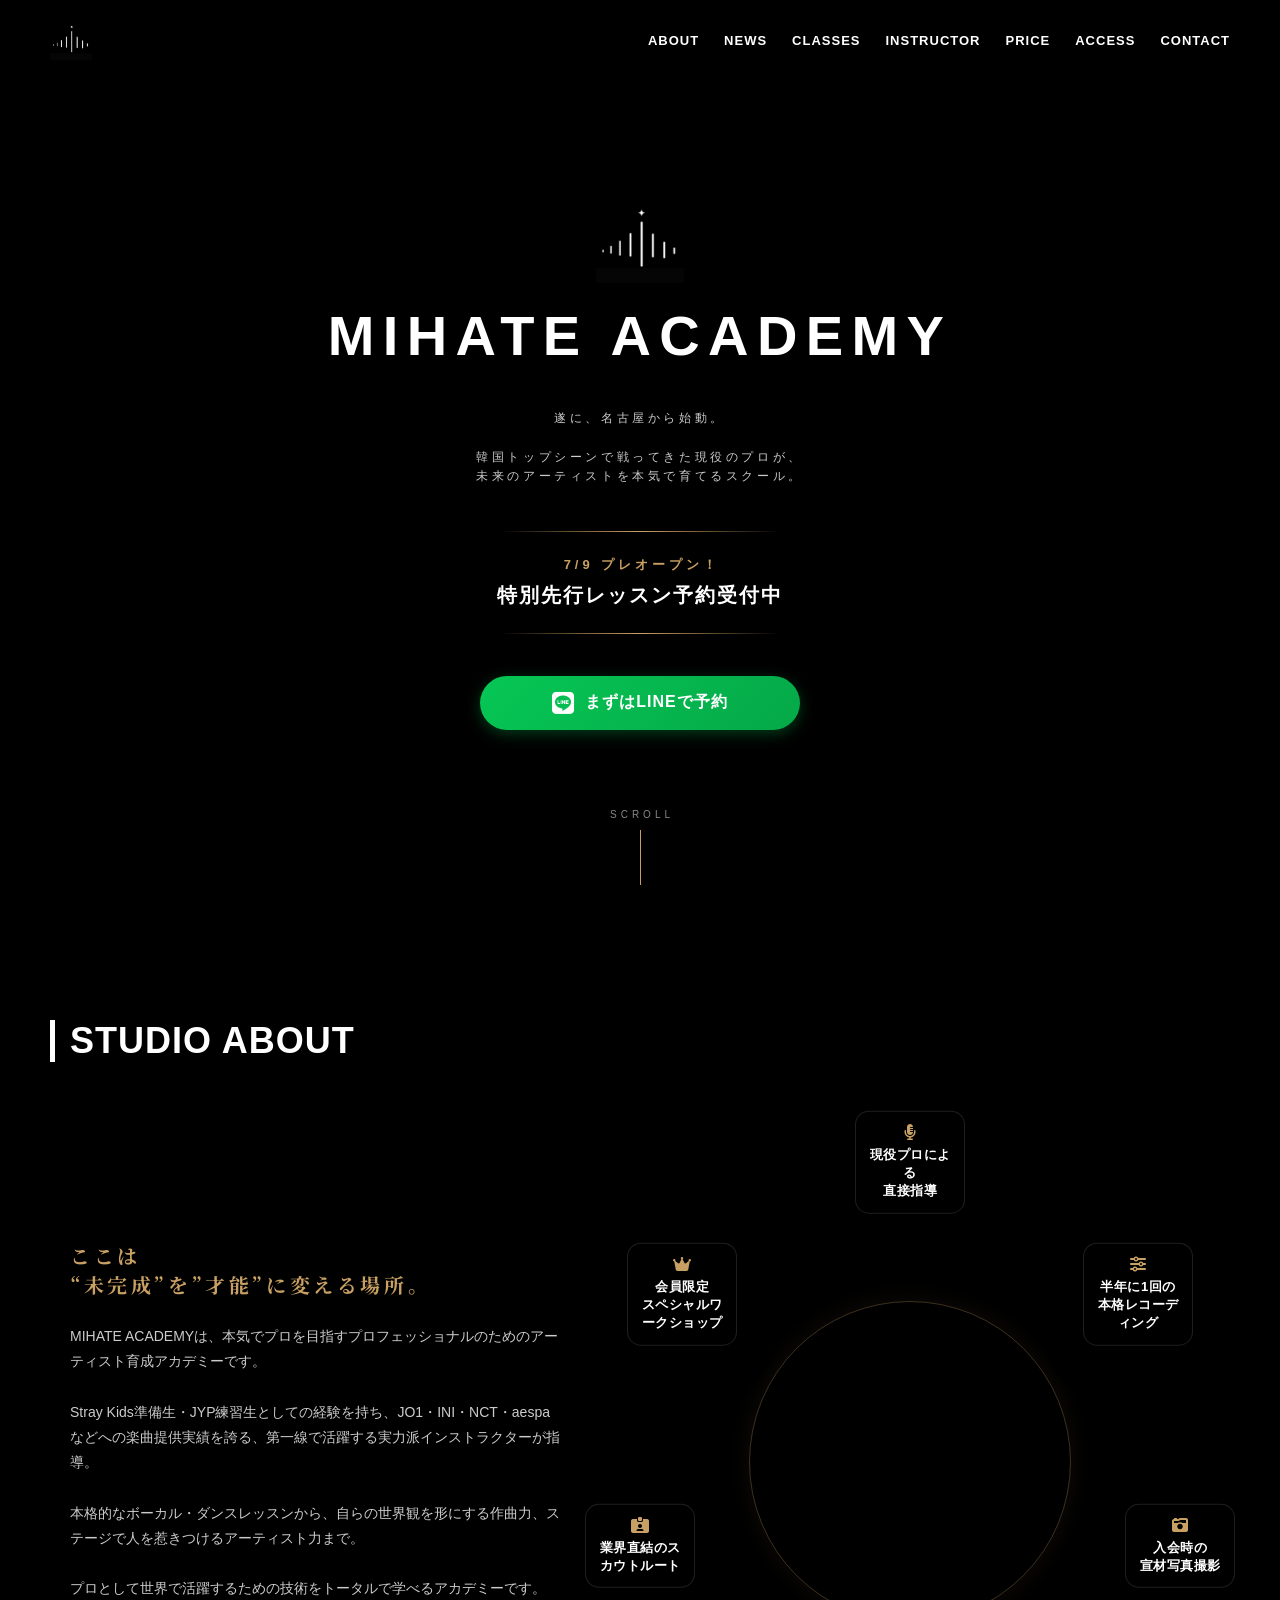
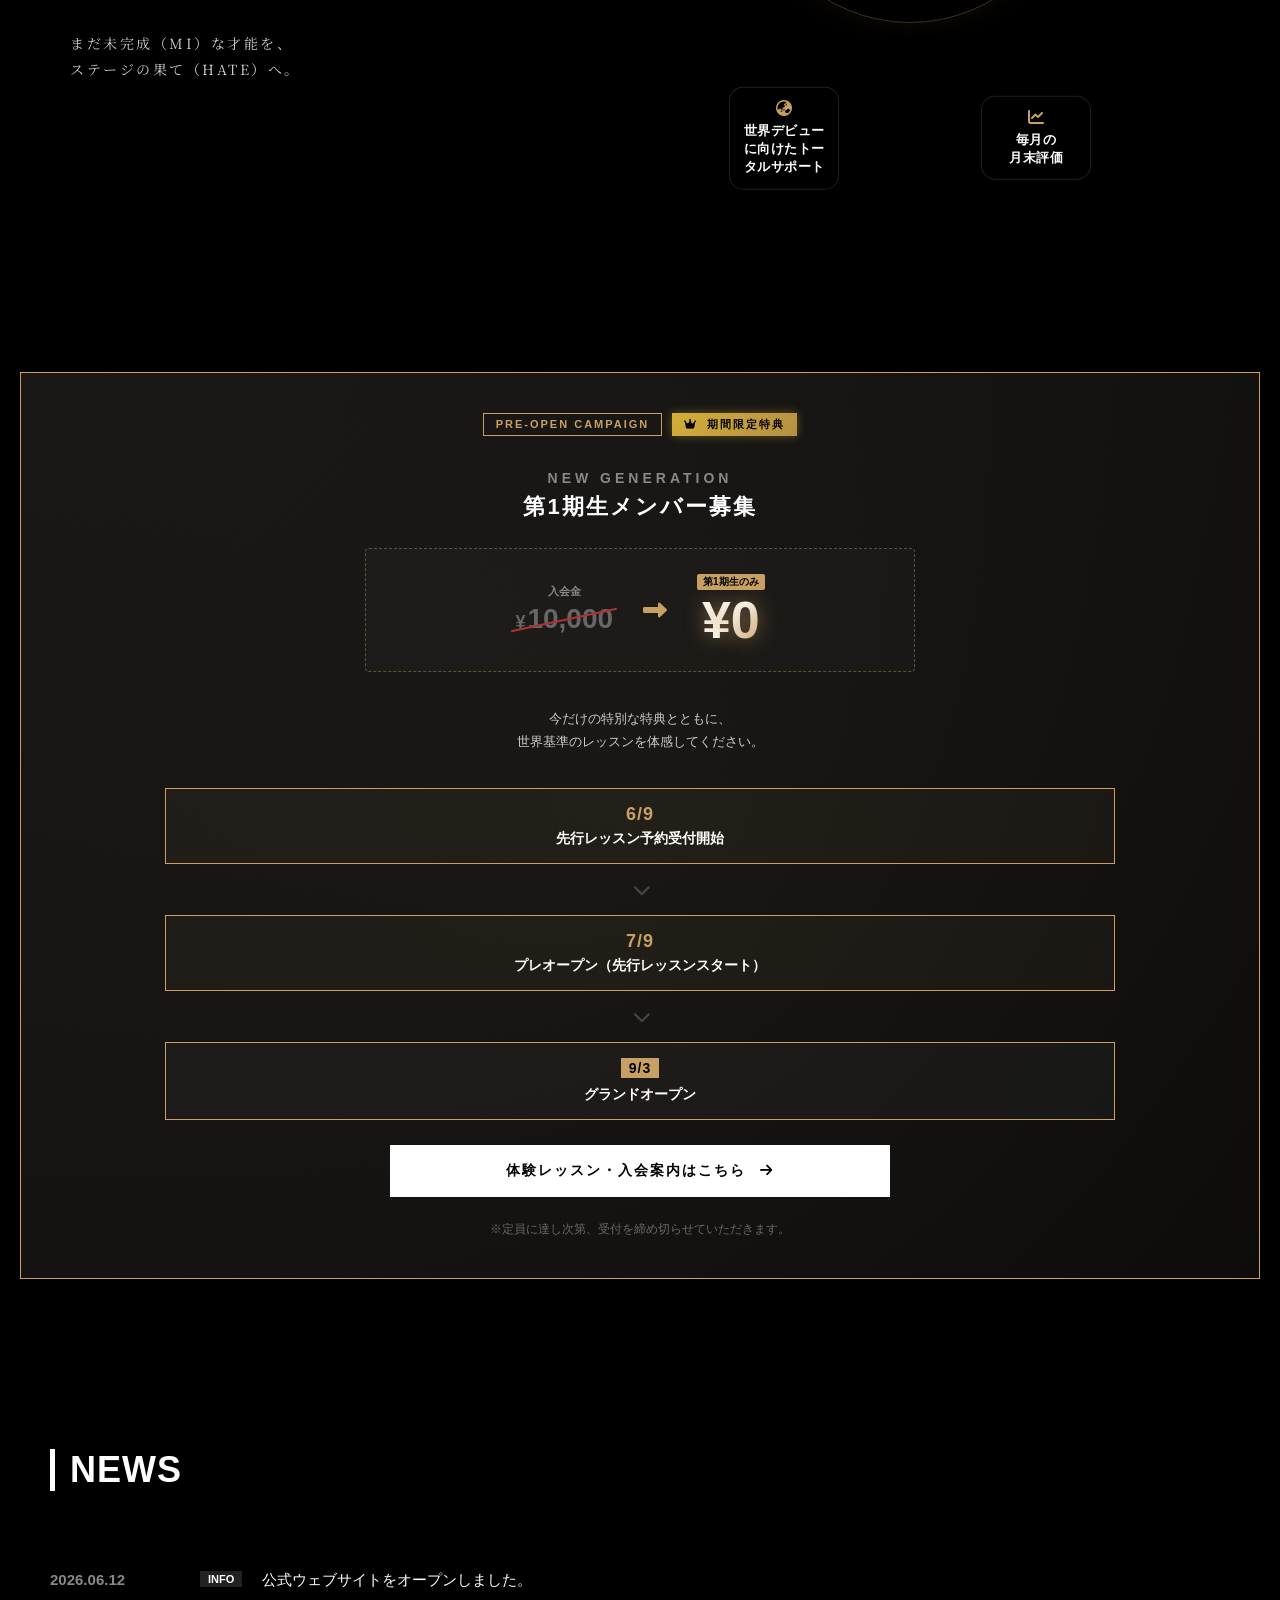
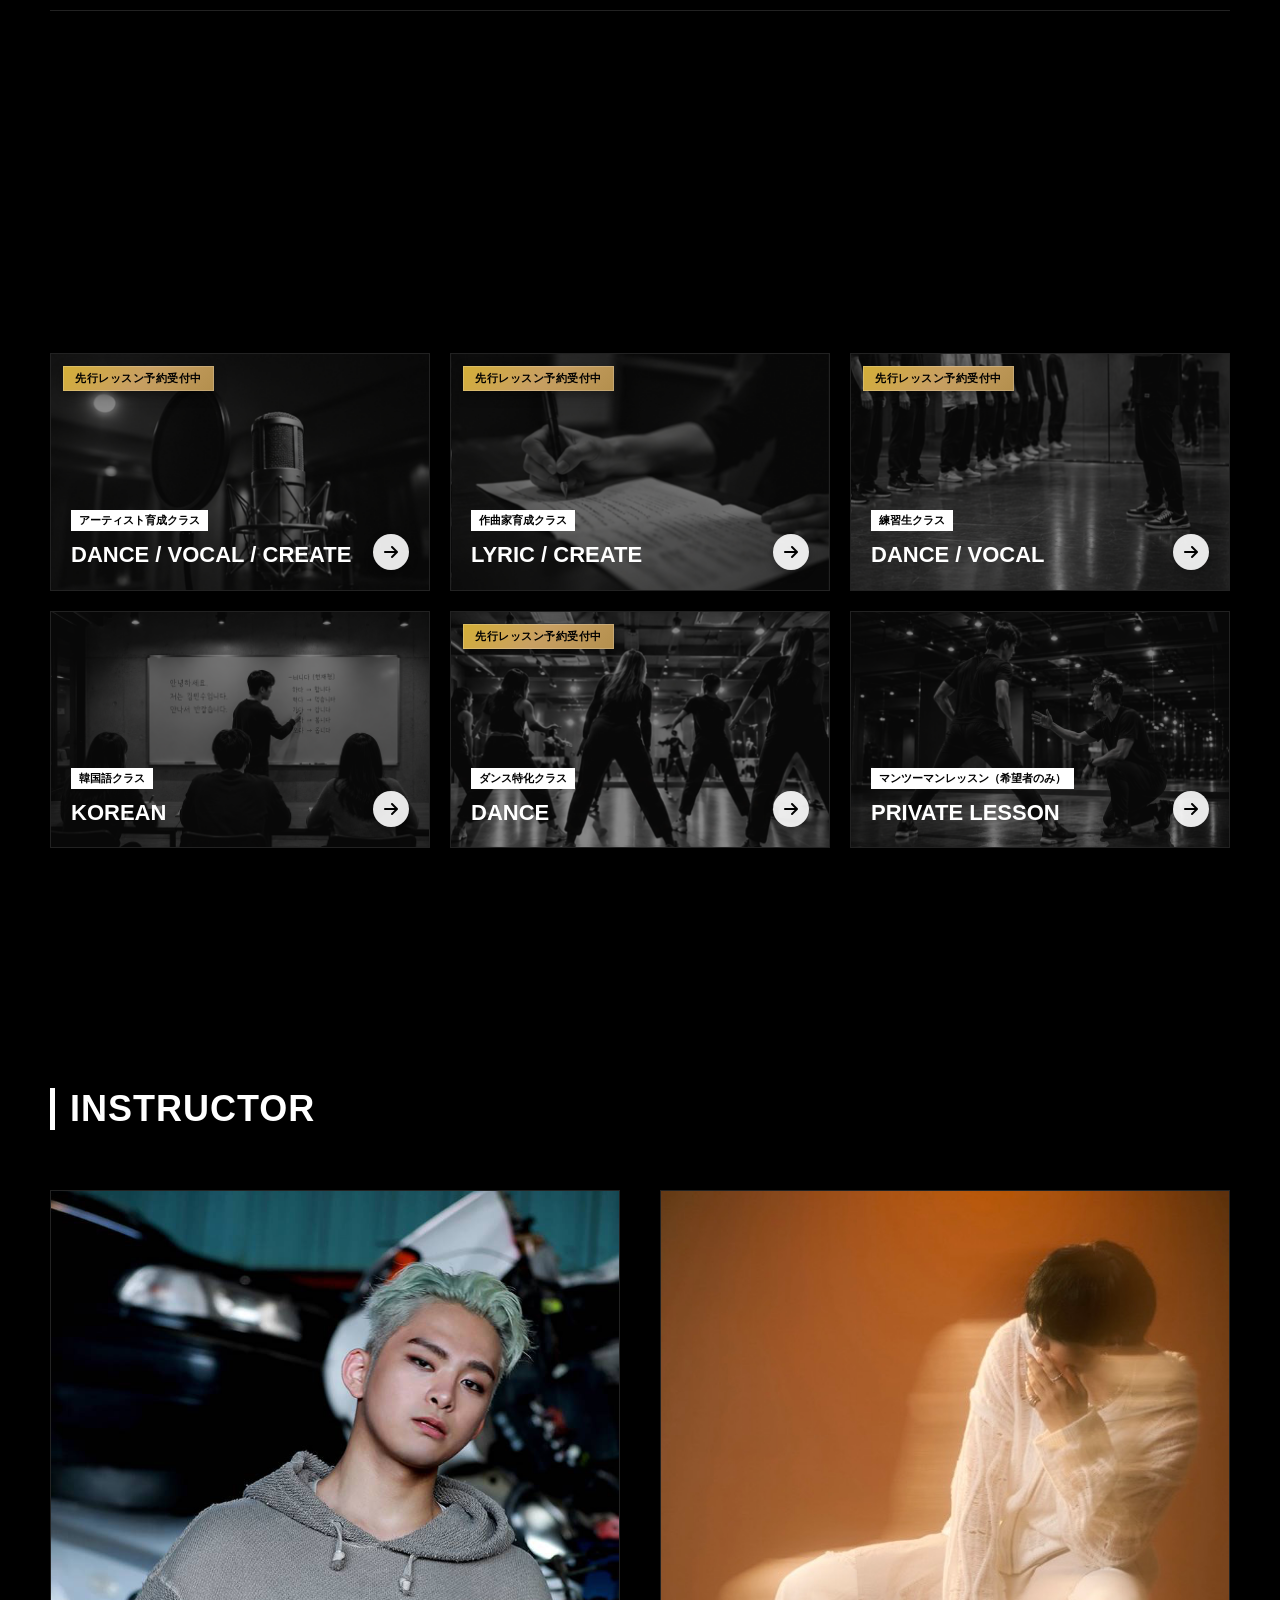
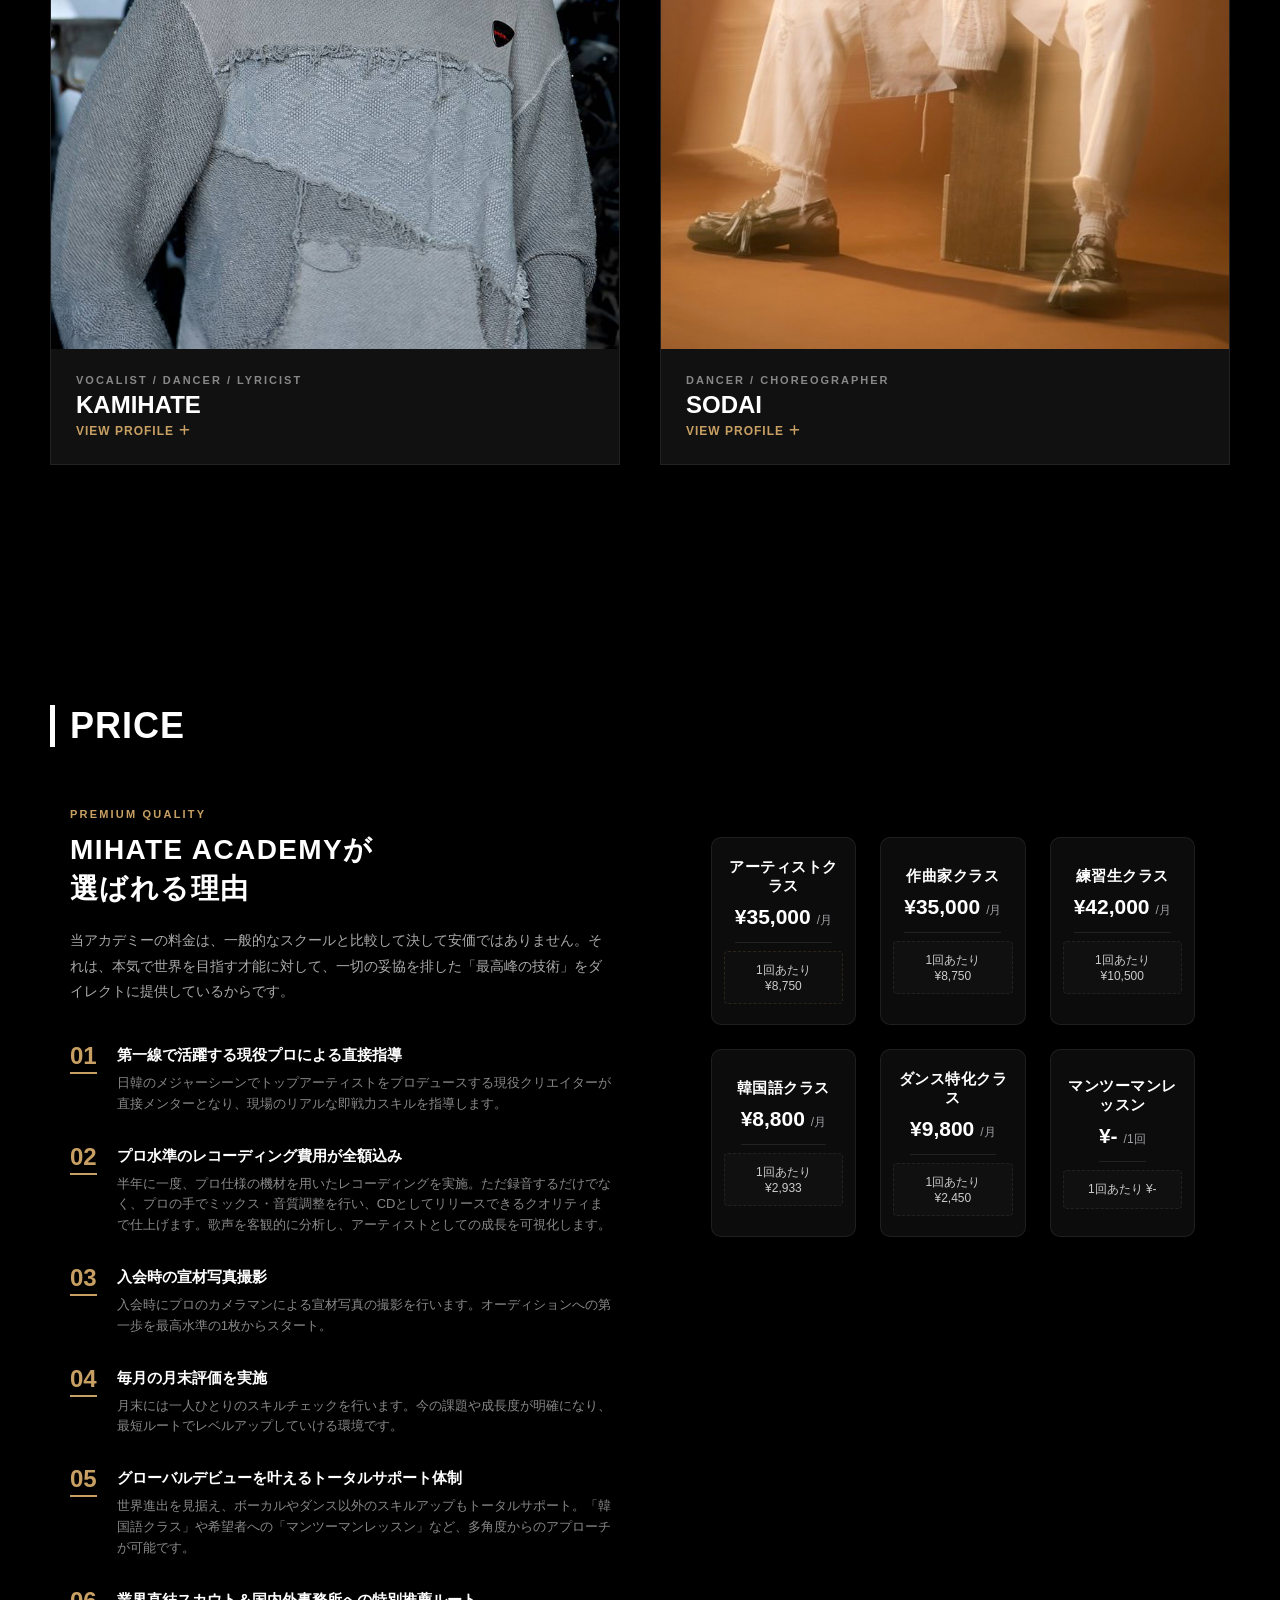
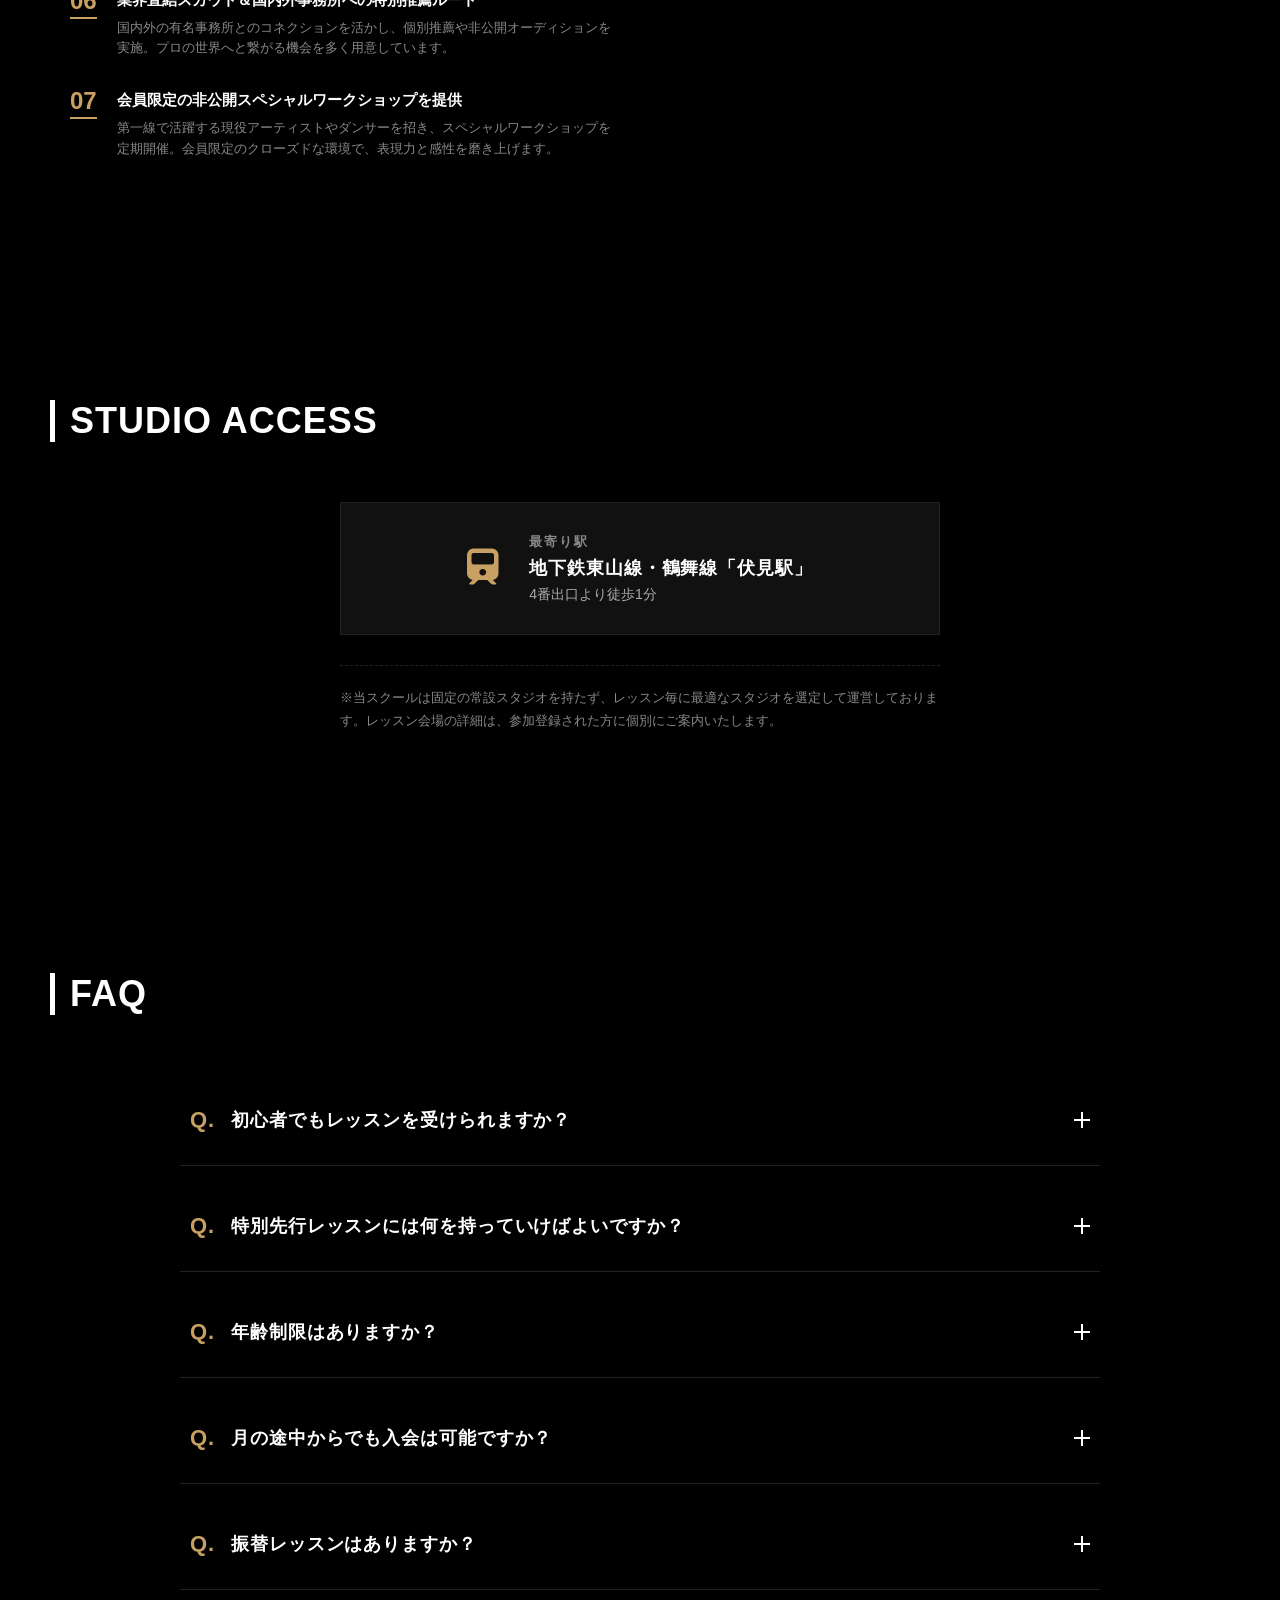
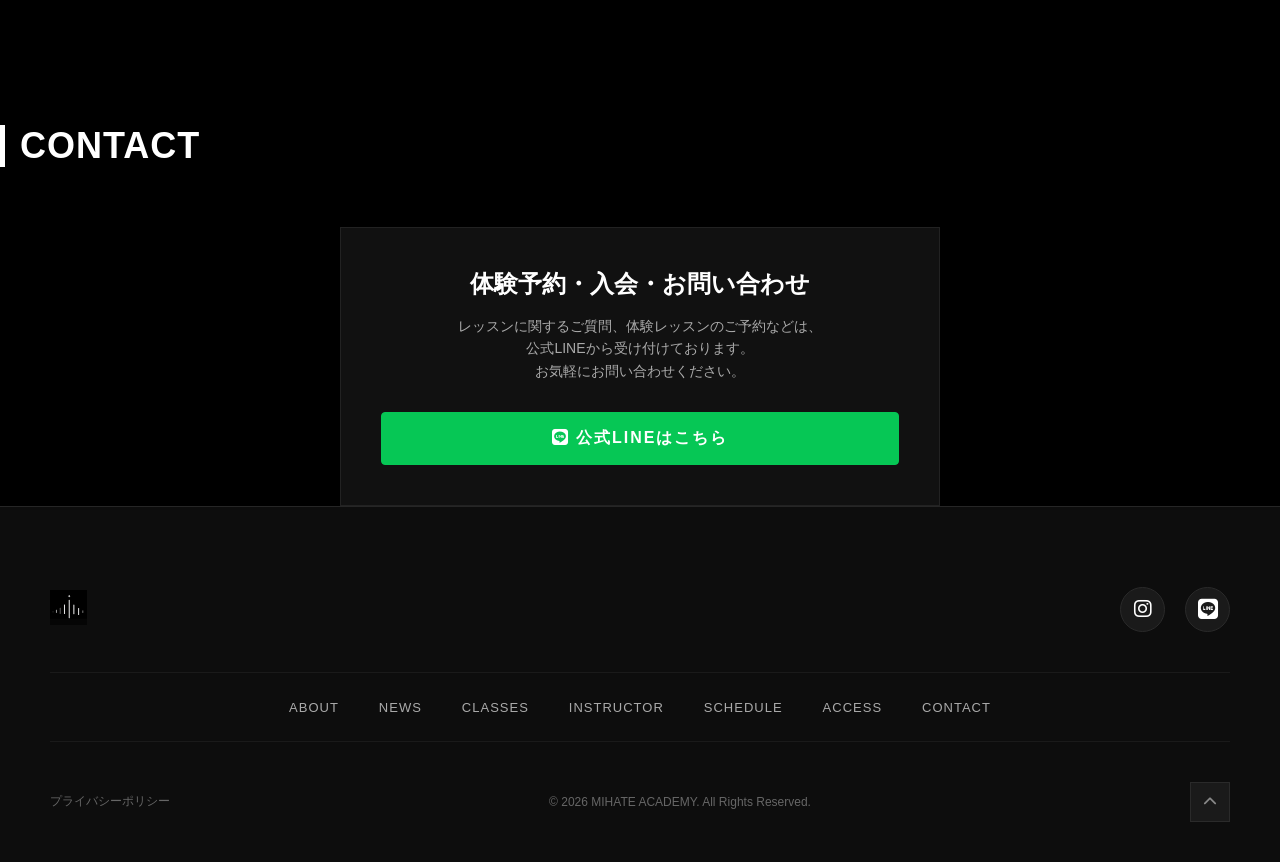
<file: index.html>
<!DOCTYPE html>
<html lang="ja">
<head>
    <meta charset="UTF-8">
    <meta name="viewport" content="width=device-width, initial-scale=1.0">
    
    <meta name="robots" content="noindex, nofollow">
    
    <title>MIHATE ACADEMY｜プロを目指す名古屋のボーカル・作詞作曲スクール</title>
    <meta name="description" content="名古屋でプロのアーティスト、作曲家を目指すならMIHATE ACADEMY。第一線で活躍するプロの講師陣が、ボーカル・ダンス・作詞・作曲まで総合的に指導。未経験からでも本格的なステップアップをバックアップします。">
    <meta name="keywords" content="MIHATE ACADEMY,ミハテアカデミー,ボーカルスクール,作詞作曲スクール,ダンスレッスン,名古屋,プロ育成,練習生">
    
    <meta property="og:site_name" content="MIHATE ACADEMY">
    <meta property="og:title" content="MIHATE ACADEMY｜プロを目指す名古屋のボーカル・作詞作曲スクール">
    <meta property="og:description" content="第一線で活躍するプロが指導する、名古屋の本格派アーティスト・クリエイター育成スクール。">
    <meta property="og:type" content="website">
    <meta property="og:url" content="https://あなたのドメイン.com/"> <meta property="og:image" content="https://あなたのドメイン.com/img/ogp.jpg"> <meta name="twitter:card" content="summary_large_image">
    <meta name="twitter:title" content="MIHATE ACADEMY｜プロを目指す名古屋のボーカル・作詞作曲スクール">
    <meta name="twitter:description" content="第一線で活躍するプロが指導する、名古屋の本格派アーティスト・クリエイター育成スクール。">
    <meta name="twitter:image" content="https://あなたのドメイン.com/img/ogp.jpg">

    <link rel="stylesheet" href="https://cdnjs.cloudflare.com/ajax/libs/font-awesome/6.5.1/css/all.min.css">
    <link rel="stylesheet" href="style.css">
    <link rel="icon" href="img/logo_v2.png" type="image/png">
    
    <script type="application/ld+json">
    {
      "@context": "https://schema.org",
      "@type": "EducationalOrganization",
      "name": "MIHATE ACADEMY",
      "description": "プロのアーティストや作曲家を育成する名古屋の総合スクール",
      "url": "https://あなたのドメイン.com/",
      "logo": "https://あなたのドメイン.com/img/logo_v2.png",
      "address": {
        "@type": "PostalAddress",
        "addressLocality": "名古屋市",
        "addressRegion": "愛知県",
        "addressCountry": "JP"
      }
    }
    </script>
<link rel="preconnect" href="https://fonts.googleapis.com">
    <link rel="preconnect" href="https://fonts.gstatic.com" crossorigin>
    <link href="https://fonts.googleapis.com/css2?family=Noto+Serif+JP:wght@400;700&display=swap" rel="stylesheet">
</head>
<body>

    <header id="top">
        <a href="#" class="logo">
            <img src="img/logo_v2.png" alt="MIHATE ACADEMY" class="logo-img">
        </a>
        
        <button class="menu-btn" aria-label="メニューを開閉する" id="js-menu-btn">
            <span></span>
            <span></span>
            <span></span>
        </button>

        <nav id="js-nav">
            <ul>
                <li><a href="#about">About</a></li>
                <li><a href="#news">News</a></li>
                <li><a href="#classes">Classes</a></li>
                <li><a href="#instructors">Instructor</a></li>
                <li><a href="#price">Price</a></li>
                <!-- <li><a href="#schedule">Schedule</a></li> -->
                <li><a href="#access">Access</a></li>
                <li><a href="#contact">Contact</a></li>
            </ul>
        </nav>
    </header>

<section class="hero" id="home">
        <div class="hero-content">
            <div class="kv-logo-wrap animate-fade-in-up">
                <img src="img/logo_v2.png" alt="MIHATE ACADEMY ロゴ" class="kv-logo">
            </div>
            <h1 class="kv-title animate-fade-in-up delay-text">
                MIHATE ACADEMY
            </h1>
            <p class="hero-lead reveal-fade-up delay-3">遂に、名古屋から始動。<br><br>韓国トップシーンで戦ってきた現役のプロが、<br>未来のアーティストを本気で育てるスクール。</p>
<div class="hero-btn-wrap reveal-fade-up delay-4">
                <div class="announcement-display">
                    <span class="announce-sub">7/9 プレオープン！</span>
                    <span class="announce-main">特別先行レッスン予約受付中</span>
                </div>
                
                <a href="https://lin.ee/r76kFHC" target="_blank" rel="noopener noreferrer" class="btn-line-reserve">
                    <i class="fa-brands fa-line"></i> まずはLINEで予約
                </a>
            </div>
        </div>
        <div class="scroll-down">
            <span>SCROLL</span>
            <div class="arrow"></div>
        </div>
    </section>

<section class="section" id="about">
        <h2 class="section-title reveal-fade-up">Studio About</h2>
        <div class="about-container">
            <div class="about-text reveal-fade-up delay-1">
<h3 style="font-family: 'Noto Serif JP', serif !important; letter-spacing: 0.18em !important;">ここは<br>“未完成”を”才能”に変える場所。</h3>
<p>
    MIHATE ACADEMYは、本気でプロを目指すプロフェッショナルのためのアーティスト育成アカデミーです。<br><br>
    Stray Kids準備生・JYP練習生としての経験を持ち、JO1・INI・NCT・aespaなどへの楽曲提供実績を誇る、第一線で活躍する実力派インストラクターが指導。<br><br>本格的なボーカル・ダンスレッスンから、自らの世界観を形にする作曲力、ステージで人を惹きつけるアーティスト力まで。<br><br>プロとして世界で活躍するための技術をトータルで学べるアカデミーです。<br><br><span style="font-family: 'Noto Serif JP', serif !important; letter-spacing: 0.18em !important; display: inline-block; margin-top: 5px;">まだ未完成（MI）な才能を、<br>ステージの果て（HATE）へ。</span>
</p>
            </div>
            
<div class="about-features-grid is-animated">
                
                <div class="feature-card">
                    <div class="feature-icon-wrap">
                        <i class="fa-solid fa-microphone-lines"></i>
                    </div>
                    <h4>現役プロによる<br>直接指導</h4>
                </div>

                <div class="feature-card">
                    <div class="feature-icon-wrap">
                        <i class="fa-solid fa-sliders"></i>
                    </div>
                    <h4>半年に1回の<br>本格レコーディング</h4>
                </div>

                <div class="feature-card">
                    <div class="feature-icon-wrap">
                        <i class="fa-solid fa-camera-retro"></i>
                    </div>
                    <h4>入会時の<br>宣材写真撮影</h4>
                </div>

                <div class="feature-card">
                    <div class="feature-icon-wrap">
                        <i class="fa-solid fa-chart-line"></i>
                    </div>
                    <h4>毎月の<br>月末評価</h4>
                </div>

                <div class="feature-card">
                    <div class="feature-icon-wrap">
                        <i class="fa-solid fa-earth-asia"></i>
                    </div>
                    <h4>世界デビューに向けたトータルサポート</h4>
                </div>

                <div class="feature-card">
                    <div class="feature-icon-wrap">
                        <i class="fa-solid fa-id-card-clip"></i>
                    </div>
                    <h4>業界直結のスカウトルート</h4>
                </div>

                <div class="feature-card">
                    <div class="feature-icon-wrap">
                        <i class="fa-solid fa-crown"></i>
                    </div>
                    <h4>会員限定<br>スペシャルワークショップ</h4>
                </div>

            </div>
    </section>

   <section class="section-campaign">
        <div class="campaign-container">
            <div class="campaign-badges-wrap">
                <span class="campaign-badge">PRE-OPEN CAMPAIGN</span>
                <!-- お得感を強調する輝くゴールドバッジに変更 -->
                <span class="campaign-badge premium-highlight">
                    <i class="fa-solid fa-crown"></i> 期間限定特典
                </span>
            </div>
            
            <h2 class="campaign-title reveal-fade-up delay-1">
                <span>NEW GENERATION</span><br>
                第1期生メンバー募集
            </h2>

            <div class="price-benefit-display reveal-fade-up delay-2">
                <div class="price-flex-box">
                    <div class="price-item original">
                        <span class="p-label">入会金</span>
                        <span class="p-amount"><span>¥</span>10,000</span>
                    </div>
                    <div class="price-arrow">
                        <i class="fa-solid fa-right-long"></i>
                    </div>
                    <div class="price-item privilege">
                        <span class="p-label">第1期生のみ</span>
                        <span class="p-amount">¥0</span>
                    </div>
                </div>
            </div>

            <p class="campaign-text reveal-fade-up delay-3">
                今だけの特別な特典とともに、<br>世界基準のレッスンを体感してください。
            </p>

<div class="campaign-timeline reveal-fade-up delay-3">
    <div class="timeline-step active">
        <span class="step-date">6/9</span>
        <span class="step-label">先行レッスン予約受付開始</span>
    </div>
    <div class="timeline-arrow"><i class="fa-solid fa-chevron-right"></i></div>
    
    <div class="timeline-step active">
        <span class="step-date">7/9</span>
        <span class="step-label">プレオープン（先行レッスンスタート）</span>
    </div>
    <div class="timeline-arrow"><i class="fa-solid fa-chevron-right"></i></div>
    
    <div class="timeline-step shining-step">
        <span class="step-date">9/3</span>
        <span class="step-label">グランドオープン</span>
    </div>
</div>

            <div class="campaign-cta-wrap reveal-fade-up">
                <a href="entry.html" class="btn-campaign">体験レッスン・入会案内はこちら <i class="fa-solid fa-arrow-right"></i></a>
            </div>
            <p class="campaign-note">※定員に達し次第、受付を締め切らせていただきます。</p>
        </div>
    </section>

    <section class="section" id="news">
        <h2 class="section-title reveal-fade-up">News</h2>
        <ul class="news-list reveal-fade-up delay-1">
            <li class="news-item">
                <span class="news-date">2026.06.12</span>
                <span class="news-badge">Info</span>
                <div class="news-text"><a href="#">公式ウェブサイトをオープンしました。</a></div>
            </li>
        </ul>
    </section>

<section class="section" id="classes">
    <h2 class="section-title reveal-fade-up">Classes</h2>
    <div class="grid-container">
        
        <div class="grid-item js-modal-open" data-modal="artist" style="cursor: pointer;">
        <div class="class-ribbon">先行レッスン予約受付中</div>
            <img src="img/class_01.jpg" alt="Dance" class="grid-item-img">
            <div class="grid-item-content">
                <span class="grid-item-tag">アーティスト育成クラス</span>
                <h3 class="grid-item-title">DANCE / VOCAL / CREATE</h3>
                <div class="grid-item-arrow">
                    <i class="fa-solid fa-arrow-right"></i>
                </div>
            </div>
        </div>

        <div class="grid-item js-modal-open" data-modal="creator" style="cursor: pointer;">
        <div class="class-ribbon">先行レッスン予約受付中</div>
            <img src="img/class_02.jpg" alt="Dance" class="grid-item-img">
            <div class="grid-item-content">
                <span class="grid-item-tag">作曲家育成クラス</span>
                <h3 class="grid-item-title">LYRIC / CREATE</h3>
                <div class="grid-item-arrow">
                    <i class="fa-solid fa-arrow-right"></i>
                </div>
            </div>
        </div>

        <div class="grid-item js-modal-open" data-modal="trainee" style="cursor: pointer;">
        <div class="class-ribbon">先行レッスン予約受付中</div>
            <img src="img/class_03.jpg" alt="Vocal" class="grid-item-img">
            <div class="grid-item-content">
                <span class="grid-item-tag">練習生クラス</span>
                <h3 class="grid-item-title">DANCE / VOCAL</h3>
                <div class="grid-item-arrow">
                    <i class="fa-solid fa-arrow-right"></i>
                </div>
            </div>
        </div>

        <div class="grid-item js-modal-open" data-modal="korean" style="cursor: pointer;">
            <img src="img/class_04.jpg" alt="Korean" class="grid-item-img">
            <div class="grid-item-content">
                <span class="grid-item-tag">韓国語クラス</span>
                <h3 class="grid-item-title">KOREAN</h3>
                <div class="grid-item-arrow">
                    <i class="fa-solid fa-arrow-right"></i>
                </div>
            </div>
        </div>

        <div class="grid-item js-modal-open" data-modal="dance-special" style="cursor: pointer;">
        <div class="class-ribbon">先行レッスン予約受付中</div>
            <img src="img/class_05.jpg" alt="Dance Special" class="grid-item-img">
            <div class="grid-item-content">
                <span class="grid-item-tag">ダンス特化クラス</span>
                <h3 class="grid-item-title">DANCE</h3>
                <div class="grid-item-arrow">
                    <i class="fa-solid fa-arrow-right"></i>
                </div>
            </div>
        </div>

        <div class="grid-item grid-item-option" data-modal="onetoone" style="cursor: pointer;"> 
            <img src="img/class_06.jpg" alt="マンツーマンレッスン" class="grid-item-img">
            <div class="grid-item-content">
                <span class="grid-item-tag badge-option">マンツーマンレッスン（希望者のみ）</span>
                <h3 class="grid-item-title">PRIVATE LESSON</h3>
                <div class="grid-item-arrow">
                    <i class="fa-solid fa-arrow-right"></i>
                </div>
            </div>
        </div>

    </div>
</section>

   <section class="section" id="instructors">
        <h2 class="section-title reveal-fade-up">Instructor</h2>
        
        <div class="instructor-grid">
            <div class="instructor-card reveal-fade-up delay-1" data-ins-modal="ins-kamihate" style="cursor: pointer;">
                <div class="instructor-card-photo">
                    <img src="img/intra_01.jpg" alt="KAMIHATE">
                </div>
                <div class="instructor-card-info">
                    <span class="card-role">VOCALIST / DANCER / LYRICIST</span>
                    <h3 class="card-name-ja">KAMIHATE</h3>
                    <!-- <p class="card-name-en">Kamihate</p> -->
                    <span class="view-more-btn">VIEW PROFILE <i class="fa-solid fa-plus"></i></span>
                </div>
            </div>

            <div class="instructor-card reveal-fade-up delay-2" data-ins-modal="ins-instructor2" style="cursor: pointer;">
                <div class="instructor-card-photo">
                    <img src="img/intra_02.jpg" alt="INSTRUCTOR 02"> </div>
                <div class="instructor-card-info">
                    <span class="card-role">DANCER / CHOREOGRAPHER</span>
                    <h3 class="card-name-ja">SODAI</h3>
                    <!-- <p class="card-name-en">SODAI</p> -->
                    <span class="view-more-btn">VIEW PROFILE <i class="fa-solid fa-plus"></i></span>
                </div>
            </div>
        </div>
    </section>

<div class="ins-modal-overlay" id="ins-kamihate">
    <button class="ins-modal-close" aria-label="閉じる"><i class="fa-solid fa-xmark"></i></button>
    <div class="ins-modal-window">
        <div class="ins-modal-content">
                <div class="instructor-detail-container">
                    <div class="instructor-photo">
                        <img src="img/intra_01.jpg" alt="KAMIHATE">
                    </div>
                    <div class="instructor-profile">
                        <span class="role">VOCALIST / DANCER / LYRICIST</span>
                        <h3 class="name-ja">KAMIHATE</h3>
                        <!-- <p class="name-en">Kamihate</p> -->
                        
                        <p class="bio-text">
                            Stray Kids唯一の日本人準備生やMajor9練習生としてキャリアをスタート。サバイバルオーディション番組『MIXNINE』への出演やメジャーデビューを経て、本場の圧倒的なパフォーマンス力を体得する。<br><br>
                            韓国での活動を基盤としつつも、アーティスト活動の枠を超え、JO1、INI、NCT 127、aespa、山田涼介など、日韓のトップを走るメジャーアーティストの作詞・作曲、ボーカルディレクション、コーラスを多数手がける。<br><br>
                            ダンスのグルーヴを深く知るからこその歌唱アプローチと、時代を捉えるサウンドクリエイト能力を武器に、ボーカル・ダンス・楽曲制作のすべてを統括する次世代のトータルプロデューサー。
                        </p>

                        <div class="biography-block">
                            <h4>Biography & Works</h4>
                            <ul class="history-list">
                        <li>
                            <span class="history-year">2016</span>
                            <span class="history-content">「Stray Kids」準備生</span>
                        </li>
                        <li>
                            <span class="history-year">2017</span>
                            <span class="history-content">「Major9」練習生 / JTBCサバイバルオーディション番組『MIXNINE』出演</span>
                        </li>
                        <li>
                            <span class="history-year">2019</span>
                            <span class="history-content">Woody『이 노래가 클럽에서 나온다면（Fire Up）』バックダンサー</span>
                        </li>
                        <li>
                            <span class="history-year">2020</span>
                            <span class="history-content">ダンス＆ボーカルデュオ「XRO（ジェロ）」としてメジャーデビュー</span>
                        </li>
                        <li>
                            <span class="history-year">2022</span>
                            <span class="history-content">INI『CALL 119』コーラス担当 / 『Password』作詞</span>
                        </li>
                        <li>
                            <span class="history-year">2022</span>
                            <span class="history-content">NCT 127『Colors』ガイドボーカル・ボーカルディレクション・コーラス担当 / 『Sunny Road』ボーカルディレクション・コーラス担当</span>
                        </li>
                        <li>
                            <span class="history-year">2022</span>
                            <span class="history-content">『SMTOWN LIVE』阿修羅ちゃん カバーパフォーマンス ボーカルディレクション・コーラス担当</span>
                        </li>
                        <li>
                            <span class="history-year">2023</span>
                            <span class="history-content">JO1『Venus』作詞・作曲 / CRAXY『FINGER FLICK』作詞・作曲</span>
                        </li>
                        <li>
                            <span class="history-year">2023</span>
                            <span class="history-content">YESUNG『束の間の恋』『Make it summer』コーラス担当 / 『Fruit of Love』ガイドボーカル</span>
                        </li>
                        <li>
                            <span class="history-year">2023</span>
                            <span class="history-content">NCT WISH『WEGO』コーラス担当 / 『Sail Away』ガイドボーカル</span>
                        </li>
                        <li>
                            <span class="history-year">2024</span>
                            <span class="history-content">YUTA（NCT 127）『Butterfly (Depth ver.)』作詞・作曲</span>
                        </li>
                        <li>
                            <span class="history-year">2025</span>
                            <span class="history-content">山田涼介『CARNIVAL』『HUSTLER』作詞</span>
                        </li>
                        <li>
                            <span class="history-year">2025</span>
                            <span class="history-content">CRAVITY『EVERYDAY』作詞・作曲</span>
                        </li>
                        <li>
                            <span class="history-year">2025</span>
                            <span class="history-content">Travis Japan『「幸せ」と「ありがとう」』作曲</span>
                        </li>
                        <li>
                            <span class="history-year">2026</span>
                            <span class="history-content">NAZE『Wanderlust』ボーカルディレクション・コーラス担当 / 『HELLO』『Isn't She Lovely』ボーカルディレクション</span>
                        </li>
                        <li>
                            <span class="history-year">2026</span>
                            <span class="history-content">aespa Winter『blue』日本語歌詞（Japanese Lyrics）担当</span>
                        </li>
                            </ul>
                        </div>
                    </div>
                </div>
            </div>
        </div>
    </div>

<div class="ins-modal-overlay" id="ins-instructor2">
    <button class="ins-modal-close" aria-label="閉じる"><i class="fa-solid fa-xmark"></i></button>
    <div class="ins-modal-window">
        <div class="ins-modal-content">
                <div class="instructor-detail-container">
                    <div class="instructor-photo">
                        <img src="img/intra_02.jpg" alt="CHOREO-M">
                    </div>
                    <div class="instructor-profile">
                        <span class="role">DANCER / CHOREOGRAPHER</span>
                        <h3 class="name-ja">SODAI</h3>
                        <!-- <p class="name-en">Choreo-M</p> -->
                        
                        <p class="bio-text">JYP Entertainmentで約3年間の練習生期間を経験し、『Nizi Project Season 2』への出演を経て、ソロアーティストとしてデビュー。オリジナル楽曲のリリースやライブ出演に加え、作詞・作曲・プロデュースまで幅広く手がけている。<br><br>韓国エンターテインメント業界で培った経験と、現役アーティストとして活動するリアルな視点を活かし、日韓カルチャーを繋ぐ活動を展開。<br><br>また、アーティストとして挑戦を続ける中で培った経験をもとに、一人ひとりの個性や魅力を引き出す指導を実践。表現力やパフォーマンス力の向上をサポートしながら、国内外で活動の幅を広げている次世代アーティスト。
                        </p>

                        <div class="biography-block">
                            <h4>Biography & Works</h4>
                            <ul class="history-list">
                        <li>
                            <span class="history-year">2020</span>
                            <span class="history-content">「JYP Entertainment」練習生として約3年間活動</span>
                        </li>
                        <li>
                            <span class="history-year">2023</span>
                            <span class="history-content">グローバル・ボーイズオーディション番組『Nizi Project Season 2』出演</span>
                        </li>
                        <li>
                            <span class="history-year">2024</span>
                            <span class="history-content">「SONY MUSIC」所属契約、次世代プロジェクトへ参画</span>
                        </li>
                        <li>
                            <span class="history-year">2025</span>
                            <span class="history-content">1st Single「Shining days」でソロデビュー</span>
                        </li>
                        <li>
                            <span class="history-year">現在</span>
                            <span class="history-content">ソロアーティストとして多方面で活動中</span>
                        </li>
                            </ul>
                        </div>
                    </div>
                </div>
            </div>
            </div>
        </div>
    </div>

<!-- <section id="schedule" class="section">
        <h2 class="section-title">LESSON SCHEDULE</h2>
        <div class="schedule-table-wrap">
            <table class="schedule-table">
                <thead>
                    <tr>
                        <th>曜日</th>
                        <th>時間</th>
                        <th>クラス名 / 担当講師</th>
                    </tr>
                </thead>
                <tbody>
                    <tr>
                        <th rowspan="4" style="color: #ffffff; vertical-align: top; padding-top: 20px;">木曜日</th>
                        <td class="schedule-time">18:00〜19:30</td>
                        <td>アーティスト <span style="color: #888; margin-left: 10px;">/ KAMIHATE</span></td>
                    </tr>
                    <tr>
                        <td class="schedule-time">18:00〜19:30</td>
                        <td>ダンス特化（A） <span style="color: #888; margin-left: 10px;">/ SODAI</span></td>
                    </tr>
                    <tr>
                        <td class="schedule-time">19:30〜21:00</td>
                        <td>作曲家 <span style="color: #888; margin-left: 10px;">/ KAMIHATE</span></td>
                    </tr>
                    <tr>
                        <td class="schedule-time">19:30〜21:00</td>
                        <td>ダンス特化（B） <span style="color: #888; margin-left: 10px;">/ SODAI</span></td>
                    </tr>

                    <tr>
                        <th rowspan="2" style="color: #ffffff; vertical-align: top; padding-top: 20px;">金曜日</th>
                        <td class="schedule-time">18:00〜19:00</td>
                        <td>韓国語（A） <span style="color: #888; margin-left: 10px;">/ SODAI</span></td>
                    </tr>
                    <tr>
                        <td class="schedule-time" style="vertical-align: top;">19:00〜22:00</td>
                        <td>
                            <strong style="color: #fff;">練習生（A） <span style="color: #888;">/ KAMIHATE・SODAI</span></strong>
                            <div style="font-size: 13px; color: #aaa; margin-top: 6px;">
                                <div>前半 ｜ 19:00〜20:15</div>
                                <div>後半 ｜ 20:30〜21:45</div>
                            </div>
                        </td>
                    </tr>

                    <tr>
                        <th rowspan="4" style="color: #ffffff; vertical-align: top; padding-top: 20px;">土曜日</th>
                        <td class="schedule-time" style="vertical-align: top;">10:00〜13:00</td>
                        <td>
                            <strong style="color: #fff;">練習生（B） <span style="color: #888;">/ KAMIHATE・SODAI</span></strong>
                            <div style="font-size: 13px; color: #aaa; margin-top: 6px;">
                                <div>前半 ｜ 10:00〜11:15</div>
                                <div>後半 ｜ 11:30〜12:45</div>
                            </div>
                        </td>
                    </tr>
                    <tr>
                        <td class="schedule-time">14:00〜15:00</td>
                        <td>韓国語（B） <span style="color: #888; margin-left: 10px;">/ SODAI</span></td>
                    </tr>
                    <tr>
                        <td class="schedule-time">16:00〜17:30</td>
                        <td>アーティスト or 作曲家 <span style="color: #888; margin-left: 10px;">/ KAMIHATE</span> </td>
                    </tr>
                    <tr>
                        <td class="schedule-time" style="vertical-align: top;">18:00〜21:00</td>
                        <td>
                            <strong style="color: #fff;">練習生（C） <span style="color: #888;">/ KAMIHATE・SODAI</span></strong>
                            <div style="font-size: 13px; color: #aaa; margin-top: 6px;">
                                <div>前半 ｜ 18:00〜19:15</div>
                                <div>後半 ｜ 19:30〜20:45</div>
                            </div>
                        </td>
                    </tr>

                    <tr>
                        <th style="color: #ffffff; vertical-align: top; padding-top: 20px;">日曜日</th>
                        <td class="schedule-time">単発レッスン</td>
                        <td>
                            ワークショップなど、時間・内容は都度決定。
                        </td>
                    </tr>
                </tbody>
            </table>
        </div>
    </section> -->

    <section class="section" id="price">
    <h2 class="section-title reveal-fade-up">Price</h2>
    
    <div class="price-container">
        <div class="price-reason-box reveal-fade-up delay-1">
            <h3 class="reason-heading">
                <span class="reason-sub">PREMIUM QUALITY</span>
                MIHATE ACADEMYが<br class="sp-only">選ばれる理由
            </h3>
            <p class="reason-lead">
                当アカデミーの料金は、一般的なスクールと比較して決して安価ではありません。それは、本気で世界を目指す才能に対して、一切の妥協を排した「最高峰の技術」をダイレクトに提供しているからです。
            </p>
            
            <div class="reason-list">
                <div class="reason-item">
                    <div class="reason-number">01</div>
                    <div class="reason-content">
                        <h4>第一線で活躍する現役プロによる直接指導</h4>
                        <p>日韓のメジャーシーンでトップアーティストをプロデュースする現役クリエイターが直接メンターとなり、現場のリアルな即戦力スキルを指導します。</p>
                    </div>
                </div>
                <div class="reason-item">
                    <div class="reason-number">02</div>
                    <div class="reason-content">
                        <h4>プロ水準のレコーディング費用が全額込み</h4>
                        <p>半年に一度、プロ仕様の機材を用いたレコーディングを実施。ただ録音するだけでなく、プロの手でミックス・音質調整を行い、CDとしてリリースできるクオリティまで仕上げます。歌声を客観的に分析し、アーティストとしての成長を可視化します。</p>
                    </div>
                </div>
                <div class="reason-item">
                    <div class="reason-number">03</div>
                    <div class="reason-content">
                        <h4>入会時の宣材写真撮影</h4>
                        <p>入会時にプロのカメラマンによる宣材写真の撮影を行います。オーディションへの第一歩を最高水準の1枚からスタート。</p>
                    </div>
                </div>
                 <div class="reason-item">
                    <div class="reason-number">04</div>
                    <div class="reason-content">
                        <h4>毎月の月末評価を実施</h4>
                        <p>月末には一人ひとりのスキルチェックを行います。今の課題や成長度が明確になり、最短ルートでレベルアップしていける環境です。</p>
                    </div>
                </div>
                 <div class="reason-item">
                    <div class="reason-number">05</div>
                    <div class="reason-content">
                        <h4>グローバルデビューを叶えるトータルサポート体制</h4>
                        <p>世界進出を見据え、ボーカルやダンス以外のスキルアップもトータルサポート。「韓国語クラス」や希望者への「マンツーマンレッスン」など、多角度からのアプローチが可能です。</p>
                    </div>
                </div>
                <div class="reason-item">
                    <div class="reason-number">06</div>
                    <div class="reason-content">
                        <h4>業界直結スカウト＆国内外事務所への特別推薦ルート</h4>
                        <p>国内外の有名事務所とのコネクションを活かし、個別推薦や非公開オーディションを実施。プロの世界へと繋がる機会を多く用意しています。</p>
                    </div>
                </div>
                <div class="reason-item">
                    <div class="reason-number">07</div>
                    <div class="reason-content">
                        <h4>会員限定の非公開スペシャルワークショップを提供</h4>
                        <p>第一線で活躍する現役アーティストやダンサーを招き、スペシャルワークショップを定期開催。会員限定のクローズドな環境で、表現力と感性を磨き上げます。</p>
                    </div>
                </div>
            </div>
        </div>

<div class="price-cards-wrap mini-version reveal-fade-up delay-2">
    
    <div class="price-card mini featured-card">
        <h4 class="card-class-name">アーティストクラス</h4>
        <div class="card-price-group">
            <div class="card-main-price">¥35,000<span class="period">/月</span></div>
            <div class="card-calc-box">1回あたり ¥8,750</div>
        </div>
    </div>

    <div class="price-card mini">
        <h4 class="card-class-name">作曲家クラス</h4>
        <div class="card-price-group">
            <div class="card-main-price">¥35,000<span class="period">/月</span></div>
            <div class="card-calc-box">1回あたり ¥8,750</div>
        </div>
    </div>

    <div class="price-card mini">
        <h4 class="card-class-name">練習生クラス</h4>
        <div class="card-price-group">
            <div class="card-main-price">¥42,000<span class="period">/月</span></div>
            <div class="card-calc-box">1回あたり ¥10,500</div>
        </div>
    </div>

    <div class="price-card mini">
        <h4 class="card-class-name">韓国語クラス</h4>
        <div class="card-price-group">
            <div class="card-main-price">¥8,800<span class="period">/月</span></div>
            <div class="card-calc-box">1回あたり ¥2,933</div>
        </div>
    </div>

    <div class="price-card mini">
        <h4 class="card-class-name">ダンス特化クラス</h4>
        <div class="card-price-group">
            <div class="card-main-price">¥9,800<span class="period">/月</span></div>
            <div class="card-calc-box">1回あたり ¥2,450</div>
        </div>
    </div>

    <div class="price-card mini">
        <h4 class="card-class-name">マンツーマンレッスン</h4>
        <div class="card-price-group">
            <div class="card-main-price">¥-<span class="period">/1回</span></div>
            <div class="card-calc-box">1回あたり ¥-</div>
        </div>
    </div>

</div>
        </div>
    </section>

<section class="section" id="access">
        <h2 class="section-title reveal-fade-up">Studio Access</h2>
        <div class="access-container reveal-fade-up delay-1">
            <div class="access-station-card">
                <div class="station-icon">
                    <i class="fa-solid fa-train"></i>
                </div>
                <div class="station-info">
                    <h4>最寄り駅</h4>
                    <span class="station-name">地下鉄東山線・鶴舞線「伏見駅」</span>
                    <span class="route-detail">4番出口より徒歩1分</span>
                </div>
            </div>
            <p class="studio-note">
                ※当スクールは固定の常設スタジオを持たず、レッスン毎に最適なスタジオを選定して運営しております。レッスン会場の詳細は、参加登録された方に個別にご案内いたします。
            </p>
        </div>
    </section>


    

    <section class="section" id="faq">
        <h2 class="section-title reveal-fade-up">FAQ</h2>
        <div class="faq-container reveal-fade-up delay-1">
            
            <div class="faq-item">
                <button class="faq-question js-faq-trigger">
                    <span>初心者でもレッスンを受けられますか？</span>
                    <span class="faq-icon"></span>
                </button>
                <div class="faq-answer">
                    <div class="faq-answer-content">
                        はい、未経験の方でも大歓迎です。どのクラスも、基礎から徹底的に指導しますので、歌やダンスが初めての方でも安心してステップアップできる環境を整えています。
                    </div>
                </div>
            </div>

            <div class="faq-item">
                <button class="faq-question js-faq-trigger">
                    <span>特別先行レッスンには何を持っていけばよいですか？</span>
                    <span class="faq-icon"></span>
                </button>
                <div class="faq-answer">
                    <div class="faq-answer-content">
                        動きやすい服装、室内用スニーカー、飲み物、筆記用具、レッスン料（5,500円※現金のみ）をお持ちください。
                    </div>
                </div>
            </div>

            <div class="faq-item">
                <button class="faq-question js-faq-trigger">
                    <span>年齢制限はありますか？</span>
                    <span class="faq-icon"></span>
                </button>
                <div class="faq-answer">
                    <div class="faq-answer-content">練習生コースについては、9歳〜19歳までを対象としております。プロを目指す上で、早い段階から経験を積むことは大きな強みとなるため、若い世代の育成にも力を入れています。<br><br>※「受講中に19歳を過ぎたら退会になるか」というご質問を多くいただきますが、入会時点で19歳であれば期間終了までそのまま継続して受講いただけますのでご安心ください。<br><br>そのほかのコースについては年齢制限を設けておりません。<br> 「本気で表現を学びたい」「アーティストとして挑戦したい」という強い想いがあれば、年齢に関係なく挑戦していただける環境です。<br><br>一人ひとりの個性や目標、熱量に寄り添いながら、実践的なスキル習得と成長を全力でサポートいたします。
                    </div>
                </div>
            </div>

            <div class="faq-item">
                <button class="faq-question js-faq-trigger">
                    <span>月の途中からでも入会は可能ですか？</span>
                    <span class="faq-icon"></span>
                </button>
                <div class="faq-answer">
                    <div class="faq-answer-content">当アカデミーは一貫した特別カリキュラムを提供する特性上、ご入会の時期を原則として「9月」および「4月」の年2回に限定しております。<br><br>入会受付や体験レッスンは年間を通じて随時行っておりますので、次期シーズンからの受講をご希望の方はお早めにお申し込みください。
                    </div>
                </div>
            </div>

             <div class="faq-item">
                <button class="faq-question js-faq-trigger">
                    <span>振替レッスンはありますか？</span>
                    <span class="faq-icon"></span>
                </button>
                <div class="faq-answer">
                    <div class="faq-answer-content">
                        当アカデミーのレッスンは、限られた時間で最大限の成果を出すため、一貫した特別カリキュラムに沿って進行しております。そのため、お客様都合でお休みされた場合の振替対応は行っておりません。何卒ご理解いただけますと幸いです。<br>
                        講師の都合や、天候不良等によりやむを得ず休講となった場合については、振替レッスンを実施いたします。
                    </div>
                </div>
            </div>

        </div>
    </section>

<section id="contact" class="contact-section">
    <div class="contact-inner">
        <h2 class="section-title">CONTACT</h2>
        
        <div class="contact-container">
            <div class="contact-box">
                <h3>体験予約・入会・お問い合わせ</h3>
                <p>
                    レッスンに関するご質問、体験レッスンのご予約などは、<br>
                    公式LINEから受け付けております。<br>お気軽にお問い合わせください。
                </p>
                
                <div class="cta-buttons">
                    <a href="https://lin.ee/r76kFHC" class="btn btn-block btn-line" target="_blank" rel="noopener noreferrer">
                        <i class="fab fa-line"></i> 公式LINEはこちら
                    </a>
                </div>
            </div>
        </div>
    </div>
</section>

    <div id="class-modal" class="modal-overlay">
        <div class="modal-window">
            <button class="modal-close" id="js-modal-close" aria-label="閉じる">✕</button>
            <div class="modal-content">
                <span class="modal-tag" id="modal-tag"></span>
                <h3 class="modal-title" id="modal-title"></h3>
                <div class="modal-body" id="modal-body"></div>
            </div>
        </div>
    </div>

    <footer>
        <div class="footer-inner">
            <div class="footer-top">
                <div class="footer-logo">
                    <img src="img/logo_v2.png" alt="MIHATE ACADEMY">
                </div>
                <div class="footer-sns">
                    <a href="https://www.instagram.com/mihate.academy/" class="footer-sns-icon instagram" aria-label="Instagram">
                        <i class="fa-brands fa-instagram"></i>
                    </a>
                    <a href="https://lin.ee/r76kFHC" class="footer-sns-icon line" aria-label="LINE">
                        <i class="fa-brands fa-line"></i>
                    </a>
                </div>
            </div>

            <nav class="footer-nav">
                <ul>
                    <li><a href="#about">About</a></li>
                    <li><a href="#news">News</a></li>
                    <li><a href="#classes">Classes</a></li>
                    <li><a href="#instructors">Instructor</a></li>
                    <li><a href="#schedule">Schedule</a></li>
                    <li><a href="#access">Access</a></li>
                    <li><a href="#contact">Contact</a></li>
                </ul>
            </nav>

            <div class="footer-bottom">
                <div class="footer-sub-links">
                    <a href="privacy.html">プライバシーポリシー</a>
                    <!-- <a href="legal.html">特定商取引法に基づく表記</a> -->
                </div>
                <p class="copyright">© 2026 MIHATE ACADEMY. All Rights Reserved.</p>
                <a href="#" class="pagetop-btn" aria-label="ページトップへ戻る">
                    <i class="fa-solid fa-chevron-up"></i>
                </a>
            </div>
        </div>
    </footer>

   <script>
        // 1. ハンバーガーメニューの開閉制御
        const menuBtn = document.getElementById('js-menu-btn');
        const nav = document.getElementById('js-nav');
        const body = document.body;
        const navLinks = document.querySelectorAll('#js-nav a');

        menuBtn.addEventListener('click', () => {
            menuBtn.classList.toggle('is-active');
            nav.classList.toggle('is-active');
            body.classList.toggle('menu-open');
        });

        navLinks.forEach(link => {
            link.addEventListener('click', () => {
                menuBtn.classList.remove('is-active');
                nav.classList.remove('is-active');
                body.classList.remove('menu-open');
            });
        });

        // 2. スクロールアニメーションの制御
        const revealCallback = (entries, observer) => {
            entries.forEach(entry => {
                if (entry.isIntersecting) {
                    entry.target.classList.add('is-visible');
                    observer.unobserve(entry.target);
                }
            });
        };

        const revealObserver = new IntersectionObserver(revealCallback, {
            root: null,
            rootMargin: '0px 0px -15% 0px',
            threshold: 0
        });

        const revealElements = document.querySelectorAll('.reveal-fade-up');
        revealElements.forEach(element => {
            revealObserver.observe(element);
        });

        // 3. クラス詳細モーダルのデータオブジェクト
        const modalData = {
            artist: {
                tag: "アーティスト育成クラス",
                title: "DANCE / VOCAL / CREATE",
                body: `
                    <p class="modal-desc">プロのアーティストとしてステージに立つための総合クラス。ボーカル・ダンス・魅せ方の全てを第一線で活躍するプロが指導します。</p>
                    <table class="modal-table">
                        <tr><th>内容</th><td>ボーカル・ダンス・総合クリエイティブ</td></tr>
                        <tr><th>年齢制限</th><td>なし</td></tr>
                        <tr><th>所要時間</th><td>1時間30分<small>（月4回）</small></td></tr>
                        <tr><th>定員</th><td>各クラス10名</td></tr>
                        <tr>
                            <th>日程</th>
                            <td>
                                <div class="modal-schedule-list">
                                    <div class="modal-schedule-item">
                                        <span class="day-badge">木曜</span>
                                        <span class="time-text">18:00~19:30</span>
                                    </div>
                                </div>
                                <div class="modal-schedule-list">
                                    <div class="modal-schedule-item">
                                        <span class="day-badge">土曜</span>
                                        <span class="time-text">18:00~19:30</span>
                                    </div>
                                </div>
                            </td>
                        </tr>
                        <tr><th>月謝</th><td>¥35,000 <small>(税込)</small></td></tr>
                    </table>
                    <div class="modal-line-cta">
                        <div class="cta-text-wrap">
                            <span class="cta-sub">＼ 7～8月限定のチャンス！ ／</span>
                            <p class="cta-main">先行レッスン予約受付中！</p>
                        </div>
                        <a href="https://lin.ee/r76kFHC" target="_blank" rel="noopener noreferrer" class="cta-line-btn">
                            <i class="fa-brands fa-line"></i> 公式LINEから予約する
                        </a>
                    </div>
                `
            },
            creator: {
                tag: "作曲家育成クラス",
                title: "LYRIC / CREATE",
                body: `
                    <p class="modal-desc">自らの世界を形にする、作詞・作曲・サウンドクリエイトに特化したクラス。時代を捉える楽曲制作のノウハウを習得します。</p>
                    <table class="modal-table">                        
                        <tr><th>内容</th><td>作詞・作曲・サウンドクリエイト</td></tr>
                        <tr><th>年齢制限</th><td>なし</td></tr>
                        <tr><th>所要時間</th><td>1時間30分<small>（月4回）</small></td></tr>
                        <tr><th>定員</th><td>10名</td></tr>
                        <tr>
                            <th>日程</th>
                            <td>
                                <div class="modal-schedule-list">
                                    <div class="modal-schedule-item">
                                        <span class="day-badge">木曜</span>
                                        <span class="time-text">19:45~21:15</span>
                                    </div>
                                </div>
                            </td>
                        </tr>
                        <tr><th>月謝</th><td>¥35,000 <small>(税込)</small></td></tr>
                    </table>
                                        <div class="modal-line-cta">
                        <div class="cta-text-wrap">
                            <span class="cta-sub">＼ 7～8月限定のチャンス！ ／</span>
                            <p class="cta-main">先行レッスン予約受付中！</p>
                        </div>
                        <a href="https://lin.ee/r76kFHC" target="_blank" rel="noopener noreferrer" class="cta-line-btn">
                            <i class="fa-brands fa-line"></i> 公式LINEから予約する
                        </a>
                    </div>
                `
            },
trainee: {
                tag: "練習生クラス",
                title: "DANCE / VOCAL",
                body: `
                    <p class="modal-desc">
                        プロデビュー、プロダクション所属を本気で目指す方のための特別育成クラスです。
                    </p>
                    <table class="modal-table">
                        <tr><th>内容</th><td>ダンス・ボーカル</td></tr>
                        <tr><th>年齢制限</th><td>9歳〜19歳<small> ※入会時</small></td></tr>
                        <tr><th>定員</th><td>各クラス25名</td></tr>
                        <tr>
                            <th>日程</th>
                            <td>
                                <div class="modal-schedule-list">
                                    <div class="modal-schedule-item">
                                        <span class="day-badge" style="background: #222;">金曜</span>
                                        <span class="time-text">19:00~21:45</span>
                                    </div>
                                </div>
                                <div style="font-size: 11px; color: #ff4d4d; line-height: 1.4; margin-top: 8px; font-weight: normal;">
                                    ※上記はあくまでプレオープン期間中のスケジュールとなります
                                </div>
                            </td>
                        </tr>
                        <tr><th>月謝</th><td>¥42,000 <small>(税込)</small></td></tr>
                    </table>

                    <div style="margin-top: 20px; background-color: #111; border: 1px solid #222; padding: 12px 15px; border-radius: 4px;">
                        <p style="font-size: 11px; color: #888; font-weight: bold; margin-bottom: 4px;">【本オープン後のスケジュールについて】</p>
                        <p style="font-size: 11px; color: #ccc; line-height: 1.5; margin: 0; font-weight: normal;">練習生クラスは、<strong>ダンスパートとボーカルパートで別日にレッスンを実施</strong>いたします。<br>特にボーカルパートは、一人ひとりへの細かな指導を行うため、8〜9名の少人数クラスに分割してレッスンを行います。<br><br>そのため、<strong>毎週金曜日と土曜日のPM（午後）の両日にそれぞれのレッスンが固定スケジュールとして組まれる形となり、週2回（両日とも）通っていただく必要</strong>があります。詳しいスケジュールの詳細は、体験時にご案内させていただきます。
                        </p>
                    </div>

                                        <div class="modal-line-cta">
                        <div class="cta-text-wrap">
                            <span class="cta-sub">＼ 7～8月限定のチャンス！ ／</span>
                            <p class="cta-main">先行レッスン予約受付中！</p>
                        </div>
                        <a href="https://lin.ee/r76kFHC" target="_blank" rel="noopener noreferrer" class="cta-line-btn">
                            <i class="fa-brands fa-line"></i> 公式LINEから予約する
                        </a>
                    </div>
                `
            },
            korean: {
                tag: "韓国語クラス",
                title: "KOREAN / GLOBAL",
                body: `
                    <p class="modal-desc">グローバルな活動を見据え、実践的な韓国語を基礎から学ぶクラスです。少人数制で一人ひとりに合わせた丁寧な指導を行います。</p>
                    <table class="modal-table">
                        <tr><th>内容</th><td>韓国語基礎・応用</td></tr>
                        <tr><th>年齢制限</th><td>なし</td></tr>
                        <tr><th>所要時間</th><td>1時間</td></tr>
                        <tr><th>定員</th><td>各クラス6名</td></tr>
                        <tr>
                            <th>日程</th>
                            <td>
                              <div class="modal-schedule-list">
                                    <div class="modal-schedule-item">
                                        <span class="day-badge">金曜</span>
                                        <span class="time-text">18:45~19:45</span>
                                    </div>
                                </div>
                                <div class="modal-schedule-list">
                                    <div class="modal-schedule-item">
                                        <span class="day-badge">土曜</span>
                                        <span class="time-text">16:45~17:45</span>
                                    </div>
                                </div>
                            </td>
                        </tr>
                        <tr><th>月謝</th><td>¥8,900 <small>(税込)</small></td></tr>
                    </table>
                `
            },
            "dance-special": {
                tag: "ダンス特化クラス",
                title: "DANCE",
                body: `
                    <p class="modal-desc">K-POPの基礎レッスンから、カバーダンスなど、ダンススキルをトータルで磨き上げる特化型クラスです。</p>
                    <table class="modal-table">
                        <tr><th>内容</th><td>ダンス基礎・応用</td></tr>
                        <tr><th>年齢制限</th><td>なし</td></tr>
                        <tr><th>所要時間</th><td>1時間30分</td></tr>
                        <tr><th>定員</th><td>なし</td></tr>
                        <tr>
                            <th>日程</th>
                            <td>
                              <div class="modal-schedule-list">
                                    <div class="modal-schedule-item">
                                        <span class="day-badge">木曜</span>
                                        <span class="time-text">18:00~19:30</span>
                                    </div>
                                </div>
                                <div class="modal-schedule-list">
                                    <div class="modal-schedule-item">
                                        <span class="day-badge">木曜</span>
                                        <span class="time-text">19:45~21:15</span>
                                    </div>
                                </div>
                            </td>
                        </tr>
                        <tr><th>月謝</th><td>¥9,900 <small>(税込)</small></td></tr>
                    </table>

                                        <div class="modal-line-cta">
                        <div class="cta-text-wrap">
                            <span class="cta-sub">＼ 7～8月限定のチャンス！ ／</span>
                            <p class="cta-main">先行レッスン予約受付中！</p>
                        </div>
                        <a href="https://lin.ee/r76kFHC" target="_blank" rel="noopener noreferrer" class="cta-line-btn">
                            <i class="fa-brands fa-line"></i> 公式LINEから予約する
                        </a>
                    </div>
                `
            },
            onetoone: {
                tag: "マンツーマンレッスン（希望者）",
                title: "PRIVATE LESSON",
                body: `
                    <p class="modal-desc">一人ひとりの目的や課題に完全にコミットする、完全オーダーメイドの個人レッスン。苦手克服からオーディション直前対策まで対応します。</p>
                    <table class="modal-table">
                        <tr><th>料金</th><td>-</td></tr>
                        <tr>
                            <th>日程</th>
                            <td>
                                <div class="modal-schedule-list">
                                    <div class="modal-schedule-item">
                                        <span class="time-text">講師とスケジュールを調整のうえ決定</span>
                                    </div>
                                </div>
                            </td>
                        </tr>
                        <tr><th>対象</th><td>当スクール在籍生</td></tr>
                    </table>
                `
            }
        };

        // 【修正】3. クラス詳細モーダルの制御
        const modalTriggers = document.querySelectorAll('.js-modal-open, .grid-item-option'); // 両方のクラスに対応
        const classModal = document.getElementById('class-modal'); // IDを実態に合わせました
        const closeBtn = document.getElementById('js-modal-close');
        
        // モーダル内部の書き換え用要素
        const modalTag = document.getElementById('modal-tag');
        const modalTitle = document.getElementById('modal-title');
        const modalBody = document.getElementById('modal-body');

        // モーダルを開く処理
        modalTriggers.forEach(trigger => {
            trigger.addEventListener('click', () => {
                const modalKey = trigger.getAttribute('data-modal');
                const data = modalData[modalKey];

                if (data && classModal) {
                    // データをモーダルに注入
                    modalTag.textContent = data.tag;
                    modalTitle.textContent = data.title;
                    modalBody.innerHTML = data.body;

                    // モーダルを表示してベースのスクロールをロック
                    classModal.classList.add('is-active');
                    body.classList.add('modal-open'); 
                }
            });
        });

        // モーダルを閉じる処理
        const closeClassModal = () => {
            if (classModal) {
                classModal.classList.remove('is-active');
                body.classList.remove('modal-open');
            }
        };

        if (closeBtn) {
            closeBtn.addEventListener('click', (e) => {
                e.stopPropagation();
                closeClassModal();
            });
        }

        if (classModal) {
            classModal.addEventListener('click', (e) => {
                if (e.target === classModal) {
                    closeClassModal();
                }
            });
        }

        // 講師用モーダルの制御
        const instructorCards = document.querySelectorAll('.instructor-card');
        const insModalOverlays = document.querySelectorAll('.ins-modal-overlay');

        instructorCards.forEach(card => {
            card.addEventListener('click', () => {
                const modalId = card.getAttribute('data-ins-modal');
                const targetModal = document.getElementById(modalId);
                if (targetModal) {
                    targetModal.classList.add('is-active');
                    body.classList.add('menu-open'); // 講師用は既存通りmenu-openを使用
                }
            });
        });

        insModalOverlays.forEach(overlay => {
            const closeBtn = overlay.querySelector('.ins-modal-close');
            
            const closeModal = () => {
                overlay.classList.remove('is-active');
                body.classList.remove('menu-open');
            };

            if (closeBtn) {
                closeBtn.addEventListener('click', (e) => {
                    e.stopPropagation();
                    closeModal();
                });
            }

            overlay.addEventListener('click', (e) => {
                if (e.target === overlay) {
                    closeModal();
                }
            });
        });

        // 4. FAQアコーディオンの制御
        const faqTriggers = document.querySelectorAll('.js-faq-trigger');

        faqTriggers.forEach(trigger => {
            trigger.addEventListener('click', () => {
                const item = trigger.parentNode;
                const answer = trigger.nextElementSibling;

                if (item.classList.contains('is-open')) {
                    item.classList.remove('is-open');
                    answer.style.maxHeight = null;
                } else {
                    item.classList.add('is-open');
                    answer.style.maxHeight = answer.scrollHeight + "px";
                }
            });
        });
    </script>

</body>
</html>
</file>
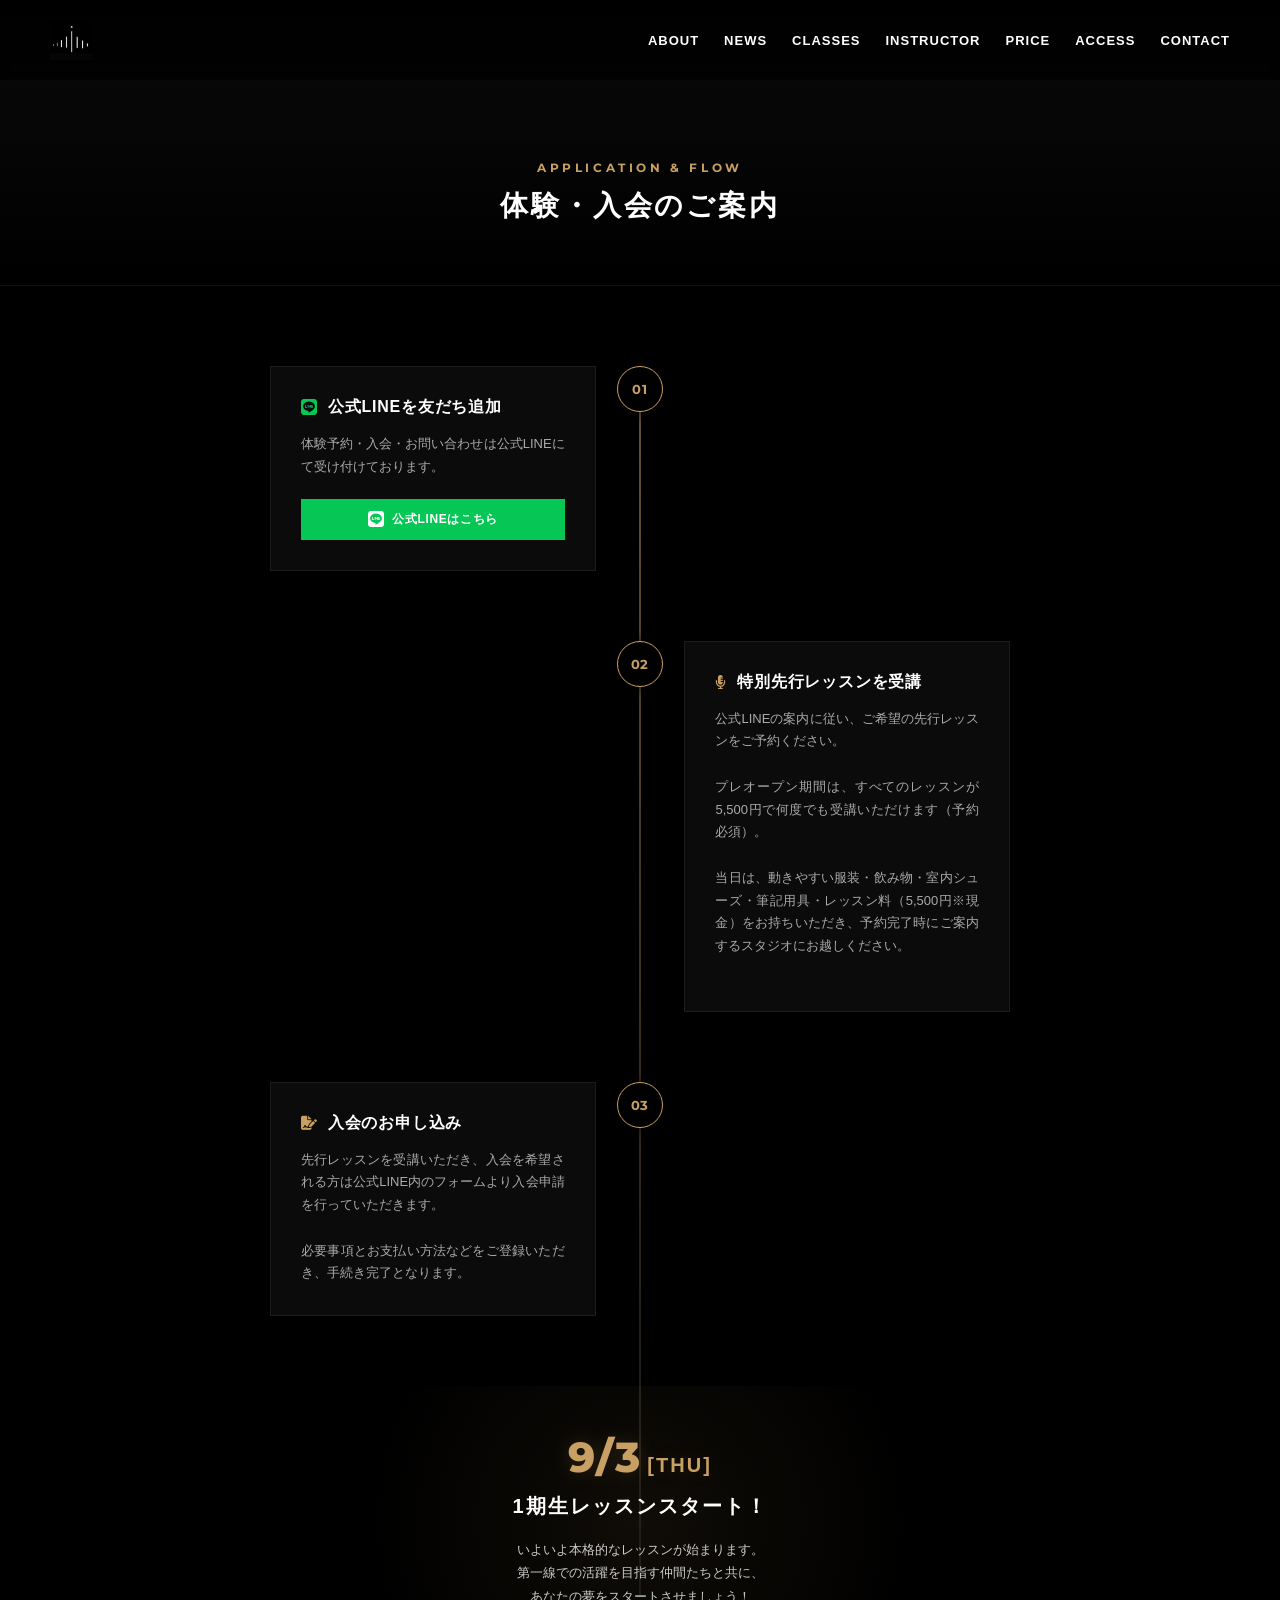
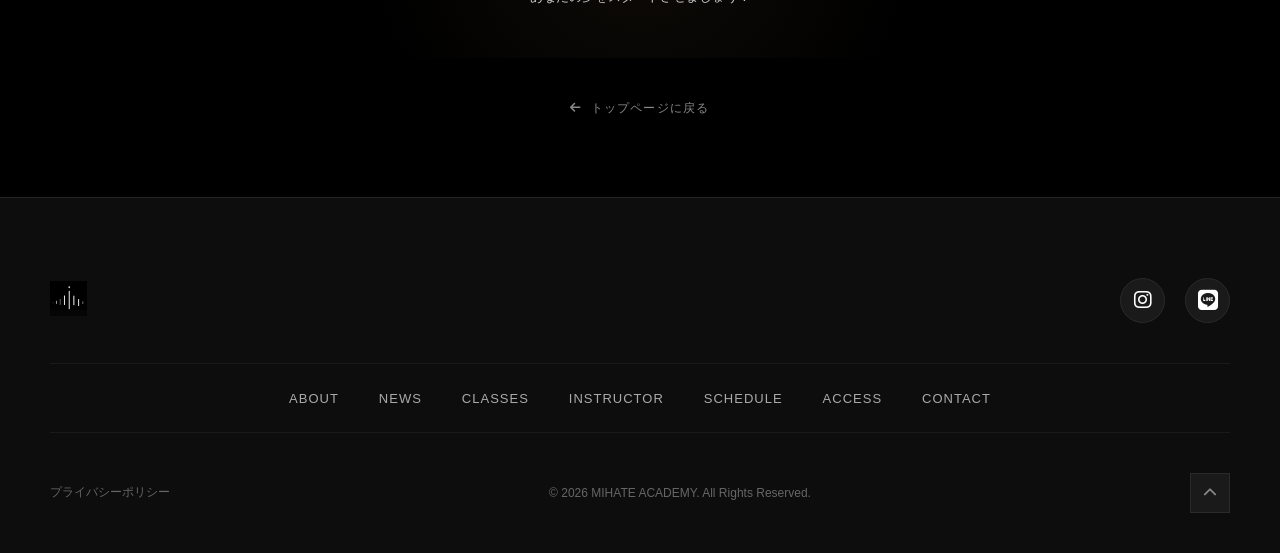
<file: entry.html>
<!DOCTYPE html>
<html lang="ja">
<head>
    <meta charset="UTF-8">
    <meta name="viewport" content="width=device-width, initial-scale=1.0">
    <title>体験・入会案内 | MIHATE ACADEMY</title>
    
    <link rel="preconnect" href="https://fonts.googleapis.com">
    <link rel="preconnect" href="https://fonts.gstatic.com" crossorigin>
    <link href="https://fonts.googleapis.com/css2?family=Montserrat:wght@400;700;800&display=swap" rel="stylesheet">
    <link rel="stylesheet" href="https://cdnjs.cloudflare.com/ajax/libs/font-awesome/6.5.1/css/all.min.css">
    
    <link rel="stylesheet" href="style.css">
</head>
<body class="entry-page-body">

    <header id="top">
        <a href="index.html" class="logo">
            <img src="img/logo_v2.png" alt="MIHATE ACADEMY" class="logo-img">
        </a>
        
        <button class="menu-btn" aria-label="メニューを開閉する" id="js-menu-btn">
            <span></span>
            <span></span>
            <span></span>
        </button>

        <nav id="js-nav">
            <ul>
                <li><a href="../index.html#about">About</a></li>
                <li><a href="../index.html#news">News</a></li>
                <li><a href="../index.html#classes">Classes</a></li>
                <li><a href="../index.html#instructors">Instructor</a></li>
                <li><a href="../index.html#price">Price</a></li>
                <!-- <li><a href="#schedule">Schedule</a></li> -->
                <li><a href="../index.html#access">Access</a></li>
                <li><a href="../index.html#contact">Contact</a></li>
            </ul>
        </nav>
    </header>

    <section class="entry-hero">
        <div class="entry-hero-title-area">
            <span class="entry-hero-sub">APPLICATION & FLOW</span>
            <h1 class="entry-hero-main">体験・入会のご案内</h1>
        </div>
    </section>

    <section class="flow-section">
        <div class="flow-container">
            
            <div class="flow-step">
                <div class="flow-badge">01</div>
                <div class="flow-content">
                    <h3 class="step-title">
                        <span class="step-icon-line"><i class="fa-brands fa-line"></i></span>
                        公式LINEを友だち追加
                    </h3>
                    <p class="step-text">
                        体験予約・入会・お問い合わせは公式LINEにて受け付けております。
                    </p>
                    <div class="line-btn-wrap">
                        <a href="https://lin.ee/r76kFHC" target="_blank" class="line-direct-btn">
                            <i class="fa-brands fa-line"></i> 公式LINEはこちら
                        </a>
                    </div>
                </div>
            </div>

            <div class="flow-step">
                <div class="flow-badge">02</div>
                <div class="flow-content">
                    <h3 class="step-title">
                        <span class="step-icon"><i class="fa-solid fa-microphone-lines"></i></span>
                        特別先行レッスンを受講
                    </h3>
                    <p class="step-text">
                        公式LINEの案内に従い、ご希望の先行レッスンをご予約ください。<br><br>プレオープン期間は、すべてのレッスンが5,500円で何度でも受講いただけます（予約必須）。<br><br>
                        
                        当日は、動きやすい服装・飲み物・室内シューズ・筆記用具・レッスン料（5,500円※現金）をお持ちいただき、予約完了時にご案内するスタジオにお越しください。<br><br>
                    </p>
                </div>
            </div>

            <div class="flow-step">
                <div class="flow-badge">03</div>
                <div class="flow-content">
                    <h3 class="step-title">
                        <span class="step-icon"><i class="fa-solid fa-file-signature"></i></span>
                        入会のお申し込み
                    </h3>
                    <p class="step-text">
                        先行レッスンを受講いただき、入会を希望される方は公式LINE内のフォームより入会申請を行っていただきます。<br><br>必要事項とお支払い方法などをご登録いただき、手続き完了となります。
                    </p>
                </div>
            </div>

            <div class="flow-goal">
                <div class="goal-date">9/3<span>[THU]</span></div>
                <h3 class="goal-title">1期生レッスンスタート！</h3>
                <p class="goal-text">
                    いよいよ本格的なレッスンが始まります。<br>第一線での活躍を目指す仲間たちと共に、<br>あなたの夢をスタートさせましょう！
                </p>
            </div>

            <div class="back-to-home">
                <a href="../index.html#classes" class="back-btn">
                    <i class="fa-solid fa-arrow-left"></i> トップページに戻る
                </a>
            </div>

        </div>
    </section>

 <footer>
        <div class="footer-inner">
            <div class="footer-top">
                <div class="footer-logo">
                    <img src="img/logo_v2.png" alt="MIHATE ACADEMY">
                </div>
                <div class="footer-sns">
                    <a href="https://www.instagram.com/mihate.academy/" class="footer-sns-icon instagram" aria-label="Instagram">
                        <i class="fa-brands fa-instagram"></i>
                    </a>
                    <a href="https://lin.ee/r76kFHC" class="footer-sns-icon line" aria-label="LINE">
                        <i class="fa-brands fa-line"></i>
                    </a>
                </div>
            </div>
            <nav class="footer-nav">
                <ul>
                    <li><a href="../index.html#about">About</a></li>
                    <li><a href="../index.html#news">News</a></li>
                    <li><a href="../index.html#classes">Classes</a></li>
                    <li><a href="../index.html#instructors">Instructor</a></li>
                    <li><a href="../index.html#schedule">Schedule</a></li>
                    <li><a href="../index.html#access">Access</a></li>
                    <li><a href="../index.html#contact">Contact</a></li>
                </ul>
            </nav>

            <div class="footer-bottom">
                <div class="footer-sub-links">
                    <a href="privacy.html">プライバシーポリシー</a>
                    <!-- <a href="legal.html">特定商取引法に基づく表記</a> -->
                </div>
                <p class="copyright">© 2026 MIHATE ACADEMY. All Rights Reserved.</p>
                <a href="#" class="pagetop-btn" aria-label="ページトップへ戻る">
                    <i class="fa-solid fa-chevron-up"></i>
                </a>
            </div>
        </div>
    </footer>

    <script>
        const hamburger = document.querySelector('.js-hamburger');
        const navLinks = document.querySelector('.nav-links');
        const body = document.body;

        hamburger.addEventListener('click', () => {
            hamburger.classList.toggle('is-active');
            navLinks.classList.toggle('is-active');
            body.classList.toggle('menu-open');
        });

        // メニューリンクをクリックしたら閉じる
        document.querySelectorAll('.nav-links a').forEach(link => {
            link.addEventListener('click', () => {
                hamburger.classList.remove('is-active');
                navLinks.classList.remove('is-active');
                body.classList.remove('menu-open');
            });
        });
    </script>
</body>
</html>
</file>
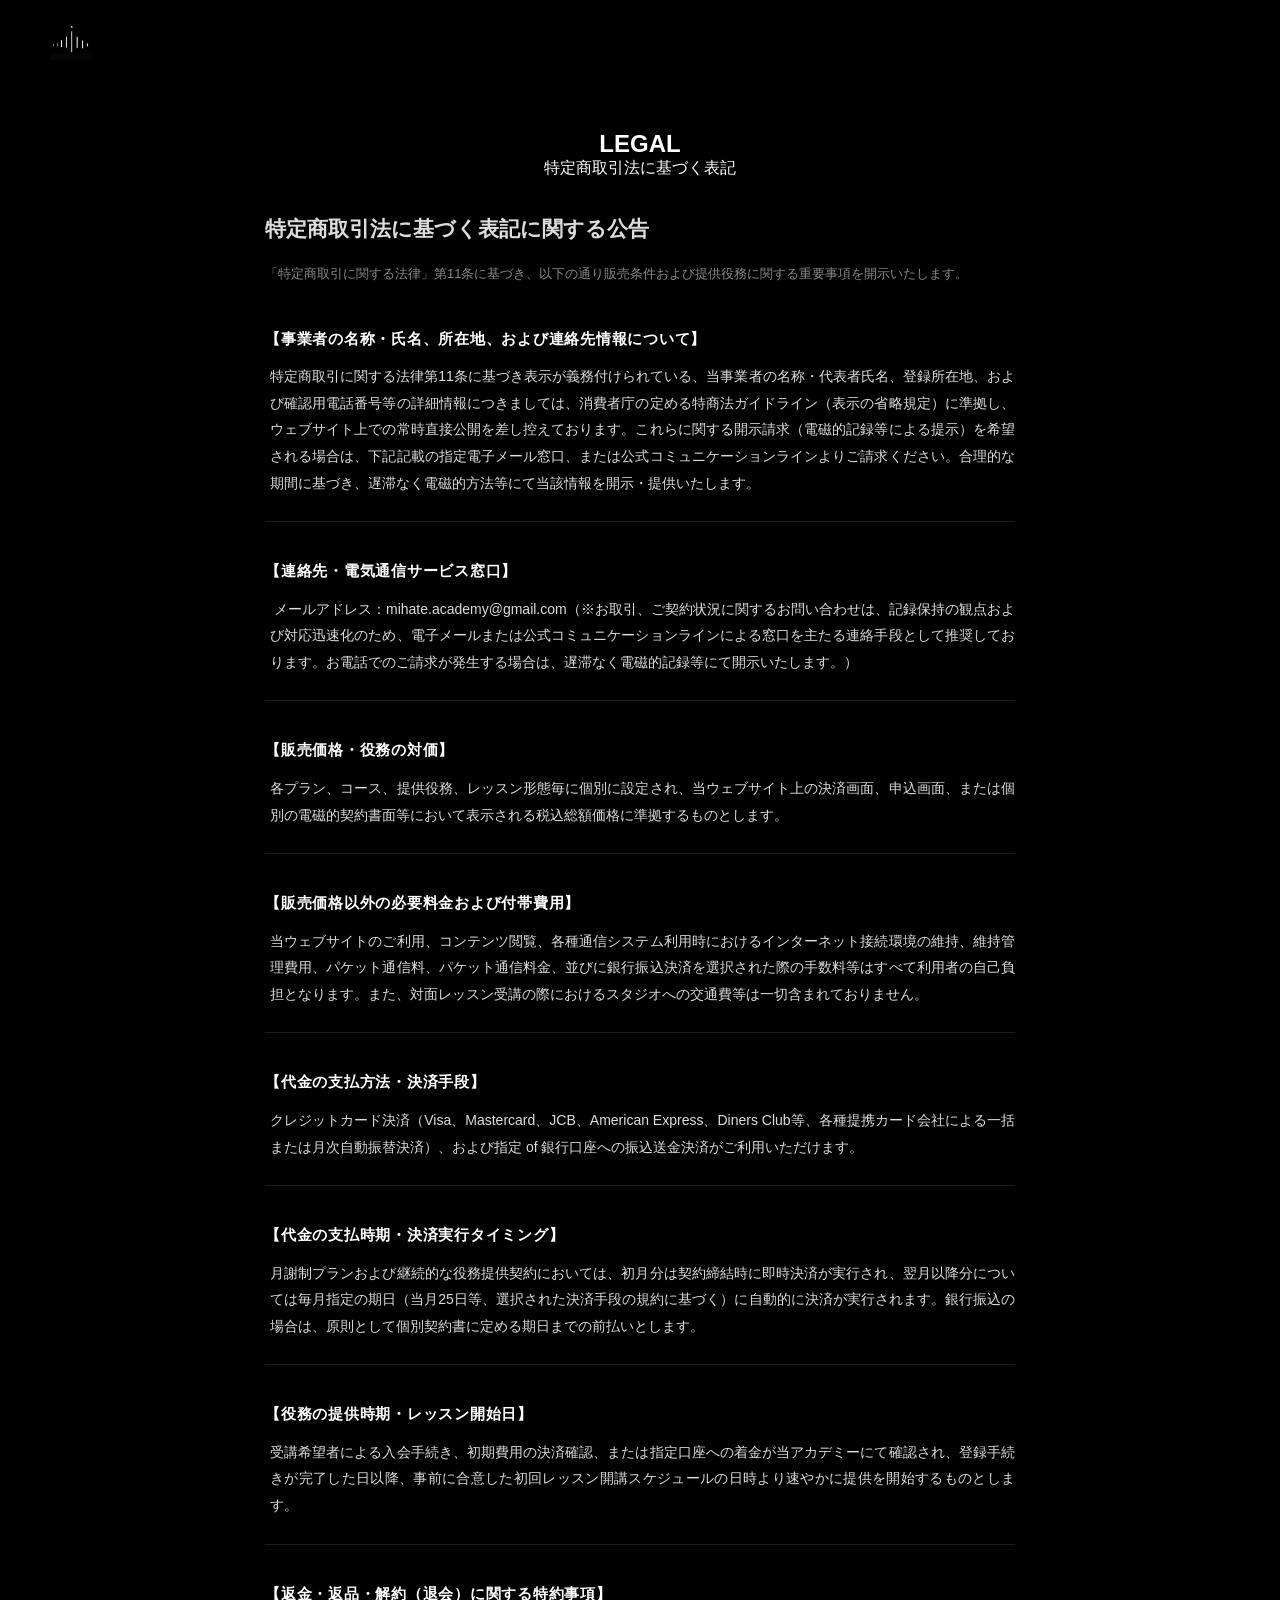
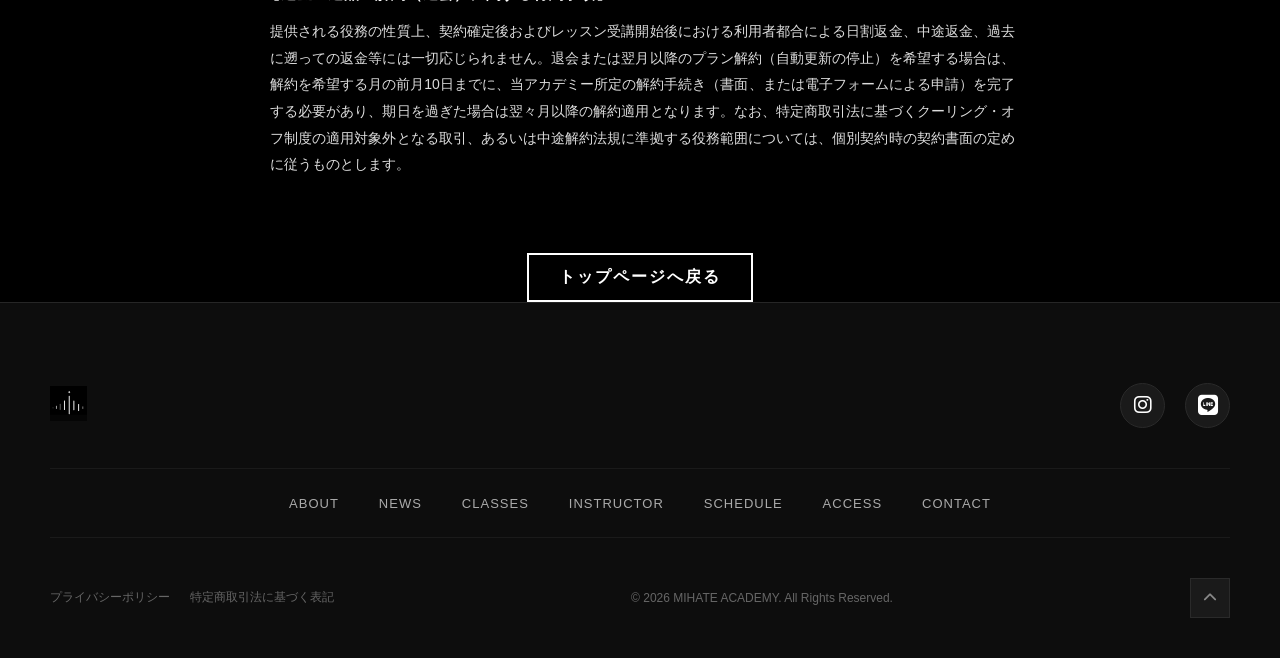
<file: legal.html>
<!DOCTYPE html>
<html lang="ja">
<head>
    <meta charset="UTF-8">
    <meta name="viewport" content="width=device-width, initial-scale=1.0">
    <title>特定商取引法に基づく表記 | MIHATE ACADEMY</title>
    
    <link rel="preconnect" href="https://fonts.googleapis.com">
    <link rel="preconnect" href="https://fonts.gstatic.com" crossorigin>
    <link href="https://fonts.googleapis.com/css2?family=Montserrat:wght@400;700;800&display=swap" rel="stylesheet">
    <link rel="stylesheet" href="https://cdnjs.cloudflare.com/ajax/libs/font-awesome/6.5.1/css/all.min.css">
    
    <link rel="stylesheet" href="style.css">
<style>
        /* 固定ヘッダーに被らないよう、上部に余白をガッツリ確保 */
        .sub-hero {
            padding-top: 130px !important; 
            padding-bottom: 30px;
            text-align: center;
        }

        /* 💡 左右の余白をしっかり作り、中央に文字の塊を配置 */
        .legal-text-container {
            max-width: 800px;         /* 横幅が広がりすぎないように制限 */
            margin: 40px auto 0 auto; /* 画面の中央に寄せる */
            padding: 0 25px;          /* 左右にしっかり余白を作って端の詰まりを解消 */
            color: #dddddd;
            font-size: 14px;
            line-height: 1.9;         /* 行間を少しだけ広げて、よりお堅い規約書っぽく */
            text-align: justify;      /* 両端揃えで文字のブロック感を強調 */
        }
        
        .legal-block {
            margin-bottom: 35px;
            padding-bottom: 25px;
            border-bottom: 1px solid #1c1c1c;
        }
        
        .legal-block:last-child {
            border-bottom: none;
        }
        
        .legal-label {
            display: block;
            font-size: 15px;
            font-weight: 700;
            color: #ffffff;
            margin-bottom: 10px;
            letter-spacing: 0.05em;
        }
        
        .legal-value {
            margin: 0;
            padding-left: 5px;
            white-space: pre-wrap;
        }

        /* スマホ表示（768px以下）のときの調整 */
        @media (max-width: 768px) {
            .sub-hero {
                padding-top: 110px !important;
            }
            .legal-text-container {
                padding: 0 20px; /* スマホの画面端でも文字がくっつかないように余白をキープ */
                font-size: 13px; /* スマホ用に少し文字サイズを調整 */
            }
        }
    </style>
</head>
<body>

    <header>
        <div class="logo">
            <a href="index.html">
                <img src="img/logo_v2.png" alt="MIHATE ACADEMY" class="logo-img">
            </a>
        </div>
    </header>

    <section class="sub-hero">
        <div class="sub-hero-content">
            <h1>LEGAL</h1>
            <p>特定商取引法に基づく表記</p>
        </div>
    </section>

   <main class="sub-page-container">
        <div class="sub-page-inner">
            
            <div class="legal-text-container" style="margin-top: 0;">
                
                <h2 class="sub-page-title" style="margin-bottom: 15px;">特定商取引法に基づく表記に関する公告</h2>
                <p style="color: #888888; font-size: 13px; margin-bottom: 40px; line-height: 1.6;">
                    「特定商取引に関する法律」第11条に基づき、以下の通り販売条件および提供役務に関する重要事項を開示いたします。
                </p>

                <div class="legal-block">
                    <span class="legal-label">【事業者の名称・氏名、所在地、および連絡先情報について】</span>
                    <p class="legal-value">特定商取引に関する法律第11条に基づき表示が義務付けられている、当事業者の名称・代表者氏名、登録所在地、および確認用電話番号等の詳細情報につきましては、消費者庁の定める特商法ガイドライン（表示の省略規定）に準拠し、ウェブサイト上での常時直接公開を差し控えております。これらに関する開示請求（電磁的記録等による提示）を希望される場合は、下記記載の指定電子メール窓口、または公式コミュニケーションラインよりご請求ください。合理的な期間に基づき、遅滞なく電磁的方法等にて当該情報を開示・提供いたします。</p>
                </div>

                <div class="legal-block">
                    <span class="legal-label">【連絡先・電気通信サービス窓口】</span>
                    <p class="legal-value"> メールアドレス：mihate.academy@gmail.com（※お取引、ご契約状況に関するお問い合わせは、記録保持の観点および対応迅速化のため、電子メールまたは公式コミュニケーションラインによる窓口を主たる連絡手段として推奨しております。お電話でのご請求が発生する場合は、遅滞なく電磁的記録等にて開示いたします。）</p>
                </div>

                <div class="legal-block">
                    <span class="legal-label">【販売価格・役務の対価】</span>
                    <p class="legal-value">各プラン、コース、提供役務、レッスン形態毎に個別に設定され、当ウェブサイト上の決済画面、申込画面、または個別の電磁的契約書面等において表示される税込総額価格に準拠するものとします。</p>
                </div>

                <div class="legal-block">
                    <span class="legal-label">【販売価格以外の必要料金および付帯費用】</span>
                    <p class="legal-value">当ウェブサイトのご利用、コンテンツ閲覧、各種通信システム利用時におけるインターネット接続環境の維持、維持管理費用、パケット通信料、パケット通信料金、並びに銀行振込決済を選択された際の手数料等はすべて利用者の自己負担となります。また、対面レッスン受講の際におけるスタジオへの交通費等は一切含まれておりません。</p>
                </div>

                <div class="legal-block">
                    <span class="legal-label">【代金の支払方法・決済手段】</span>
                    <p class="legal-value">クレジットカード決済（Visa、Mastercard、JCB、American Express、Diners Club等、各種提携カード会社による一括または月次自動振替決済）、および指定 of 銀行口座への振込送金決済がご利用いただけます。</p>
                </div>

                <div class="legal-block">
                    <span class="legal-label">【代金の支払時期・決済実行タイミング】</span>
                    <p class="legal-value">月謝制プランおよび継続的な役務提供契約においては、初月分は契約締結時に即時決済が実行され、翌月以降分については毎月指定の期日（当月25日等、選択された決済手段の規約に基づく）に自動的に決済が実行されます。銀行振込の場合は、原則として個別契約書に定める期日までの前払いとします。</p>
                </div>

                <div class="legal-block">
                    <span class="legal-label">【役務の提供時期・レッスン開始日】</span>
                    <p class="legal-value">受講希望者による入会手続き、初期費用の決済確認、または指定口座への着金が当アカデミーにて確認され、登録手続きが完了した日以降、事前に合意した初回レッスン開講スケジュールの日時より速やかに提供を開始するものとします。</p>
                </div>

                <div class="legal-block">
                    <span class="legal-label">【返金・返品・解約（退会）に関する特約事項】</span>
                    <p class="legal-value">提供される役務の性質上、契約確定後およびレッスン受講開始後における利用者都合による日割返金、中途返金、過去に遡っての返金等には一切応じられません。退会または翌月以降のプラン解約（自動更新の停止）を希望する場合は、解約を希望する月の前月10日までに、当アカデミー所定の解約手続き（書面、または電子フォームによる申請）を完了する必要があり、期日を過ぎた場合は翌々月以降の解約適用となります。なお、特定商取引法に基づくクーリング・オフ制度の適用対象外となる取引、あるいは中途解約法規に準拠する役務範囲については、個別契約時の契約書面の定めに従うものとします。</p>
                </div>

            </div> <div style="margin-top: 50px; text-align: center;">
                <a href="index.html" class="btn btn-primary" style="display: inline-block; padding: 12px 30px;">トップページへ戻る</a>
            </div>
        </div>
    </main>

    <footer>
        <div class="footer-inner">
            <div class="footer-top">
                <div class="footer-logo">
                    <img src="img/logo_v2.png" alt="MIHATE ACADEMY">
                </div>
                <div class="footer-sns">
                    <a href="https://www.instagram.com/mihate.academy/" class="footer-sns-icon instagram" aria-label="Instagram">
                        <i class="fa-brands fa-instagram"></i>
                    </a>
                    <a href="https://lin.ee/r76kFHC" class="footer-sns-icon line" aria-label="LINE">
                        <i class="fa-brands fa-line"></i>
                    </a>
                </div>
            </div>

            <nav class="footer-nav">
                <ul>
                    <li><a href="#about">About</a></li>
                    <li><a href="#news">News</a></li>
                    <li><a href="#classes">Classes</a></li>
                    <li><a href="#instructors">Instructor</a></li>
                    <li><a href="#schedule">Schedule</a></li>
                    <li><a href="#access">Access</a></li>
                    <li><a href="#contact">Contact</a></li>
                </ul>
            </nav>

            <div class="footer-bottom">
                <div class="footer-sub-links">
                    <a href="privacy.html">プライバシーポリシー</a>
                    <a href="legal.html">特定商取引法に基づく表記</a>
                </div>
                <p class="copyright">© 2026 MIHATE ACADEMY. All Rights Reserved.</p>
                <a href="#" class="pagetop-btn" aria-label="ページトップへ戻る">
                    <i class="fa-solid fa-chevron-up"></i>
                </a>
            </div>
        </div>
    </footer>

</body>
</html>
</file>
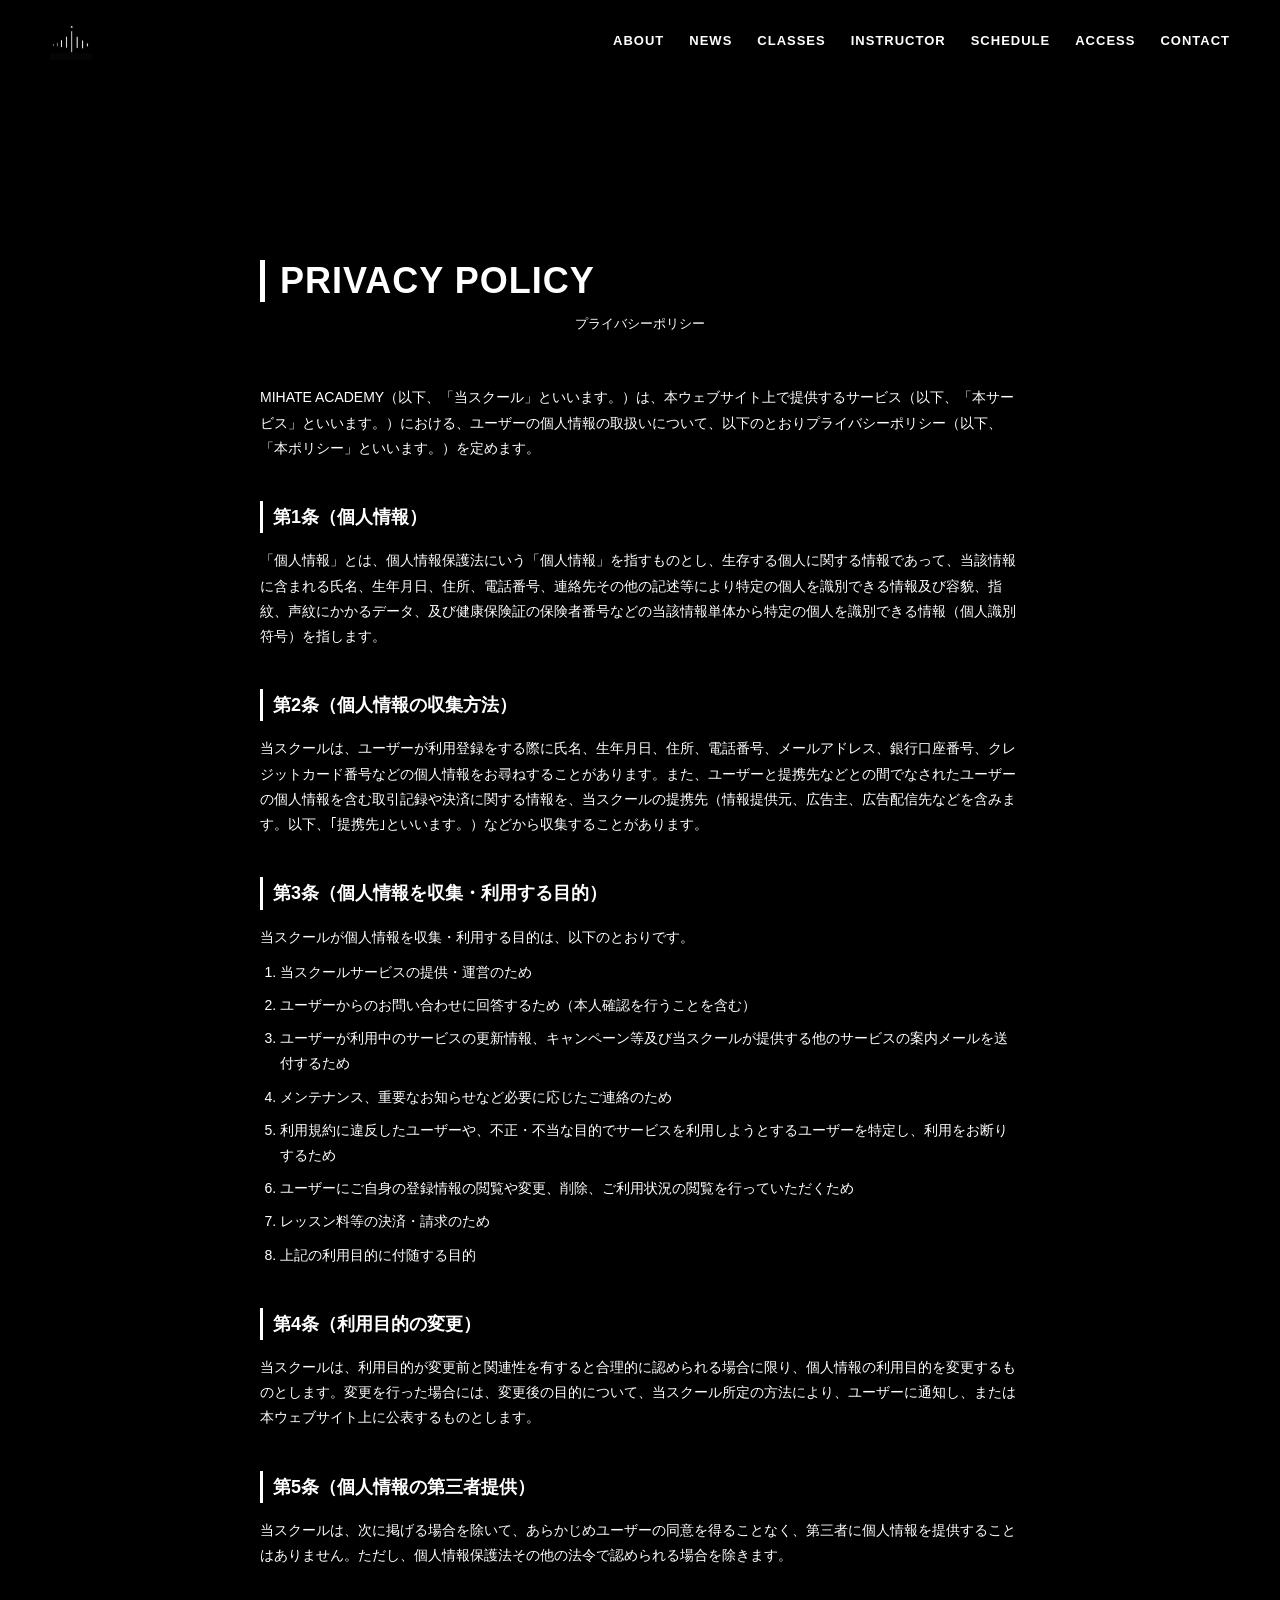
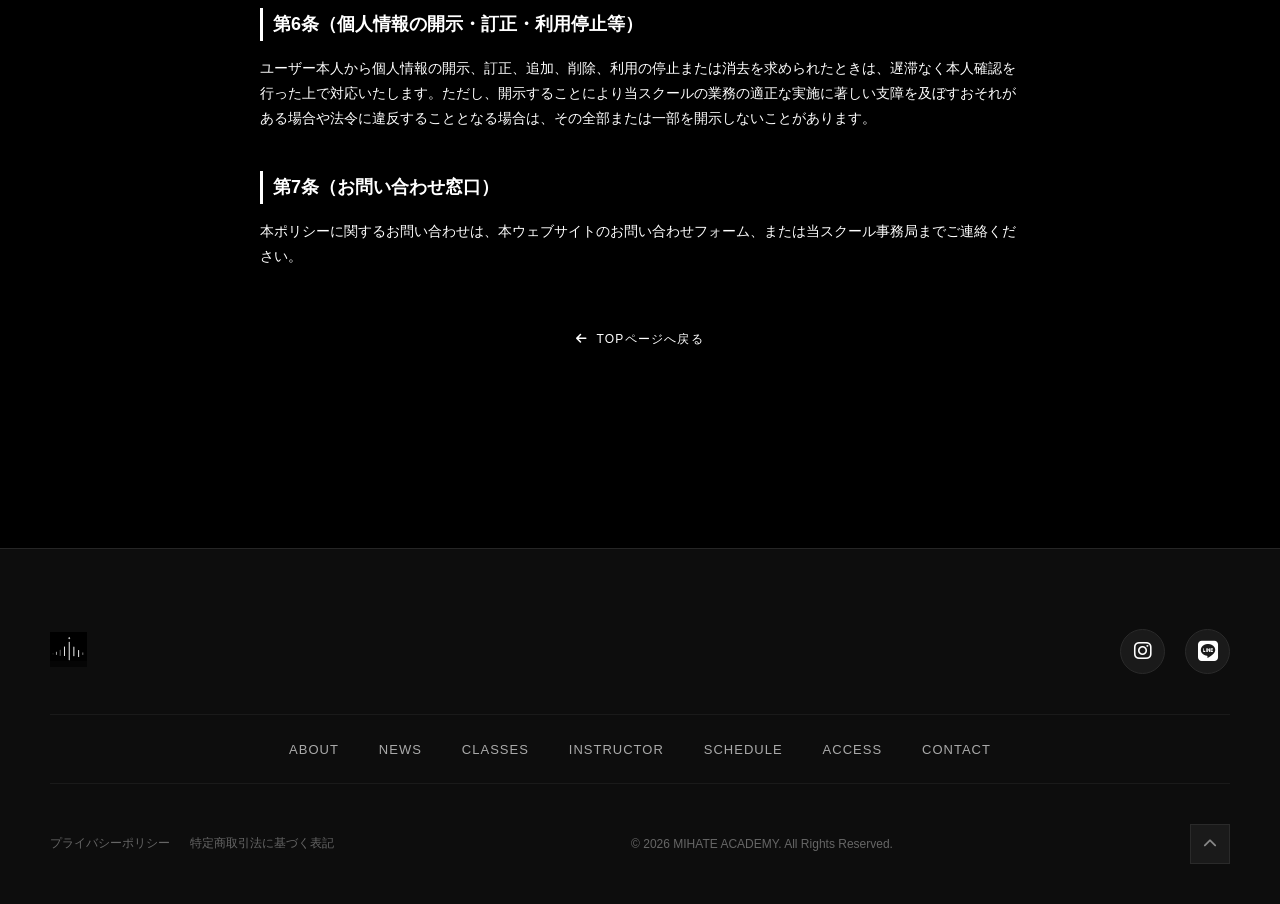
<file: privacy.html>
<!DOCTYPE html>
<html lang="ja">
<head>
    <meta charset="UTF-8">
    <meta name="viewport" content="width=device-width, initial-scale=1.0">
    <title>プライバシーポリシー | MIHATE ACADEMY</title>
    
    <link rel="preconnect" href="https://fonts.googleapis.com">
    <link rel="preconnect" href="https://fonts.gstatic.com" crossorigin>
    <link href="https://fonts.googleapis.com/css2?family=Montserrat:wght@400;700;800&display=swap" rel="stylesheet">
    <link rel="stylesheet" href="https://cdnjs.cloudflare.com/ajax/libs/font-awesome/6.5.1/css/all.min.css">
    
    <link rel="stylesheet" href="style.css">
</head>
<body class="entry-page-body">

    <header id="top">
        <a href="index.html" class="logo">
            <img src="img/logo_v2.png" alt="MIHATE ACADEMY" class="logo-img">
        </a>
        
        <button class="menu-btn" aria-label="メニューを開閉する" id="js-menu-btn">
            <span></span>
            <span></span>
            <span></span>
        </button>

        <nav id="js-nav">
            <ul>
                <li><a href="index.html#about">About</a></li>
                <li><a href="index.html#news">News</a></li>
                <li><a href="index.html#classes">Classes</a></li>
                <li><a href="index.html#instructors">Instructor</a></li>
                <li><a href="index.html#schedule">Schedule</a></li>
                <li><a href="index.html#access">Access</a></li>
                <li><a href="index.html#contact">Contact</a></li>
            </ul>
        </nav>
    </header>

    <main class="entry-main" style="padding-top: 140px; padding-bottom: 80px;">
        <section class="section">
            <div class="container" style="max-width: 800px; margin: 0 auto; padding: 0 20px;">
                <h1 class="section-title" style="margin-bottom: 10px; color: #ffffff;">Privacy Policy</h1>
                <p class="goal-text" style="text-align: center; margin-bottom: 50px; color: #ffffff;">プライバシーポリシー</p>
                
                <div class="legal-content" style="color: #ffffff; line-height: 1.8; font-size: 14px;">
                    <p style="margin-bottom: 25px;">MIHATE ACADEMY（以下、「当スクール」といいます。）は、本ウェブサイト上で提供するサービス（以下、「本サービス」といいます。）における、ユーザーの個人情報の取扱いについて、以下のとおりプライバシーポリシー（以下、「本ポリシー」といいます。）を定めます。</p>
                    
                    <h3 style="color: #ffffff; font-size: 18px; margin-top: 40px; margin-bottom: 15px; font-weight: 700; border-left: 3px solid #ffffff; padding-left: 10px;">第1条（個人情報）</h3>
                    <p style="margin-bottom: 15px;">「個人情報」とは、個人情報保護法にいう「個人情報」を指すものとし、生存する個人に関する情報であって、当該情報に含まれる氏名、生年月日、住所、電話番号、連絡先その他の記述等により特定の個人を識別できる情報及び容貌、指紋、声紋にかかるデータ、及び健康保険証の保険者番号などの当該情報単体から特定の個人を識別できる情報（個人識別符号）を指します。</p>
                    
                    <h3 style="color: #ffffff; font-size: 18px; margin-top: 40px; margin-bottom: 15px; font-weight: 700; border-left: 3px solid #ffffff; padding-left: 10px;">第2条（個人情報の収集方法）</h3>
                    <p style="margin-bottom: 15px;">当スクールは、ユーザーが利用登録をする際に氏名、生年月日、住所、電話番号、メールアドレス、銀行口座番号、クレジットカード番号などの個人情報をお尋ねすることがあります。また、ユーザーと提携先などとの間でなされたユーザーの個人情報を含む取引記録や決済に関する情報を、当スクールの提携先（情報提供元、広告主、広告配信先などを含みます。以下、｢提携先｣といいます。）などから収集することがあります。</p>
                    
                    <h3 style="color: #ffffff; font-size: 18px; margin-top: 40px; margin-bottom: 15px; font-weight: 700; border-left: 3px solid #ffffff; padding-left: 10px;">第3条（個人情報を収集・利用する目的）</h3>
                    <p style="margin-bottom: 10px;">当スクールが個人情報を収集・利用する目的は、以下のとおりです。</p>
                    <ul style="margin-left: 20px; margin-bottom: 25px; list-style-type: decimal;">
                        <li style="margin-bottom: 8px;">当スクールサービスの提供・運営のため</li>
                        <li style="margin-bottom: 8px;">ユーザーからのお問い合わせに回答するため（本人確認を行うことを含む）</li>
                        <li style="margin-bottom: 8px;">ユーザーが利用中のサービスの更新情報、キャンペーン等及び当スクールが提供する他のサービスの案内メールを送付するため</li>
                        <li style="margin-bottom: 8px;">メンテナンス、重要なお知らせなど必要に応じたご連絡のため</li>
                        <li style="margin-bottom: 8px;">利用規約に違反したユーザーや、不正・不当な目的でサービスを利用しようとするユーザーを特定し、利用をお断りするため</li>
                        <li style="margin-bottom: 8px;">ユーザーにご自身の登録情報の閲覧や変更、削除、ご利用状況の閲覧を行っていただくため</li>
                        <li style="margin-bottom: 8px;">レッスン料等の決済・請求のため</li>
                        <li style="margin-bottom: 8px;">上記の利用目的に付随する目的</li>
                    </ul>
                    
                    <h3 style="color: #ffffff; font-size: 18px; margin-top: 40px; margin-bottom: 15px; font-weight: 700; border-left: 3px solid #ffffff; padding-left: 10px;">第4条（利用目的の変更）</h3>
                    <p style="margin-bottom: 15px;">当スクールは、利用目的が変更前と関連性を有すると合理的に認められる場合に限り、個人情報の利用目的を変更するものとします。変更を行った場合には、変更後の目的について、当スクール所定の方法により、ユーザーに通知し、または本ウェブサイト上に公表するものとします。</p>
                    
                    <h3 style="color: #ffffff; font-size: 18px; margin-top: 40px; margin-bottom: 15px; font-weight: 700; border-left: 3px solid #ffffff; padding-left: 10px;">第5条（個人情報の第三者提供）</h3>
                    <p style="margin-bottom: 15px;">当スクールは、次に掲げる場合を除いて、あらかじめユーザーの同意を得ることなく、第三者に個人情報を提供することはありません。ただし、個人情報保護法その他の法令で認められる場合を除きます。</p>
                    
                    <h3 style="color: #ffffff; font-size: 18px; margin-top: 40px; margin-bottom: 15px; font-weight: 700; border-left: 3px solid #ffffff; padding-left: 10px;">第6条（個人情報の開示・訂正・利用停止等）</h3>
                    <p style="margin-bottom: 15px;">ユーザー本人から個人情報の開示、訂正、追加、削除、利用の停止または消去を求められたときは、遅滞なく本人確認を行った上で対応いたします。ただし、開示することにより当スクールの業務の適正な実施に著しい支障を及ぼすおそれがある場合や法令に違反することとなる場合は、その全部または一部を開示しないことがあります。</p>
                    
                    <h3 style="color: #ffffff; font-size: 18px; margin-top: 40px; margin-bottom: 15px; font-weight: 700; border-left: 3px solid #ffffff; padding-left: 10px;">第7条（お問い合わせ窓口）</h3>
                    <p style="margin-bottom: 15px;">本ポリシーに関するお問い合わせは、本ウェブサイトのお問い合わせフォーム、または当スクール事務局までご連絡ください。</p>
                </div>
                
                <div class="back-to-home" style="margin-top: 60px;">
                    <a href="index.html" class="back-btn" style="color: #ffffff;">
                        <i class="fa-solid fa-arrow-left"></i> TOPページへ戻る
                    </a>
                </div>
            </div>
        </section>
    </main>

    <footer>
        <div class="footer-inner">
            <div class="footer-top">
                <div class="footer-logo">
                    <img src="img/logo_v2.png" alt="MIHATE ACADEMY">
                </div>
                <div class="footer-sns">
                    <a href="https://www.instagram.com/mihate.academy/" class="footer-sns-icon instagram" aria-label="Instagram">
                        <i class="fa-brands fa-instagram"></i>
                    </a>
                    <a href="https://lin.ee/r76kFHC" class="footer-sns-icon line" aria-label="LINE">
                        <i class="fa-brands fa-line"></i>
                    </a>
                </div>
            </div>

            <nav class="footer-nav">
                <ul>
                    <li><a href="#about">About</a></li>
                    <li><a href="#news">News</a></li>
                    <li><a href="#classes">Classes</a></li>
                    <li><a href="#instructors">Instructor</a></li>
                    <li><a href="#schedule">Schedule</a></li>
                    <li><a href="#access">Access</a></li>
                    <li><a href="#contact">Contact</a></li>
                </ul>
            </nav>

            <div class="footer-bottom">
                <div class="footer-sub-links">
                    <a href="privacy.html">プライバシーポリシー</a>
                    <a href="legal.html">特定商取引法に基づく表記</a>
                </div>
                <p class="copyright">© 2026 MIHATE ACADEMY. All Rights Reserved.</p>
                <a href="#" class="pagetop-btn" aria-label="ページトップへ戻る">
                    <i class="fa-solid fa-chevron-up"></i>
                </a>
            </div>
        </div>
    </footer>
    <script>
        const hamburger = document.getElementById('js-menu-btn');
        const nav = document.getElementById('js-nav');
        const body = document.body;

        hamburger.addEventListener('click', () => {
            hamburger.classList.toggle('is-active');
            nav.classList.toggle('is-active');
            body.classList.toggle('menu-open');
        });
    </script>
</body>
</html>
</file>
<file: style.css>
/* 全体のリセットと共通スタイル */
* {
    margin: 0;
    padding: 0;
    box-sizing: border-box;
    font-family: 'Helvetica Neue', Arial, sans-serif;
}

html {
    scroll-behavior: smooth;
}

body {
    background-color: #000000;
    color: #ffffff;
    overflow-x: hidden;
}

/* ハンバーガーメニュー開閉時に背景スクロールを止めるクラス */
body.menu-open {
    overflow: hidden;
}

a {
    color: #ffffff;
    text-decoration: none;
    transition: opacity 0.3s;
}

a:hover {
    opacity: 0.7;
}

/* ヘッダー（スクロール固定） */
header {
    position: fixed;
    top: 0;
    left: 0;
    width: 100%;
    display: flex;
    justify-content: space-between;
    align-items: center;
    padding: 20px 50px;
    z-index: 100;
    background: linear-gradient(to bottom, rgba(0,0,0,0.95), rgba(0,0,0,0.7));
    backdrop-filter: blur(5px);
    transition: background 0.3s;
}

.logo {
    display: flex;
    align-items: center;
    z-index: 110;
}

.logo-img {
    height: 40px;
    width: auto;
    object-fit: contain;
}

nav ul {
    display: flex;
    list-style: none;
    gap: 25px;
}

nav ul li a {
    font-size: 13px;
    text-transform: uppercase;
    font-weight: 600;
    letter-spacing: 1px;
}

/* ハンバーガーボタン */
.menu-btn {
    display: none;
    flex-direction: column;
    justify-content: space-between;
    width: 30px;
    height: 20px;
    background: transparent;
    border: none;
    cursor: pointer;
    z-index: 110;
    padding: 0;
}

.menu-btn span {
    width: 100%;
    height: 2px;
    background-color: #ffffff;
    transition: all 0.3s ease;
    transform-origin: left center;
}

/* ヒーローセクション */
/* ヒーローセクション（黒背景＆KV専用アニメーション） */
.hero {
    height: 100vh;
    width: 100%;
    position: relative;
    background-color: #000000;
    display: flex;
    justify-content: center;
    align-items: flex-start; /* 中央ではなく、やや上寄りを基準にする */
    text-align: center;
    overflow: hidden;
}

.hero-content {
    z-index: 10;
    max-width: 800px;
    padding: 0 20px;
    margin-top: 22vh; /* 画面の上から22%の位置にコンテンツを配置（全体的に上へ詰める） */
    display: flex;
    flex-direction: column;
    align-items: center;
}

/* KVロゴ画像用のラッパーとサイズ調整 */
.kv-logo-wrap {
    margin-bottom: 15px;
}

.kv-logo {
    height: 85px;
    width: auto;
    object-fit: contain;
}

/* メインタイトルのフォントと装飾 */
.kv-title {
    font-size: 56px;
    font-weight: 900;
    letter-spacing: 0.15em;
    color: #ffffff;
    margin-bottom: 20px;
    text-transform: uppercase;
    line-height: 1.2;
}

/* 「プロを目指す〜」のリード文 */
.hero-lead {
    font-size: 12px;
    color: #cccccc;
    margin-bottom: 0;
    letter-spacing: 0.3em;
    line-height: 1.6;
    margin-top: 20px;
    font-family: "BIZ UDPMincho", "Hiragino Mincho ProN", "MS Mincho", serif;
}

/* エントリーボタンのラッパー */
.hero-btn-wrap {
    margin-top: 35px;
}

/* 【新設】ゴールドチックなプレミアムボタン */
.btn-gold {
    display: flex;
    flex-direction: column;
    align-items: center;
    justify-content: center;
    background: linear-gradient(135deg, #d4af37 0%, #c9a063 50%, #b38f43 100%); /* 高級感あるリアルな金グラデーション */
    color: #000000 !important; /* 文字色は黒にして視認性を確保 */
    font-weight: 800;
    padding: 15px 50px;
    border: none;
    border-radius: 4px;
    box-shadow: 0 4px 20px rgba(201, 160, 99, 0.4);
    transition: all 0.3s ease;
    min-width: 340px;
}

.btn-gold:hover {
    transform: translateY(-3px);
    box-shadow: 0 8px 30px rgba(201, 160, 99, 0.6);
    filter: brightness(1.1); /* マウスを乗せると少し輝く演出 */
    opacity: 1 !important;
}

/* ボタン内の小さな補足文字（7/4〜プレオープン） */
.btn-sub {
    font-size: 11px;
    letter-spacing: 2px;
    text-transform: uppercase;
    margin-bottom: 4px;
    opacity: 0.8;
}

/* ボタン内のメイン文字（体験受付中） */
.btn-main {
    font-size: 18px;
    letter-spacing: 1px;
    display: flex;
    align-items: center;
    gap: 8px;
}

/* スクロールダウンの演出 */
.scroll-down {
    position: absolute;
    bottom: 15px; /* 下からの距離を縮めて、LINEボタンの下（地面スレスレ）に配置します */
    left: 50%;
    transform: translateX(-50%);
    z-index: 10;
    display: flex;
    flex-direction: column;
    align-items: center;
    gap: 10px;
}

.scroll-down span {
    font-size: 10px;
    letter-spacing: 4px;
    color: #888888;
    text-indent: 4px;
}

.scroll-down .arrow {
    width: 1px;
    height: 55px;
    background: linear-gradient(to bottom, #888888, transparent);
    position: relative;
    overflow: hidden;
}

.scroll-down .arrow::after {
    content: '';
    position: absolute;
    top: 0;
    left: 0;
    width: 100%;
    height: 100%;
    background: #c9a063;
    animation: scroll-line 2s infinite cubic-bezier(0.16, 1, 0.3, 1);
}

@keyframes scroll-line {
    0% { transform: translateY(-100%); }
    80%, 100% { transform: translateY(100%); }
}

/* スマホ用KVレスポンシブ微調整 */
@media (max-width: 768px) {
    .hero-content {
        margin-top: 20vh;
    }
    .kv-logo {
        height: 65px;
    }
    .kv-title {
        font-size: 32px;
        letter-spacing: 0.1em;
        margin-bottom: 15px;
    }
    .hero-btn-wrap {
        margin-top: 30px;
    }
    /* スマホ用にゴールドボタンのサイズと文字サイズを微調整 */
    .btn-gold {
        min-width: 290px;
        padding: 12px 30px;
    }
    .btn-sub {
        font-size: 10px;
    }
    .btn-main {
        font-size: 15px;
    }
    .scroll-down {
        bottom: 20px;
    }
}
.btn {
    display: inline-block;
    padding: 15px 40px;
    border: 2px solid #ffffff;
    background: transparent;
    color: #ffffff;
    font-weight: 700;
    text-transform: uppercase;
    letter-spacing: 2px;
    transition: all 0.3s;
    cursor: pointer;
}

.btn:hover {
    background-color: #ffffff;
    color: #000000;
    opacity: 1;
}

/* コンテンツ共通 */
.section {
    padding: 120px 50px;
    max-width: 1400px;
    margin: 0 auto;
    scroll-margin-top: 80px; 
}

.section-title {
    font-size: 36px;
    font-weight: 800;
    text-transform: uppercase;
    margin-bottom: 60px;
    letter-spacing: 1px;
    border-left: 5px solid #ffffff;
    padding-left: 15px;
}

/* ==========================================================================
   スタジオ紹介 (About) & 4つの強み レイアウト調整（並び順最終調整）
   ========================================================================== */
/* ① 画面全体を2カラムにする（左：文章 40% / 右：強み 60%） */
.about-container {
    display: grid;
    grid-template-columns: 1fr 1.5fr; 
    gap: 40px;                        
    align-items: start;
    max-width: 1200px;
    margin: 0 auto;
    padding: 0 20px;
}

/* 左側の文章ブロック */
.about-text h3 {
    font-size: 20px;
    color: #c9a063;
    margin-bottom: 25px;
    font-weight: 700;
}

.about-text p {
    font-size: 14px;
    color: #cccccc;
    line-height: 1.8;
}

/* ② 右側の強みブロックを【縦2段】に分ける指示 */
.features-grid {
    display: flex !important;
    flex-direction: column !important; /* 上の段(01,02) と 下の段(03,04) を縦に並べる */
    gap: 20px !important;
    width: 100% !important;
    max-width: none !important;
    margin: 0 !important;
}

/* 各段（上の段、下の段）の中でカードを【横2列】に並べる設定 */
.features-column {
    display: grid;
    grid-template-columns: repeat(2, 1fr); /* 2枚のカードを綺麗に横並びにする */
    gap: 20px; /* カード同士の左右のすき間 */
}

/* 強みカードの見た目デザイン */
.feature-card {
    background-color: #111111;
    border: 1px solid #222222;
    padding: 25px 20px;
    border-radius: 4px;
    height: 100%; /* カードの高さを左右で揃える */
    display: flex;
    flex-direction: column;
    justify-content: flex-start;
    transition: border-color 0.3s, transform 0.3s;
}

.feature-card:hover {
    border-color: #c9a063;
    transform: translateY(-3px);
}

.feature-icon-wrap {
    display: flex;
    justify-content: space-between;
    align-items: center;
    margin-bottom: 15px;
}

.feature-number {
    font-size: 18px;
    font-weight: 700;
    color: #c9a063;
}

.feature-icon-wrap i {
    font-size: 22px;
    color: #c9a063;
}

.feature-card h4 {
    font-size: 16px;
    font-weight: 700;
    margin-bottom: 12px;
    color: #ffffff;
}

.feature-card p {
    font-size: 13px;
    color: #aaaaaa;
    line-height: 1.6;
}

/* ==========================================================================
   レスポンシブ対応（スマホ・タブレット表示の最適化）
   ========================================================================== */
/* タブレット（画面幅1024px以下）：文章の下に強みがくる上下2段構成にする */
@media (max-width: 1024px) {
    .about-container {
        grid-template-columns: 1fr; 
        gap: 40px;
    }
}

/* スマホ（画面幅640px以下）：カードが潰れないよう完全な1列縦並びにする */
@media (max-width: 640px) {
    .features-column {
        grid-template-columns: 1fr; /* スマホ時は横並びを解除して1列にする */
        gap: 15px;
    }
    .features-grid {
        gap: 15px !important;
    }
}

/* ニュースセクション */
.news-list {
    list-style: none;
}

.news-item {
    display: flex;
    padding: 20px 0;
    border-bottom: 1px solid #222222;
    font-size: 15px;
}

.news-date {
    width: 150px;
    color: #888888;
    font-weight: 600;
}

.news-badge {
    background-color: #222222;
    font-size: 11px;
    padding: 2px 8px;
    font-weight: 700;
    margin-right: 20px;
    height: fit-content;
    text-transform: uppercase;
}

.news-text {
    flex: 1;
    color: #dddddd;
}

/* ==========================================================================
   クラス紹介グリッド ( style.css 445行目付近〜 )
   ========================================================================== */
.grid-container {
    display: grid;
    grid-template-columns: repeat(3, 1fr);
    gap: 20px;
}

.grid-item {
    position: relative;
    overflow: hidden;
    background-color: #111111;
    aspect-ratio: 16 / 10;
    display: flex;
    flex-direction: column;
    justify-content: flex-end;
    padding: 20px;
    border: 1px solid #222222;
    transition: border-color 0.3s;
}

/* ホバー時に枠線を白にする（既存スタイル） */
.grid-item:hover {
    border-color: #ffffff;
}

/* --- 背景画像の設定 --- */
.grid-item-img {
    position: absolute;
    top: 0;
    left: 0;
    width: 100%;
    height: 100%;
    object-fit: cover;
    opacity: 0.5;
    z-index: 1;
    transition: transform 0.5s, opacity 0.5s;
}

/* ホバー時に画像を拡大・明るくする（既存スタイル） */
.grid-item:hover .grid-item-img {
    transform: scale(1.05);
    opacity: 0.7;
}

/* --- コンテンツエリアの設定 --- */
.grid-item-content {
    position: relative;
    z-index: 2;
    /* 矢印を絶対配置するための基準にする */
    width: 100%;
    height: 100%;
    display: flex;
    flex-direction: column;
    justify-content: flex-end;
}

.grid-item-tag {
    font-size: 11px;
    text-transform: uppercase;
    background-color: #ffffff;
    color: #000000;
    padding: 3px 8px;
    font-weight: 700;
    display: inline-block;
    margin-bottom: 10px;
    align-self: flex-start; /* タグ自体の幅に縮める */
}

.grid-item-title {
    font-size: 22px;
    font-weight: 700;
    line-height: 1.3;
    padding-right: 40px; /* 矢印と重ならないように右側に余白を作る */
}

/* ==========================================================================
   【新規追加】画像右下の矢印アイコン
   ========================================================================== */
.grid-item-arrow {
    position: absolute;
    right: 0;
    bottom: 0;
    width: 36px;
    height: 36px;
    background-color: rgba(255, 255, 255, 0.9); /* 全クラス共通：通常時は少し透明な白 */
    color: #000000; /* アイコン色は黒 */
    border-radius: 50%; /* 正円にする */
    display: flex;
    justify-content: center;
    align-items: center;
    font-size: 16px;
    transition: background-color 0.3s, transform 0.3s;
    box-shadow: 0 4px 10px rgba(0, 0, 0, 0.3); /* 軽い影 */
}

/* --- ホバー時のアニメーション --- */

.grid-item:hover .grid-item-arrow {
    background-color: #c9a063; /* ホバーした時にゴールドになります */
    color: #000000;
    transform: scale(1.1);
}
/* 2. 矢印の中のアイコン（iタグ）を右に動かす */
.grid-item:hover .grid-item-arrow i {
    animation: arrowSlide 0.6s ease-in-out infinite;
}

/* 矢印が右にスライドするキーフレームアニメーション定義 */
@keyframes arrowSlide {
    0% { transform: translateX(0); }
    50% { transform: translateX(4px); }
    100% { transform: translateX(0); }
}

/* --------------------------------------------------------------------------
   スマホ表示（レスポンシブ）での調整（ style.css 768px以下のメディアクエリ内 ）
   --------------------------------========================================== */
@media (max-width: 768px) {
.grid-item-arrow {
        width: 30px;
        height: 30px;
        font-size: 14px;
        right: -5px;
        bottom: -5px;
    }
    
    .grid-item-title {
        font-size: 18px;
        padding-right: 30px;
    }
}

/* 講師詳細セクション */
.instructor-detail-container {
    display: grid;
    grid-template-columns: 2fr 3fr;
    gap: 60px;
    align-items: start;
}

.instructor-photo {
    position: relative;
    border: 1px solid #222222;
    aspect-ratio: 3 / 4;
    overflow: hidden;
}

.instructor-photo img {
    width: 100%;
    height: 100%;
    object-fit: cover;
}

.instructor-profile .role {
    font-size: 12px;
    text-transform: uppercase;
    letter-spacing: 2px;
    color: #888888;
    font-weight: 700;
    margin-bottom: 10px;
    display: block;
}

.instructor-profile .name-ja {
    font-size: 36px;
    font-weight: 800;
    margin-bottom: 30px;
    letter-spacing: 1px;
}

.instructor-profile .name-en {
    font-size: 16px;
    font-weight: 600;
    color: #aaaaaa;
    text-transform: uppercase;
    letter-spacing: 1px;
    margin-bottom: 30px;
}

.instructor-profile .bio-text {
    font-size: 15px;
    color: #dddddd;
    line-height: 1.8;
    margin-bottom: 40px;
}

.biography-block {
    border-top: 1px solid #222222;
    padding-top: 30px;
}

.biography-block h4 {
    font-size: 16px;
    text-transform: uppercase;
    letter-spacing: 2px;
    margin-bottom: 20px;
    font-weight: 700;
    color: #ffffff;
}

.history-list {
    list-style: none;
}

.history-list li {
    display: flex;
    margin-bottom: 15px;
    font-size: 14px;
    line-height: 1.6;
}

.history-year {
    width: 90px;
    color: #888888;
    font-weight: 700;
    flex-shrink: 0;
}

.history-content {
    color: #cccccc;
}

/* レッスン日程 */
.schedule-table-wrap {
    overflow-x: auto;
}

.schedule-table {
    width: 100%;
    border-collapse: collapse;
    text-align: left;
    min-width: 600px;
}

.schedule-table th, .schedule-table td {
    padding: 20px;
    border-bottom: 1px solid #222222;
}

.schedule-table th {
    font-weight: 700;
    text-transform: uppercase;
    color: #888888;
    font-size: 13px;
    letter-spacing: 1px;
}

.schedule-time {
    font-weight: 600;
    color: #ffffff;
}
/* ==========================================================================
   Studio About - 7つの強み (スクロール発火・時計回りアニメーション仕様)
   ========================================================================== */

/* 全体を綺麗に収めるコンテナ */
.about-container {
    display: grid;
    grid-template-columns: 1fr 1.2fr; /* 左: 文章 / 右: 強みサークル */
    gap: 50px;
    align-items: center;
    max-width: 1200px;
    margin: 0 auto;
    padding: 0 20px;
}

/* --- 【ベース】ゴールドの円形エリア --- */
.about-features-grid {
    position: relative;
    width: 460px; 
    height: 460px;
    margin: 40px auto !important;
    display: block !important; 
}

/* 中央のゴールドの細い真円 */
.about-features-grid::before {
    content: '';
    position: absolute;
    top: 50%;
    left: 50%;
    transform: translate(-50%, -50%) scale(0.8);
    width: 260px; 
    height: 260px;
    border: 1px solid rgba(201, 160, 99, 0.35);
    border-radius: 50%;
    box-shadow: 0 0 25px rgba(201, 160, 99, 0.08);
    z-index: 1;
    pointer-events: none;
    opacity: 0;
}

/* 💡 スクロールして画面に入ったら、中央のリングがじわっと広がる */
.about-features-grid.is-animated::before {
    animation: circleScaleIn 1.2s cubic-bezier(0.25, 1, 0.5, 1) forwards;
}

/* 強みカード共通：円周上に浮かぶ縦長チップデザイン */
.feature-card {
    position: absolute !important;
    background: rgba(0, 0, 0, 0.82) !important;
    border: 1px solid rgba(255, 255, 255, 0.12) !important;
    padding: 12px 10px !important; 
    border-radius: 14px !important;
    display: flex !important;
    flex-direction: column !important; 
    align-items: center !important; 
    justify-content: center !important;
    gap: 6px !important; 
    width: 110px !important; 
    height: auto !important;
    min-height: 0 !important;
    z-index: 2;
    cursor: default;
    
    /* 💡 初期状態は非表示（下から湧き上がる前の位置） */
    opacity: 0;
    transform: translate(-50%, -30%) scale(0.85);
    transition: border-color 0.4s ease, background 0.4s ease, box-shadow 0.4s ease !important;
}

/* 💡 スクロールして画面に入ったら（クラスがついたら）、初めてアニメーションを開始 */
.about-features-grid.is-animated .feature-card {
    animation: floatingReveal 0.8s cubic-bezier(0.34, 1.56, 0.64, 1) forwards;
}

/* ホバーした時にゴールドに光って少し浮き上がる演出 */
.about-features-grid.is-animated .feature-card:hover {
    border-color: rgba(201, 160, 99, 0.8) !important;
    background: rgba(201, 160, 99, 0.15) !important;
    box-shadow: 0 0 15px rgba(201, 160, 99, 0.3);
    margin-top: -5px !important;
}

/* 【配置 ＆ ⏰時計回り時間差（Delay）の指定】 */
.feature-card:nth-child(1) { top: 7%;  left: 50%; animation-delay: 0.2s; }  /* 1. 真上 */
.feature-card:nth-child(2) { top: 22%; left: 85%; animation-delay: 0.4s; }  /* 2. 右上 */
.feature-card:nth-child(3) { top: 58%; left: 93%; animation-delay: 0.6s; }  /* 3. 右下 */
.feature-card:nth-child(4) { top: 91%; left: 72%; animation-delay: 0.8s; }  /* 4. 真下右 */
.feature-card:nth-child(5) { top: 91%; left: 28%; animation-delay: 1.0s; }  /* 5. 真下左 */
.feature-card:nth-child(6) { top: 58%; left: 7%;  animation-delay: 1.2s; }  /* 6. 左下 */
.feature-card:nth-child(7) { top: 22%; left: 15%; animation-delay: 1.4s; }  /* 7. 左上 */

/* 内パーツ微調整 */
.feature-icon-wrap {
    display: flex !important;
    align-items: center !important;
    justify-content: center !important;
    margin-bottom: 0 !important;
    flex-shrink: 0;
}
.feature-icon-wrap i {
    font-size: 16px !important; 
    color: #c9a063 !important;
}
.feature-number {
    display: none !important; 
}
.feature-card h4 {
    font-size: 13px !important; 
    font-weight: 600 !important;
    color: #ffffff !important;
    margin: 0 !important;
    letter-spacing: 0.5px !important;
    line-height: 1.4 !important;
    white-space: normal !important;
    text-align: center !important; 
}
.feature-card p {
    display: none !important;
}

/* ==========================================================================
   アニメーション用のキーフレーム（演出の心臓部）
   ========================================================================== */
@keyframes circleScaleIn {
    0% {
        opacity: 0;
        transform: translate(-50%, -50%) scale(0.8);
    }
    100% {
        opacity: 1;
        transform: translate(-50%, -50%) scale(1);
    }
}

@keyframes floatingReveal {
    0% {
        opacity: 0;
        transform: translate(-50%, -30%) scale(0.85);
    }
    70% {
        transform: translate(-50%, -52%) scale(1.02);
    }
    100% {
        opacity: 1;
        transform: translate(-50%, -50%) scale(1);
    }
}

/* --------------------------------------------------------------------------
   レスポンシブ（タブレット・スマホ対応）
   -------------------------------------------------------------------------- */
@media (max-width: 992px) {
    .about-container {
        grid-template-columns: 1fr;
        gap: 40px;
    }
    .about-features-grid {
        margin: 30px auto !important;
    }
}

/* スマートフォン表示（画面幅767px以下） */
@media screen and (max-width: 767px) {
    .about-features-grid {
        width: 380px !important;
        height: 380px !important;
        margin: 20px auto !important;
    }

    .about-features-grid::before {
        display: block !important;
        width: 200px !important;
        height: 200px !important;
    }

    .feature-card {
        padding: 10px 8px !important;
        gap: 4px !important;
        width: 110px !important; 
        border-radius: 12px !important;
    }

    .feature-card:nth-child(1) { top: 6%;  left: 50%; }
    .feature-card:nth-child(2) { top: 22%; left: 85%; }
    .feature-card:nth-child(3) { top: 58%; left: 92%; }
    .feature-card:nth-child(4) { top: 92%; left: 71%; }
    .feature-card:nth-child(5) { top: 92%; left: 29%; }
    .feature-card:nth-child(6) { top: 58%; left: 8%;  }
    .feature-card:nth-child(7) { top: 22%; left: 15%; }

    .feature-icon-wrap i {
        font-size: 14px !important; 
    }
    
    .feature-card h4 {
        font-size: 11px !important; 
        line-height: 1.4 !important;
        letter-spacing: 0px !important;
    }
}

/* 超小型スマホ（iPhone SEなど横幅が360px未満） */
@media screen and (max-width: 360px) {
    .about-features-grid {
        width: 320px !important;
        height: 320px !important;
    }
    .about-features-grid::before {
        width: 160px !important;
        height: 160px !important;
    }
    .feature-card {
        width: 92px !important; 
        padding: 8px 4px !important;
    }
    .feature-card h4 {
        font-size: 10px !important;
    }
}
/* ==========================================================================
   スタジオアクセスセクション（最寄り駅特化版）
   ========================================================================== */
.access-container {
    max-width: 800px;
    margin: 0 auto;
    text-align: center;
}

.access-station-card {
    display: inline-flex;
    align-items: center;
    justify-content: center;
    background-color: #111111;
    border: 1px solid #222222;
    padding: 30px 50px;
    gap: 30px;
    text-align: left;
    transition: border-color 0.3s;
    width: 100%;
    max-width: 600px;
    margin-bottom: 30px;
}

.access-station-card:hover {
    border-color: #c9a063; /* ゴールドの枠線 */
}

.station-icon {
    font-size: 36px;
    color: #c9a063;
    flex-shrink: 0;
}

.access-station-card h4 {
    font-size: 13px;
    text-transform: uppercase;
    letter-spacing: 2px;
    color: #888888;
    font-weight: 700;
    margin-bottom: 5px;
}

.station-name {
    display: block;
    font-size: 18px;
    font-weight: 700;
    color: #ffffff;
    letter-spacing: 0.05em;
    line-height: 1.4;
}

.route-detail {
    display: block;
    color: #aaaaaa;
    font-size: 14px;
    margin-top: 5px;
}

.studio-note {
    max-width: 600px;
    margin: 0 auto;
    font-size: 13px;
    color: #888888;
    line-height: 1.8;
    text-align: left;
    display: block;
    border-top: 1px dashed #222222;
    padding-top: 20px;
}

/* スマホ用調整（画面が狭いときは縦並びに） */
@media (max-width: 600px) {
    .access-station-card {
        flex-direction: column;
        align-items: center;
        text-align: center;
        padding: 30px 20px;
        gap: 15px;
    }
    .station-name {
        font-size: 16px;
    }
    .route-detail {
        font-size: 13px;
    }
    .studio-note {
        font-size: 12px;
        text-align: justify;
    }
}

/* --- ご提示いただいたCSS（一部追記） --- */

.contact-container {
    /* display: grid; は1カラムにするため解除します */
    display: block; 
    
    /* 横に広がりすぎないように最大幅を設定し、中央寄せにします */
    max-width: 600px; 
    margin: 0 auto;
}

.contact-box {
    background-color: #111111;
    padding: 40px;
    border: 1px solid #222222;
    display: flex;
    flex-direction: column;
    justify-content: space-between;
    
    /* スマホなどで画面端にピタッとくっつかないように調整 */
    width: 100%; 
}

.contact-box h3 {
    font-size: 24px;
    margin-bottom: 15px;
    font-weight: 700;
    text-align: center; 
}

.contact-box p {
    color: #aaaaaa;
    font-size: 14px;
    line-height: 1.6;
    margin-bottom: 30px;
    text-align: center;
}

.cta-buttons {
    display: flex;
    flex-direction: column;
    gap: 15px;
}

.btn-block {
    display: block;
    text-align: center;
    width: 100%;
    padding: 15px 20px;
    border-radius: 4px;
    font-weight: bold;
    transition: all 0.3s;
}

.btn-line {
    background-color: #06C755;
    border: 1px solid #06C755; 
    color: #ffffff;
}

.btn-line:hover {
    background-color: transparent;
    color: #06C755;
}

/* フッター */
footer {
    background-color: #0d0d0d;
    padding: 80px 50px 40px;
    border-top: 1px solid rgba(255, 255, 255, 0.1);
}

.footer-inner {
    max-width: 1200px;
    margin: 0 auto;
    display: flex;
    flex-direction: column;
    align-items: center;
    gap: 40px;
}

.footer-top {
    width: 100%;
    display: flex;
    justify-content: space-between;
    align-items: center;
    flex-wrap: wrap;
    gap: 20px;
}

.footer-logo img {
    height: 35px;
    width: auto;
    object-fit: contain;
}

.footer-sns {
    display: flex;
    gap: 20px;
}

.footer-sns-icon {
    display: flex;
    justify-content: center;
    align-items: center;
    width: 45px;
    height: 45px;
    border-radius: 50%;
    background-color: #1a1a1a;
    border: 1px solid #2a2a2a;
    font-size: 20px;
    color: #ffffff;
    transition: all 0.3s ease;
}

.footer-sns-icon.instagram:hover {
    background: linear-gradient(45deg, #f09433 0%, #e6683c 25%, #dc2743 50%, #cc2366 75%, #bc1888 100%);
    border-color: transparent;
    transform: translateY(-3px);
}

.footer-sns-icon.line:hover {
    background-color: #06C755;
    border-color: #06C755;
    transform: translateY(-3px);
}

.footer-nav {
    width: 100%;
    border-top: 1px solid #1a1a1a;
    border-bottom: 1px solid #1a1a1a;
    padding: 25px 0;
}

.footer-nav ul {
    display: flex;
    justify-content: center;
    list-style: none;
    gap: 40px;
    flex-wrap: wrap;
}

.footer-nav ul li a {
    font-size: 13px;
    font-weight: 500;
    color: #aaaaaa;
    letter-spacing: 1px;
}

.footer-nav ul li a:hover {
    color: #ffffff;
}

.footer-bottom {
    width: 100%;
    display: flex;
    justify-content: space-between;
    align-items: center;
    flex-wrap: wrap;
    gap: 15px;
    font-size: 12px;
    color: #666666;
}

.footer-sub-links {
    display: flex;
    gap: 20px;
}

.footer-sub-links a {
    color: #666666;
}

.footer-sub-links a:hover {
    color: #aaaaaa;
}

.pagetop-btn {
    display: flex;
    justify-content: center;
    align-items: center;
    width: 40px;
    height: 40px;
    background-color: #1a1a1a;
    border: 1px solid #2a2a2a;
    color: #888888;
    font-size: 14px;
    transition: all 0.3s;
}

.pagetop-btn:hover {
    color: #ffffff;
    border-color: #ffffff;
}

/* 1期生募集 特設キャンペーンブース */
.section-campaign {
    padding: 80px 50px;
    max-width: 1400px;
    margin: 40px auto;
    position: relative;
}

.campaign-container {
    background: linear-gradient(135deg, #161616 0%, #0a0a0a 100%);
    border: 1px solid #c9a063;
    padding: 60px 40px;
    text-align: center;
    position: relative;
    overflow: hidden;
    box-shadow: 0 20px 40px rgba(0, 0, 0, 0.5);
}

.campaign-container::before {
    content: '';
    position: absolute;
    top: -50%;
    left: -50%;
    width: 200%;
    height: 200%;
    background: radial-gradient(circle, rgba(201,160,99,0.05) 0%, transparent 70%);
    pointer-events: none;
}

.campaign-badges-wrap {
    display: flex;
    justify-content: center;
    gap: 10px;
    margin-bottom: 25px;
    flex-wrap: wrap;
}

.campaign-badge {
    display: inline-block;
    font-size: 11px;
    font-weight: 800;
    letter-spacing: 2px;
    color: #c9a063;
    border: 1px solid #c9a063;
    padding: 4px 12px;
    text-transform: uppercase;
}

.campaign-badge.highlight {
    background-color: #c9a063;
    color: #000000;
}

.campaign-title {
    font-size: 32px;
    font-weight: 800;
    line-height: 1.4;
    letter-spacing: 2px;
    margin-bottom: 30px;
}

.campaign-title span {
    font-size: 14px;
    color: #888888;
    font-weight: 600;
    letter-spacing: 4px;
}

/* スケジュールタイムライン */
.campaign-timeline {
    display: flex;
    justify-content: center;
    align-items: center;
    gap: 20px;
    max-width: 950px;
    margin: 0 auto 35px;
}

.timeline-step {
    flex: 1;
    background: rgba(255, 255, 255, 0.03);
    border: 1px solid #222222;
    padding: 20px 15px;
    position: relative;
}

/* ==========================================
   ▼ 6/9, 7/9（active）のスタイル
========================================== */
.timeline-step.active {
    border-color: #c9a063;
    background: rgba(201, 160, 99, 0.05);
}

/* 【変更】6/9, 7/9 の日付：すっきりしたゴールド文字に */
.timeline-step.active .step-date {
    font-size: 18px;
    font-weight: 800;
    color: #c9a063;
    display: block;
    margin-bottom: 5px;
    letter-spacing: 1px;
    background-color: transparent; /* 背景なし */
    padding: 0;
}

/* ==========================================
   ▼ 9/3（shining-step）のスタイル
========================================== */
.timeline-step.shining-step {
    border-color: #c9a063;
    overflow: hidden;
}

/* 【変更】9/3 の日付：座布団（背景ゴールド・黒文字）に */
.timeline-step.shining-step .step-date {
    background-color: #c9a063;
    color: #000000;
    display: inline-block;
    padding: 2px 8px;
    font-size: 14px;
    margin-bottom: 8px;
    font-weight: 800;
    letter-spacing: 1px;
}

/* 9/3 のみに適用されるきらきらアニメーション */
.timeline-step.shining-step::after {
    content: '';
    position: absolute;
    top: 0;
    left: -100%;
    width: 50%;
    height: 100%;
    background: linear-gradient(
        to right, 
        rgba(255, 255, 255, 0) 0%, 
        rgba(201, 160, 99, 0.3) 50%,
        rgba(255, 255, 255, 0) 100%
    );
    transform: skewX(-25deg);
    animation: cardShine 3s infinite linear;
}

/* ==========================================
   ▼ その他共通パーツ
========================================== */
.step-label {
    font-size: 14px;
    font-weight: 700;
    color: #ffffff;
    display: block;
}

.step-sub {
    font-size: 11px;
    color: #888888;
    margin-top: 4px;
    display: block;
}

.timeline-arrow {
    color: #444444;
    font-size: 18px;
}

@keyframes cardShine {
    0% { left: -100%; }
    15% { left: 150%; }
    100% { left: 150%; }
}

.campaign-text {
    font-size: 15px;
    color: #cccccc;
    line-height: 1.8;
    max-width: 700px;
    margin: 0 auto 35px;
}

.campaign-cta-wrap {
    margin-bottom: 20px;
}

.btn-campaign {
    display: inline-block;
    padding: 18px 50px;
    background: #ffffff;
    color: #000000;
    font-weight: 800;
    letter-spacing: 2px;
    font-size: 15px;
    border: 1px solid #ffffff;
    position: relative;
    overflow: hidden;
    transition: all 0.3s ease;
}

.btn-campaign::after {
    content: '';
    position: absolute;
    top: 0;
    left: -100%;
    width: 50%;
    height: 100%;
    background: linear-gradient(to right, rgba(255,255,255,0) 0%, rgba(255,255,255,0.6) 50%, rgba(255,255,255,0) 100%);
    transform: skewX(-25deg);
    animation: shine 3.5s infinite linear;
}

.btn-campaign i {
    margin-left: 8px;
    transition: transform 0.3s ease;
}

.btn-campaign:hover {
    opacity: 1;
    background: transparent;
    color: #ffffff;
    border-color: #ffffff;
}

.btn-campaign:hover i {
    transform: translateX(5px);
}

.campaign-note {
    font-size: 12px;
    color: #666666;
}

@keyframes shine {
    0% { left: -100%; }
    20% { left: 100%; }
    100% { left: 100%; }
}

/* ==========================================================================
   【新設】入会金無料の視覚的訴求・お得感演出スタイル
   ========================================================================== */

/* 期間限定特典バッジをグラデーションで特別感アップ */
.campaign-badge.premium-highlight {
    background: linear-gradient(135deg, #d4af37 0%, #b38f43 100%);
    color: #000000;
    border: none;
    box-shadow: 0 0 10px rgba(212, 175, 55, 0.4);
}
.campaign-badge.premium-highlight i {
    margin-right: 4px;
}

/* 料金訴求ディスプレイの親ボックス */
.price-benefit-display {
    max-width: 550px;
    margin: 0 auto 35px;
    background: rgba(255, 255, 255, 0.02);
    border: 1px dashed rgba(201, 160, 99, 0.4);
    padding: 25px 20px;
    position: relative;
    border-radius: 4px;
}

/* 「1期生限定」のちいさなラベル */
.benefit-label {
    font-size: 12px;
    color: #c9a063;
    font-weight: 700;
    letter-spacing: 2px;
    margin-bottom: 15px;
    text-transform: uppercase;
}

/* 金額を横並びにするフレキシブルボックス */
.price-flex-box {
    display: flex;
    justify-content: center;
    align-items: center;
    gap: 30px;
}

/* 共通の金額アイテム */
.price-item {
    display: flex;
    flex-direction: column;
    align-items: center;
}

.price-item .p-label {
    font-size: 11px;
    color: #888888;
    margin-bottom: 4px;
    font-weight: 700;
}

/* 元の金額（打ち消し線） */
.price-item.original .p-amount {
    font-size: 28px;
    font-weight: 700;
    color: #666666;
    position: relative;
    font-family: 'Helvetica Neue', Arial, sans-serif;
}
/* スタイリッシュにバツ線（赤ではなくあえて暗いグレーで世界観を維持）を入れる */
.price-item.original .p-amount::after {
    content: "";
    position: absolute;
    left: -5px;
    top: 50%;
    width: calc(100% + 10px);
    height: 2px;
    background-color: #aa3333; /* 警告としての赤を少しトーンを落として配置 */
    transform: rotate(-12deg);
}
.price-item.original .p-amount span {
    font-size: 18px;
    margin-right: 2px;
}

/* 矢印エリア */
.price-arrow {
    display: flex;
    flex-direction: column;
    align-items: center;
    color: #c9a063;
    gap: 2px;
}
.price-arrow i.fa-right-long {
    font-size: 24px;
}
/* 注意を引くための小さなアイコンアニメーション */
.price-arrow .em-flash {
    font-size: 11px;
    animation: pulse 1.5s infinite;
}

/* 特典後の金額（¥0を最大強調） */
.price-item.privilege .p-label {
    color: #000000;
    background-color: #c9a063;
    padding: 1px 6px;
    border-radius: 2px;
    font-size: 10px;
}
.price-item.privilege .p-amount {
    font-size: 52px; /* 圧倒的サイズ感 */
    font-weight: 900;
    color: #ffffff;
    line-height: 1;
    font-family: 'Helvetica Neue', Arial, sans-serif;
    text-shadow: 0 0 20px rgba(201, 160, 99, 0.6); /* ゴールドのバックライト */
    background: linear-gradient(135deg, #ffffff 50%, #c9a063 100%);
    -webkit-background-clip: text;
    -webkit-text-fill-color: transparent; /* 文字自体を微かにゴールドグラデに */
}

/* 点滅アニメーション */
@keyframes pulse {
    0% { opacity: 0.4; }
    50% { opacity: 1; transform: scale(1.1); }
    100% { opacity: 0.4; }
}

/* --------------------------------------------------------------------------
   スマホ表示（レスポンシブ）での最適化
   -------------------------------------------------------------------------- */
@media (max-width: 768px) {
    .price-benefit-display {
        padding: 20px 15px;
        margin-bottom: 25px;
    }
    .price-flex-box {
        gap: 15px;
    }
    .price-item.original .p-amount {
        font-size: 20px;
    }
    .price-item.original .p-amount span {
        font-size: 14px;
    }
    .price-item.privilege .p-amount {
        font-size: 38px;
    }
    .price-arrow i.fa-right-long {
        font-size: 18px;
    }
}

/* スクロールアニメーション */
.reveal-fade-up {
    opacity: 0;
    transform: translateY(40px);
    transition: opacity 1.2s cubic-bezier(0.215, 0.61, 0.355, 1), 
                transform 1.2s cubic-bezier(0.215, 0.61, 0.355, 1);
}

.reveal-fade-up.is-visible {
    opacity: 1;
    transform: translateY(0);
}

.delay-1 { transition-delay: 0.15s; }
.delay-2 { transition-delay: 0.3s; }
.delay-3 { transition-delay: 0.45s; }
.delay-4 { transition-delay: 0.6s; }

/* レスポンシブ（全般） */
@media (max-width: 960px) {
    .instructor-detail-container, .access-container {
        grid-template-columns: 1fr;
        gap: 40px;
    }
    .instructor-photo {
        max-width: 400px;
        margin: 0 auto;
        width: 100%;
    }
    .map-placeholder {
        aspect-ratio: 4 / 3;
    }
}

@media (max-width: 900px) {
    .about-container, .contact-container {
        grid-template-columns: 1fr;
        gap: 40px;
    }
}

/* スマホ用のキャンペーンブース調整 */
.section-campaign { padding: 40px 20px; margin: 10px auto; }
.campaign-container { padding: 40px 20px; }
.campaign-title { font-size: 22px; margin-bottom: 25px; }
.campaign-timeline { flex-direction: column; gap: 10px; margin-bottom: 25px; }
.timeline-step { width: 100%; padding: 15px; }
.timeline-arrow { transform: rotate(90deg); margin: 5px 0; }
.campaign-text { font-size: 13px; }
.btn-campaign { width: 100%; padding: 16px 20px; font-size: 14px; max-width: 500px; }

@media (max-width: 768px) {
    header { 
        padding: 15px 20px; 
    }
    
    .menu-btn {
        display: flex;
    }

    nav {
        position: fixed;
        top: 0;
        right: -100%;
        width: 80%;
        max-width: 300px;
        height: 100vh;
        background-color: rgba(13, 13, 13, 0.98);
        border-left: 1px solid #222222;
        padding: 100px 40px 40px;
        transition: right 0.4s cubic-bezier(0.16, 1, 0.3, 1);
        z-index: 105;
    }

    nav ul {
        flex-direction: column;
        gap: 30px;
    }

    nav ul li a {
        font-size: 16px;
        display: block;
        padding: 10px 0;
        border-bottom: 1px solid #1a1a1a;
    }
    
    nav.is-active {
        right: 0;
    }

    .menu-btn.is-active span:nth-child(1) {
        transform: rotate(45deg) translate(2px, -2px);
    }
    .menu-btn.is-active span:nth-child(2) {
        opacity: 0;
    }
    .menu-btn.is-active span:nth-child(3) {
        transform: rotate(-45deg) translate(2px, 2px);
    }

    .hero-title { font-size: 44px; }
    .section { padding: 80px 20px; scroll-margin-top: 70px; }
    .section-title { font-size: 28px; margin-bottom: 40px; }
    .news-item { flex-direction: column; gap: 8px; }
    .news-date { width: auto; }

    /* 【修正】SP版：クラス紹介を1カラム（1枚ずつ縦並び）に変更 */
    #classes .grid-container {
        display: grid;
        grid-template-columns: 1fr; /* 1カラム（縦1列）にする */
        gap: 20px; /* カード同士の縦のすき間 */
    }
    #classes .grid-item {
        width: 100%; /* 横幅いっぱいに広げる */
        aspect-ratio: 16 / 10; /* PC版と同じきれいな比率をキープ */
    }
    
    footer { padding: 60px 20px 30px; }
    .footer-top { flex-direction: column; text-align: center; }
    .footer-nav ul { gap: 20px 30px; justify-content: center; }
    .footer-bottom { flex-direction: column-reverse; text-align: center; gap: 20px; }
    .footer-sub-links { justify-content: center; }
}

/* ==========================================================================
   モーダル (クラス詳細)
   ========================================================================== */
.modal-overlay {
    position: fixed;
    top: 0;
    left: 0;
    width: 100%;
    height: 100%;
    background-color: rgba(0, 0, 0, 0.85);
    backdrop-filter: blur(8px);
    z-index: 200; /* ヘッダーより上に配置 */
    display: flex;
    justify-content: center;
    align-items: center;
    padding: 20px;
    opacity: 0;
    pointer-events: none;
    transition: opacity 0.4s ease;
}

.modal-overlay.is-active {
    opacity: 1;
    pointer-events: auto;
}

.modal-window {
    background-color: #111111;
    border: 1px solid #c9a063; /* アカデミーのゴールド色 */
    width: 100%;
    max-width: 600px;
    position: relative;
    padding: 50px 40px 40px;
    box-shadow: 0 20px 50px rgba(0,0,0,0.8);
    transform: translateY(30px);
    transition: transform 0.4s cubic-bezier(0.16, 1, 0.3, 1);
}

.modal-overlay.is-active .modal-window {
    transform: translateY(0);
}

.modal-close {
    position: absolute;
    top: 20px;
    right: 20px;
    background: transparent;
    border: none;
    color: #888888;
    font-size: 20px;
    cursor: pointer;
    transition: color 0.3s;
}

.modal-close:hover {
    color: #ffffff;
}

/* モーダル内コンテンツ */
.modal-tag {
    font-size: 11px;
    text-transform: uppercase;
    background-color: #c9a063;
    color: #000000;
    padding: 3px 8px;
    font-weight: 700;
    display: inline-block;
    margin-bottom: 15px;
}

.modal-title {
    font-size: 26px;
    font-weight: 800;
    margin-bottom: 25px;
    letter-spacing: 1px;
    line-height: 1.3;
}

.modal-desc {
    font-size: 14px;
    color: #cccccc;
    line-height: 1.8;
    margin-bottom: 30px;
}

/* 料金・詳細テーブル */
.modal-table {
    width: 100%;
    border-collapse: collapse;
    font-size: 14px;
}

.modal-table tr {
    border-bottom: 1px solid #222222;
}

.modal-table tr:last-child {
    border-bottom: none;
}

.modal-table th, .modal-table td {
    padding: 15px 0;
    text-align: left;
}

.modal-table th {
    width: 80px;
    color: #888888;
    font-weight: 700;
}

.modal-table td {
    color: #ffffff;
    font-weight: 600;
}

.modal-table td small {
    color: #888888;
    font-weight: 400;
    margin-left: 5px;
}

/* スマホ用調整 */
@media (max-width: 500px) {
    .modal-window {
        padding: 40px 20px 30px;
    }
    .modal-title {
        font-size: 20px;
        margin-bottom: 20px;
    }
    .modal-desc {
        font-size: 13px;
    }
    .modal-table th, .modal-table td {
        padding: 12px 0;
        font-size: 13px;
    }
}

/* ==========================================================================
   FAQ（よくある質問）- ゆったり広々デザイン修正版
   ========================================================================== */
.faq-container {
    max-width: 1000px; /* 横幅を1000pxに広げてキュッとなるのを防ぐ */
    margin: 0 auto;
    padding: 0 40px;   /* 左右に程よい余白を設定 */
}

.faq-item {
    border-bottom: 1px solid #222222;
    margin-bottom: 15px; /* アイテム間の隙間を少し広げる */
}

.faq-question {
    width: 100%;
    display: flex;
    justify-content: flex-start; /* 左寄せに変更 */
    align-items: center;
    background: transparent;
    border: none;
    color: #ffffff;
    font-size: 18px;
    font-weight: 700;
    text-align: left;
    padding: 32px 10px;
    cursor: pointer;
    position: relative;
    transition: color 0.3s;
    letter-spacing: 0.05em;
}

/* 質問文のテキスト部分を左側に詰め、プラスアイコンを右端に固定するための設定 */
.faq-question span:first-child {
    flex-grow: 1; /* テキスト領域を限界まで広げて左寄せを確定させる */
    padding-right: 20px; /* アイコンと被らないための余白 */
}

.faq-question:hover {
    color: #c9a063; /* ホバー時にゴールドに */
}

/* 質問の左側に「Q」のマークを付与 */
.faq-question::before {
    content: "Q.";
    color: #c9a063;
    margin-right: 16px;
    font-size: 22px; /* Qの文字を少し大きく強調 */
    font-weight: 900;
}

/* ＋・ー を表現するアイコン */
.faq-icon {
    position: relative;
    width: 16px;
    height: 16px;
    flex-shrink: 0;
    margin-left: 30px;
}

.faq-icon::before,
.faq-icon::after {
    content: "";
    position: absolute;
    background-color: #ffffff;
    transition: transform 0.3s ease, background-color 0.3s ease;
}

/* 横線 */
.faq-icon::before {
    top: 7px;
    left: 0;
    width: 100%;
    height: 2px;
}

/* 縦線 */
.faq-icon::after {
    top: 0;
    left: 7px;
    width: 2px;
    height: 100%;
}

/* 開いたときのアイコンの変化（縦線を回転させて隠すことでマイナスにする） */
.faq-item.is-open .faq-icon::after {
    transform: rotate(90deg);
    background-color: #c9a063;
}
.faq-item.is-open .faq-icon::before {
    background-color: #c9a063;
}

/* 回答のラッパー（アニメーション用） */
.faq-answer {
    max-height: 0;
    overflow: hidden;
    transition: max-height 0.35s cubic-bezier(0.25, 1, 0.5, 1);
}

.faq-answer-content {
    padding: 0 10px 35px 44px; /* Q(22px)+余白に合わせた美しいインデント */
    font-size: 15px; /* 回答も少しだけ大きく */
    color: #cccccc;
    line-height: 1.9; /* 行間を広げて読みやすく */
    letter-spacing: 0.03em;
}

/* ==========================================================================
   スマホ・タブレット用調整（画面が狭いときは自動で最適化）
   ========================================================================== */
@media (max-width: 1024px) {
    .faq-container {
        max-width: 100%;
        padding: 0 20px;
    }
}

@media (max-width: 768px) {
    .faq-question {
        font-size: 15px;
        padding: 24px 5px;
    }
    .faq-question::before {
        font-size: 18px;
        margin-right: 10px;
    }
    .faq-answer-content {
        font-size: 13px;
        padding: 0 5px 24px 30px;
        line-height: 1.7;
    }
    .faq-icon {
        width: 12px;
        height: 12px;
        margin-left: 15px;
    }
    .faq-icon::before { top: 5px; }
    .faq-icon::after { left: 5px; }
}

/* ==========================================================================
   Studio About - 4つの強み (Features)
   ========================================================================== */
.features-grid {
    display: grid;
    grid-template-columns: repeat(4, 1fr);
    gap: 25px;
    margin-top: 80px; /* アバウト文章との間隔 */
}

.feature-card {
    background-color: #0b0b0b;
    border: 1px solid #222222;
    padding: 40px 30px;
    transition: all 0.4s ease;
    position: relative;
    overflow: hidden;
}

.feature-card:hover {
    border-color: #c9a063;
    transform: translateY(-5px);
    background-color: #111111;
}

.feature-icon-wrap {
    display: flex;
    justify-content: space-between;
    align-items: center;
    margin-bottom: 25px;
}

.feature-icon-wrap i {
    font-size: 28px;
    color: #c9a063; /* ブランドカラーのゴールド */
}

.feature-number {
    font-family: 'Helvetica Neue', Arial, sans-serif;
    font-size: 14px;
    font-weight: 800;
    color: #444444;
    letter-spacing: 1px;
}

.feature-card h4 {
    font-size: 17px;
    font-weight: 700;
    color: #ffffff;
    margin-bottom: 15px;
    letter-spacing: 0.05em;
}

.feature-card p {
    font-size: 13px;
    color: #aaaaaa;
    line-height: 1.7;
}

/* ==========================================================================
   4つの強み - レスポンシブ対応
   ========================================================================== */
@media (max-width: 1100px) {
    .features-grid {
        grid-template-columns: repeat(2, 1fr); /* タブレットサイズでは2列2行に */
        gap: 20px;
        margin-top: 60px;
    }
}

@media (max-width: 650px) {
    .features-grid {
        grid-template-columns: 1fr; /* スマホサイズでは縦に1列並び */
        margin-top: 50px;
    }
    .feature-card {
        padding: 35px 25px;
    }
}

/* ==========================================================================
   モーダル内：練習生クラス専用スケジュールデザイン
   ========================================================================== */
.modal-schedule-list {
    display: flex;
    flex-direction: column;
    gap: 12px; /* スケジュール同士の隙間 */
    padding: 4px 0;
}

.modal-schedule-item {
    display: flex;
    align-items: center;
    background-color: transparent; /* ボックスの背景を無くしてさらにスッキリ */
    padding: 12px 0;               /* 上下に少し余白を */
    border-bottom: 1px solid #222222; /* 目立たない細い下線で区切る */
    gap: 15px;
}

/* 一番下のアイテムだけ下線を消して綺麗に見せる */
.modal-schedule-item:last-child {
    border-bottom: none;
}

.modal-schedule-item .day-badge {
    font-size: 11px;
    font-weight: 800;
    background-color: #333333; /* 落ち着いたダークグレーの背景 */
    color: #ffffff;           /* 文字は白 */
    padding: 2px 6px;
    border-radius: 2px;
    text-align: center;
    min-width: 42px;
}

.modal-schedule-item .time-text {
    font-size: 14px;
    font-weight: 700;
    color: #ffffff;
    font-family: 'Helvetica Neue', Arial, sans-serif;
}

.modal-schedule-item .class-name {
    font-size: 13px;
    color: #aaaaaa;
    font-weight: 500;
    margin-left: auto; /* クラス名だけ右側に寄せる */
}

/* スマホ用調整 */
@media (max-width: 500px) {
    .modal-schedule-item {
        flex-wrap: wrap; /* 横幅が狭いときは折り返す */
        gap: 8px 12px;
        padding: 12px;
    }
    .modal-schedule-item .class-name {
        margin-left: 0;
        width: 100%; /* クラス名を下段に落とす */
        color: #c9a063; /* スマホで見やすいよう少し目立たせる */
        font-size: 12px;
    }
    .modal-schedule-item .time-text {
        font-size: 13px;
    }
}

/* ==========================================================================
   体験・入会案内ページ（entry.html）専用スタイル
   ========================================================================== */

/* 背景スクロールを制限しないためのリセット（念のため） */
.entry-page-body {
    background-color: #000000;
    color: #ffffff;
}

/* 入会案内 ヒーローエリア */
.entry-hero {
    padding: 160px 20px 60px 20px;
    text-align: center;
    background: linear-gradient(180deg, #0a0a0a 0%, #000000 100%);
    border-bottom: 1px solid #111111;
}

.entry-hero-title-area {
    max-width: 800px;
    margin: 0 auto;
}

.entry-hero-sub {
    display: block;
    font-family: 'Montserrat', sans-serif;
    font-size: 12px;
    font-weight: 700;
    letter-spacing: 0.3em;
    color: #c9a063;
    margin-bottom: 12px;
}

.entry-hero-main {
    font-size: 28px;
    font-weight: 700;
    letter-spacing: 0.1em;
    color: #ffffff;
}

/* タイムライン・フロー構造 */
.flow-section {
    padding: 80px 0;
    background-color: #000000;
}

.flow-container {
    max-width: 800px;
    margin: 0 auto;
    position: relative;
    padding: 0 30px;
}

/* タイムラインのセンターを通る縦線 */
.flow-container::before {
    content: '';
    position: absolute;
    left: 50%;
    top: 40px;
    bottom: 120px;
    width: 1px;
    background: linear-gradient(to bottom, #c9a063 0%, #222222 100%);
    transform: translateX(-50%);
}

/* 各ステップの共通配置 */
.flow-step {
    position: relative;
    margin-bottom: 70px;
    width: 100%;
    display: flex;
    justify-content: flex-start; /* 奇数は左寄せ */
}

.flow-step:nth-child(even) {
    justify-content: flex-end; /* 偶数は右寄せ */
}

/* 中央配置のステップ番号バッジ */
.flow-badge {
    position: absolute;
    left: 50%;
    top: 0;
    transform: translateX(-50%);
    width: 46px;
    height: 46px;
    background-color: #000000;
    border: 1px solid #c9a063;
    border-radius: 50%;
    display: flex;
    align-items: center;
    justify-content: center;
    z-index: 10;
    color: #c9a063;
    font-family: 'Montserrat', sans-serif;
    font-weight: 700;
    font-size: 13px;
    letter-spacing: 0.05em;
    box-shadow: 0 0 15px rgba(0, 0, 0, 0.8);
}

/* ステップカードのコンテンツ領域 */
.flow-content {
    width: 44%;
    background-color: #0b0b0b;
    border: 1px solid #1c1c1c;
    padding: 30px;
    position: relative;
    transition: border-color 0.3s, transform 0.3s;
}

.flow-content:hover {
    border-color: #c9a063;
}

/* カードのタイトル */
.step-title {
    font-size: 16px;
    font-weight: 700;
    color: #ffffff;
    margin-bottom: 15px;
    display: flex;
    align-items: center;
    gap: 10px;
    letter-spacing: 0.05em;
}

.step-title .step-icon {
    color: #c9a063;
    font-size: 14px;
}

.step-title .step-icon-line {
    color: #06C755; /* LINE特有のグリーン */
    font-size: 16px;
}

/* 説明テキスト */
.step-text {
    font-size: 13px;
    color: #aaaaaa;
    line-height: 1.75;
    text-align: justify;
}

/* 特設LINE誘導ボタン */
.line-btn-wrap {
    margin-top: 20px;
}

.line-direct-btn {
    display: flex;
    align-items: center;
    justify-content: center;
    gap: 8px;
    background-color: #06C755;
    color: #ffffff !important;
    padding: 12px 15px;
    font-weight: 700;
    font-size: 12px;
    letter-spacing: 0.05em;
    transition: background-color 0.3s, transform 0.3s;
    width: 100%;
}

.line-direct-btn:hover {
    background-color: #05b34c;
    opacity: 1 !important;
    transform: translateY(-2px);
}

.line-direct-btn i {
    font-size: 16px;
}

/* 9/1 スタートのゴールエリア */
.flow-goal {
    text-align: center;
    position: relative;
    z-index: 5;
    margin-top: 60px;
    padding: 50px 20px;
    background: radial-gradient(circle, rgba(201,160,99,0.08) 0%, rgba(0,0,0,0) 70%);
}

.goal-date {
    font-family: 'Montserrat', sans-serif;
    font-size: 42px;
    font-weight: 800;
    color: #c9a063;
    letter-spacing: 0.05em;
    line-height: 1;
    margin-bottom: 15px;
    text-shadow: 0 0 20px rgba(201, 160, 99, 0.2);
}

.goal-date span {
    font-size: 20px;
    font-weight: 700;
    margin-left: 5px;
}

.goal-title {
    font-size: 20px;
    font-weight: 700;
    color: #ffffff;
    letter-spacing: 0.1em;
    margin-bottom: 18px;
}

.goal-text {
    max-width: 520px;
    margin: 0 auto;
    font-size: 13px;
    color: #cccccc;
    line-height: 1.8;
}

/* バックホームボタン */
.back-to-home {
    text-align: center;
    margin-top: 40px;
}

.back-btn {
    font-size: 12px;
    color: #888888;
    letter-spacing: 0.1em;
    transition: color 0.3s;
    display: inline-flex;
    align-items: center;
    gap: 8px;
}

.back-btn:hover {
    color: #c9a063;
    opacity: 1;
}

/* ==========================================================================
   entry.html 専用レスポンシブ（スマホ対応）
   ========================================================================== */
@media (max-width: 768px) {
    /* 縦線を左側に寄せる */
    .flow-container::before {
        left: 20px;
        transform: none;
        bottom: 140px;
    }
    
    /* 番号バッジを左側の線上に重ねる */
    .flow-badge {
        left: 20px;
        transform: translateX(-50%);
        width: 38px;
        height: 38px;
        font-size: 11px;
    }
    
    /* 奇数・偶数関係なくすべてのカードを右側に寄せて横幅いっぱいにする */
    .flow-step, 
    .flow-step:nth-child(even) {
        justify-content: flex-end;
        margin-bottom: 45px;
    }
    
    .flow-content {
        width: calc(100% - 45px);
        padding: 25px 20px;
    }
    
    .entry-hero {
        padding: 130px 20px 40px 20px;
    }
    
    .entry-hero-main {
        font-size: 22px;
    }
    
    .goal-date {
        font-size: 36px;
    }
    
    .goal-title {
        font-size: 17px;
        line-height: 1.4;
    }
}

/* ==========================================================================
   ニュース個別ページ用追加スタイル (News Detail Page 改訂版)
   ========================================================================== */
/* メインエリア全体の縦位置調整（ヘッダー分の高さをしっかり確保） */
.news-detail-section {
    padding-top: 160px; /* 固定ヘッダーの下に綺麗に配置される余白 */
    padding-bottom: 120px;
    background-color: #000000;
}

.news-detail-container {
    max-width: 840px;
    margin: 0 auto;
    padding: 0 20px;
}

/* 記事全体を包む高級感のあるダークグレーのカード */
.news-article-card {
    background-color: #0b0b0b;
    border: 1px solid #1a1a1a;
    padding: 50px 40px;
}

/* 記事ヘッダー */
.article-header {
    border-bottom: 1px solid #222222;
    padding-bottom: 25px;
    margin-bottom: 40px;
}

.article-meta {
    display: flex;
    align-items: center;
    gap: 15px;
    margin-bottom: 15px;
}

.article-date {
    font-size: 14px;
    color: #888888;
    font-weight: 600;
    letter-spacing: 0.05em;
}

.article-badge {
    background-color: #222222;
    font-size: 11px;
    padding: 3px 10px;
    font-weight: 700;
    text-transform: uppercase;
    letter-spacing: 0.05em;
    color: #ffffff;
}

.article-title {
    font-size: 26px;
    font-weight: 800;
    line-height: 1.4;
    letter-spacing: 0.02em;
    color: #ffffff;
}

/* 記事本文 */
.article-body {
    font-size: 15px;
    line-height: 1.9;
    color: #cccccc;
}

.article-body p {
    margin-bottom: 25px;
}

.article-body strong {
    color: #ffffff;
    font-weight: 700;
}

/* 本文内の中見出し（スクールのアクセントゴールドを使用） */
.article-body h2 {
    font-size: 19px;
    font-weight: 800;
    color: #ffffff;
    margin: 50px 0 20px;
    padding-left: 15px;
    border-left: 4px solid #c9a063;
    letter-spacing: 0.05em;
}

/* 本文内のスケジュールなどのリスト */
.article-body ul {
    list-style: none;
    padding-left: 0;
    margin-bottom: 35px;
    background-color: #121212;
    border: 1px solid #222222;
    padding: 20px 25px;
}

.article-body ul li {
    position: relative;
    padding-left: 20px;
    margin-bottom: 12px;
    font-size: 14px;
}

.article-body ul li:last-child {
    margin-bottom: 0;
}

.article-body ul li::before {
    content: "■";
    position: absolute;
    left: 0;
    color: #c9a063;
    font-size: 10px;
    top: 1px;
}

/* 注目キャンペーンボックス */
.highlight-box {
    background: linear-gradient(135deg, #161616 0%, #0d0d0d 100%);
    border: 1px solid #c9a063;
    padding: 25px 30px;
    margin: 35px 0;
}

.highlight-box h3 {
    font-size: 15px;
    font-weight: 700;
    color: #c9a063;
    margin-bottom: 10px;
    letter-spacing: 0.05em;
}

.highlight-box p {
    margin-bottom: 0;
    font-size: 14px;
    color: #dddddd;
}

/* 記事フッター */
.article-footer {
    margin-top: 60px;
    border-top: 1px solid #222222;
    padding-top: 40px;
}

.cta-action-wrap {
    text-align: center;
    margin-bottom: 40px;
}

.cta-action-wrap .btn {
    background-color: transparent;
    border-color: #ffffff;
    min-width: 280px;
}

.cta-action-wrap .btn:hover {
    background-color: #ffffff;
    color: #000000;
}

/* NEWS一覧に戻るリンク */
.back-to-home {
    text-align: center;
}

.back-btn {
    font-size: 12px;
    color: #888888;
    letter-spacing: 0.1em;
    transition: color 0.3s;
    display: inline-flex;
    align-items: center;
    gap: 8px;
}

.back-btn:hover {
    color: #c9a063;
    opacity: 1;
}

/* ==========================================================================
   レスポンシブ対応
   ========================================================================== */
@media (max-width: 768px) {
    .news-detail-section {
        padding-top: 120px;
        padding-bottom: 70px;
    }
    
    .news-article-card {
        padding: 30px 20px;
    }
    
    .article-title {
        font-size: 21px;
    }
    
    .article-body h2 {
        font-size: 17px;
        margin: 40px 0 15px;
    }
}

/* ==========================================================================
   追加：インストラクター2名対応グリッド＆モーダル
   ========================================================================== */

/* 講師2名を横並びにするグリッド */
.instructor-grid {
    display: grid;
    grid-template-columns: repeat(2, 1fr);
    gap: 40px;
    max-width: 1200px;
    margin: 0 auto;
}

.instructor-card {
    background-color: #111111;
    border: 1px solid #222222;
    transition: border-color 0.3s, transform 0.3s;
    overflow: hidden;
}

.instructor-card:hover {
    border-color: #c9a063;
    transform: translateY(-5px);
}

.instructor-card-photo {
    aspect-ratio: 3 / 4;
    overflow: hidden;
    background-color: #222222;
}

.instructor-card-photo img {
    width: 100%;
    height: 100%;
    object-fit: cover;
    transition: transform 0.5s;
}

.instructor-card:hover .instructor-card-photo img {
    transform: scale(1.03);
}

.instructor-card-info {
    padding: 25px;
    position: relative;
}

.card-role {
    font-size: 11px;
    letter-spacing: 2px;
    color: #888888;
    font-weight: 700;
    display: block;
    margin-bottom: 5px;
}

.card-name-ja {
    font-size: 24px;
    font-weight: 800;
    margin-bottom: 2px;
    color: #ffffff;
}

.card-name-en {
    font-size: 13px;
    font-weight: 600;
    color: #aaaaaa;
    text-transform: uppercase;
    margin-bottom: 20px;
}

.view-more-btn {
    font-size: 12px;
    font-weight: 700;
    color: #c9a063;
    letter-spacing: 1px;
    display: inline-flex;
    align-items: center;
    gap: 5px;
}

/* インストラクター用モーダルの基本構造 */
.ins-modal-overlay {
    position: fixed;
    top: 0;
    left: 0;
    width: 100%;
    height: 100%;
    background-color: rgba(0, 0, 0, 0.85);
    backdrop-filter: blur(8px);
    z-index: 1000;
    display: flex;
    justify-content: center;
    align-items: center;
    opacity: 0;
    pointer-events: none;
    transition: opacity 0.4s ease;
    padding: 20px;
}

.ins-modal-overlay.is-active {
    opacity: 1;
    pointer-events: auto;
}

.ins-modal-window {
    background-color: #0d0d0d;
    border: 1px solid #222222;
    max-width: 1000px;
    width: 100%;
    max-height: 90vh;
    overflow-y: auto;
    position: relative;
    box-shadow: 0 20px 50px rgba(0, 0, 0, 0.8);
    transform: translateY(30px);
    transition: transform 0.4s cubic-bezier(0.16, 1, 0.3, 1);
}

.ins-modal-overlay.is-active .ins-modal-window {
    transform: translateY(0);
}

.ins-modal-content {
    padding: 60px 50px;
}

/* モーダルの閉じるボタン */
.ins-modal-close {
    position: fixed; /* 画面に対して固定 */
    top: 20px;       /* 画面上部からの距離 */
    right: 20px;     /* 画面右側からの距離 */
    z-index: 1010;   /* モーダルウインドウより手前に表示されるよう高い数値を指定 */
    
    /* 以下、見た目の装飾（必要に応じて調整してください） */
    background: rgba(0, 0, 0, 0.5); /* 背景を少し暗くして視認性を上げる */
    color: #fff;
    border: none;
    width: 44px;
    height: 44px;
    border-radius: 50%;
    cursor: pointer;
    display: flex;
    align-items: center;
    justify-content: center;
    font-size: 20px;
    transition: background 0.3s;
}

.ins-modal-close:hover {
    background: rgba(0, 0, 0, 0.8);
}

/* スマホ・タブレット用レスポンシブ調整 */
@media (max-width: 768px) {
    /* 【修正】スマホ（SP）では1カラム（縦1列）に切り替え */
    .instructor-grid {
        grid-template-columns: 1fr;
        gap: 30px; /* カード同士の間隔を適度にあける */
        padding: 0 15px;
    }
    
    /* 縦長になりすぎないよう最大幅を制限して中央に配置 */
    .instructor-card {
        max-width: 450px;
        width: 100%;
        margin: 0 auto;
    }

    /* スマホ用にカード内のテキストサイズやパディングを微調整 */
    .instructor-card-info {
        padding: 20px 15px;
    }
    
    .card-role {
        font-size: 10px;
        letter-spacing: 1px;
        margin-bottom: 4px;
    }
    
    .card-name-ja {
        font-size: 20px;
        margin-bottom: 2px;
    }
    
    .card-name-en {
        font-size: 11px;
        margin-bottom: 15px;
    }
    
    .view-more-btn {
        font-size: 11px;
        gap: 4px;
    }
    
    /* モーダルの中身（詳細）はスマホで見やすいように縦並びのままにします */
    .ins-modal-content {
        padding: 40px 20px;
    }
    
    .ins-modal-content .instructor-detail-container {
        grid-template-columns: 1fr;
        gap: 30px;
    }
    
    .ins-modal-content .instructor-photo {
        max-width: 260px;
        margin: 0 auto;
    }
}

/* さらに画面が小さいスマホ（横幅360px以下など）向けの微調整 */
@media (max-width: 360px) {
    .card-name-ja {
        font-size: 14px;
    }
    .card-name-en {
        font-size: 9px;
    }

    
}

/* ==========================================================================
   追加：KV（キービジュアル）専用のプレミアム・フェードインアニメーション
   ========================================================================== */

/* ページ読み込み時に最初から起動させるクラス */
.animate-fade-in-up {
    opacity: 0;
    transform: translateY(25px);
    animation: kvFadeInUp 1.6s cubic-bezier(0.16, 1, 0.3, 1) forwards;
}

/* ロゴが最初（0秒後）、テキストが少し遅れて（0.4秒後）発火するように時間差を設定 */
.delay-text {
    animation-delay: 0.4s;
}

/* サブテキストやボタンもスクロールを待たずにKV演出として滑らかに出現 */
.hero-content .delay-3 {
    animation: kvFadeInUp 1.6s cubic-bezier(0.16, 1, 0.3, 1) forwards;
    animation-delay: 0.8s;
    opacity: 0;
}

.hero-content .delay-4 {
    animation: kvFadeInUp 1.6s cubic-bezier(0.16, 1, 0.3, 1) forwards;
    animation-delay: 1.1s;
    opacity: 0;
}

/* ふわっと浮かび上がりながらクッキリ見せるイージングアニメーション */
@keyframes kvFadeInUp {
    0% {
        opacity: 0;
        transform: translateY(25px);
        filter: blur(4px); /* 映画のオープニングのようなボカシからの出現演出 */
    }
    100% {
        opacity: 1;
        transform: translateY(0);
        filter: blur(0);
    }
}

/* ==========================================================================
   【枠なし・極上モダン】上下ゴールドラインの洗練された告知ディスプレイ（調整版）
   ========================================================================== */

/* 告知全体のコンテナ：四角いボタン感を完全に排除 */
.hero-content .announcement-display,
.hero .hero-content .announcement-display {
    display: flex;
    flex-direction: column;
    align-items: center;
    justify-content: center;
    padding: 25px 0 !important; /* 上下の線の間の空気感を少し広げました */
    min-width: 320px;
    background: none !important;
    border: none !important;
    box-shadow: none !important;
    position: relative;
    cursor: default !important;
    opacity: 1 !important;
}

/* 【ココを調整！】上下の極細ゴールドラインの長さを拡張 */
.hero-content .announcement-display::before,
.hero-content .announcement-display::after {
    content: '';
    position: absolute;
    left: 50%;
    transform: translateX(-50%);
    width: 280px; /* 【変更】180pxから280pxに伸ばし、よりワイドでスタイリッシュに！ */
    height: 1px;  /* 繊細なヘアライン */
    background: linear-gradient(90deg, transparent, #c9a063, transparent); /* 中央が光るゴールドグラデーション */
}

.hero-content .announcement-display::before {
    top: 0;
}

.hero-content .announcement-display::after {
    bottom: 0;
}

/* 上段のテキスト：「7/4〜 プレオープン」 */
.hero-content .announcement-display .announce-sub {
    color: #c9a063 !important;
    font-size: 13px !important;
    font-weight: 700 !important;
    letter-spacing: 4px !important;
    margin-bottom: 8px !important;
    text-transform: uppercase;
    text-indent: 4px;
}

/* 下段のテキスト：「無料体験レッスン受付中」 */
.hero-content .announcement-display .announce-main {
    color: #ffffff !important;
    font-size: 20px !important;
    font-weight: 800 !important;
    letter-spacing: 2px !important;
}

/* ホバー時の挙動（変化なしをキープ） */
.hero-content .announcement-display:hover,
.hero .hero-content .announcement-display:hover {
    background: none !important;
    transform: none !important;
    opacity: 1 !important;
}

/* --------------------------------------------------------------------------
   スマホ表示（レスポンシブ）での最適化
   -------------------------------------------------------------------------- */
@media (max-width: 768px) {
    .hero-content .announcement-display::before,
    .hero-content .announcement-display::after {
        width: 220px; /* スマホ画面でも窮屈にならない最適な長さに調整 */
    }
    .hero-content .announcement-display .announce-sub {
        font-size: 11px !important;
        letter-spacing: 3px !important;
        margin-bottom: 6px !important;
    }
    .hero-content .announcement-display .announce-main {
        font-size: 16px !important;
        letter-spacing: 1px !important;
    }
}

/* 【ココを調整！】KVの最後にフワッと出てくる位置の指定＆リード文との間の余白を設定 */
.hero-content .hero-btn-wrap.reveal-fade-up.delay-4 {
    margin-top: 45px; /* 【変更】35pxから45pxに広げ、上の文章との間に美しいマージンを確保 */
    animation: kvFadeInUp 1.6s cubic-bezier(0.16, 1, 0.3, 1) forwards;
    animation-delay: 1.1s;
    opacity: 0;
}

/* ==========================================================================
   【追加】ラグジュアリーな公式LINE体験予約ボタン（余白微調整版）
   ========================================================================== */

/* LINEボタン本体のデザイン */
.hero-content .btn-line-reserve,
.hero .hero-content .btn-line-reserve {
    display: inline-flex;
    align-items: center;
    justify-content: center;
    gap: 10px;
    background: linear-gradient(135deg, #06c755 0%, #05a848 100%) !important;
    color: #ffffff !important;
    font-size: 16px !important;
    font-weight: 800 !important;
    letter-spacing: 1px !important;
    padding: 16px 35px !important;
    border-radius: 50px !important;
    
    /* 【ココを調整！】ゴールドライン告知との間の余白を30pxから42pxへ拡大 */
    margin-top: 42px !important; 
    
    min-width: 320px;
    box-shadow: 0 4px 15px rgba(6, 199, 85, 0.3);
    transition: all 0.3s cubic-bezier(0.16, 1, 0.3, 1) !important;
    opacity: 1 !important;
    cursor: pointer !important;
}

/* LINEアイコンのサイズアップ */
.hero-content .btn-line-reserve i {
    font-size: 22px !important;
    color: #ffffff !important;
}

/* LINEボタンのホバー演出 */
.hero-content .btn-line-reserve:hover,
.hero .hero-content .btn-line-reserve:hover {
    transform: translateY(-3px) !important;
    box-shadow: 0 8px 25px rgba(6, 199, 85, 0.5) !important;
    filter: brightness(1.08);
    opacity: 1 !important;
}

/* --------------------------------------------------------------------------
   スマホ表示（レスポンシブ）での最適化
   -------------------------------------------------------------------------- */
@media (max-width: 768px) {
    .hero-content .btn-line-reserve,
    .hero .hero-content .btn-line-reserve {
        min-width: 280px;
        padding: 13px 25px !important;
        font-size: 14px !important;
        
        /* 【ココを調整！】スマホ画面でも窮屈にならないよう25pxから32pxへ拡大 */
        margin-top: 32px !important;
    }
    .hero-content .btn-line-reserve i {
        font-size: 19px !important;
    }
}

/* ==========================================================================
   【視認性重視・コンパクト】PRICE セクションスタイル
   ========================================================================== */
.price-container {
    max-width: 1050px;
    margin: 0 auto;
    padding: 0 20px;
}

/* 導入リード（落ち着いたトーン） */
.price-minimal-lead {
    text-align: center;
    margin-bottom: 40px;
}

.price-minimal-lead p {
    font-size: 15px;
    font-weight: 600;
    color: #ffffff;
    letter-spacing: 0.5px;
    margin-bottom: 8px;
}

.price-minimal-lead .price-sub-statement {
    font-size: 13px;
    color: #888888;
    font-weight: 400;
}

/* 2カラムのコンパクトなグリッドレイアウト（スクロール量を抑える） */
.price-compact-grid {
    display: grid;
    grid-template-columns: repeat(2, 1fr);
    gap: 20px;
}

/* 各クラスのカードスタイル：情報をすっきり3段構造に分ける */
.p-compact-card {
    background: #090909;
    border: 1px solid #161616;
    padding: 25px 30px;
    border-radius: 4px;
    display: flex;
    flex-direction: column;
    justify-content: space-between;
    min-height: 160px; /* 高さを揃えて見やすく */
}

/* 1段目：クラス名 */
.p-card-header {
    margin-bottom: 12px;
}

.p-card-category {
    font-size: 9px;
    letter-spacing: 1.5px;
    color: #666666;
    font-weight: 700;
    display: block;
    margin-bottom: 4px;
}

.p-card-name {
    font-size: 16px;
    font-weight: 700;
    color: #ffffff;
}

/* 2段目：時間・詳細 */
.p-card-body {
    margin-bottom: 16px;
}

.p-card-time {
    font-size: 13px;
    color: #cccccc;
    margin-bottom: 3px;
}

.p-card-tags {
    font-size: 11px;
    color: #666666;
}

/* 3段目：金額・換算 */
.p-card-footer {
    display: flex;
    justify-content: space-between;
    align-items: flex-end;
    border-top: 1px solid #131313;
    padding-top: 14px;
}

.p-card-price {
    font-size: 20px;
    font-weight: 700;
    color: #ffffff;
    font-family: 'Helvetica Neue', Arial, sans-serif;
}

.p-card-price small {
    font-size: 11px;
    color: #666666;
    font-weight: 500;
}

.p-card-calc {
    font-size: 11px;
    color: #888888;
    font-weight: 500;
}

/* 【強調】練習生クラス：ギラギラさせず、静かにゴールドをあしらう */
.p-card-featured {
    border-color: rgba(201, 160, 99, 0.3);
    background: linear-gradient(135deg, #0d0d0d 0%, #090909 100%);
}

.featured-color {
    color: #c9a063 !important;
}

.featured-calc {
    color: #bfa276;
    font-weight: 600;
}

/* 【未定】ダンス特化クラス：目立たないように明度を下げる */
.p-card-disabled {
    opacity: 0.5;
    border-style: dashed;
}

.opacity-dim {
    color: #555555;
}

/* 下部注意書き */
.price-minimal-note {
    font-size: 11px;
    color: #555555;
    line-height: 1.7;
    text-align: center;
    margin-top: 30px;
}

/* --------------------------------------------------------------------------
   レスポンス対応（スマホ表示時は1カラムにして縦にすっきり並べる）
   -------------------------------------------------------------------------- */
@media (max-width: 850px) {
    .price-compact-grid {
        grid-template-columns: 1fr; /* スマホ・タブレットは1列 */
        gap: 15px;
    }
    
    .p-compact-card {
        padding: 20px 25px;
        min-height: auto;
    }
    
    .price-minimal-lead p {
        font-size: 14px;
        text-align: left;
    }
    
    .price-minimal-lead .price-sub-statement {
        font-size: 12px;
    }
    
    .price-minimal-note {
        text-align: left;
    }
}

@media (max-width: 480px) {
    .p-card-footer {
        flex-direction: column;
        align-items: flex-start;
        gap: 5px;
    }
}

/* ==========================================================================
   PRICE セクション（新規追加）
   ========================================================================== */
.price-container {
    display: grid;
    grid-template-columns: 1.1fr 1fr; /* 左側（理由）を少し広めに割り当て */
    gap: 60px;
    align-items: start;
    max-width: 1200px;
    margin: 0 auto;
    padding: 0 20px;
}

/* 左側：選ばれる理由 */
.price-reason-box {
    padding-right: 20px;
}

.reason-heading {
    font-size: 28px;
    font-weight: 800;
    line-height: 1.4;
    margin-bottom: 20px;
    letter-spacing: 0.05em;
}

.reason-sub {
    display: block;
    font-size: 11px;
    font-weight: 700;
    color: #c9a063;
    letter-spacing: 0.2em;
    margin-bottom: 8px;
}

.reason-lead {
    font-size: 14px;
    color: #aaaaaa;
    line-height: 1.8;
    margin-bottom: 40px;
}

.reason-list {
    display: flex;
    flex-direction: column;
    gap: 30px;
}

.reason-item {
    display: flex;
    gap: 20px;
    align-items: flex-start;
}

.reason-number {
    font-size: 24px;
    font-weight: 900;
    color: #c9a063;
    font-family: 'Helvetica Neue', Arial, sans-serif;
    line-height: 1;
    border-bottom: 2px solid #c9a063;
    padding-bottom: 4px;
}

.reason-content h4 {
    font-size: 15px;
    font-weight: 700;
    color: #ffffff;
    margin-bottom: 8px;
    line-height: 1.4;
}

.reason-content p {
    font-size: 13px;
    color: #888888;
    line-height: 1.6;
}

/* 右側：料金カードレイアウト */
.price-cards-wrap {
    display: flex;
    flex-direction: column;
    gap: 25px;
}

.price-card {
    background-color: #111111;
    border: 1px solid #222222;
    padding: 35px 30px;
    border-radius: 4px;
    position: relative;
    transition: transform 0.3s, border-color 0.3s;
}

.price-card:hover {
    transform: translateY(-3px);
    border-color: #444444;
}

/* アーティスト育成クラスを目立たせる（静かにゴールドをあしらう仕様） */
.price-card.featured-card {
    border-color: rgba(201, 160, 99, 0.4);
    background: linear-gradient(135deg, #0f0f0f 0%, #070707 100%);
    box-shadow: 0 10px 30px rgba(0, 0, 0, 0.5);
}

.price-card.featured-card:hover {
    border-color: #c9a063;
}

.card-badge {
    position: absolute;
    top: -12px;
    right: 25px;
    background-color: #c9a063;
    color: #000000;
    font-size: 10px;
    font-weight: 800;
    padding: 3px 10px;
    letter-spacing: 1px;
    border-radius: 2px;
}

.card-tag {
    display: inline-block;
    font-size: 10px;
    font-weight: 700;
    color: #888888;
    letter-spacing: 1px;
    margin-bottom: 5px;
}

.featured-card .card-tag {
    color: #c9a063;
}

.card-class-name {
    font-size: 18px;
    font-weight: 700;
    color: #ffffff;
    margin-bottom: 20px;
}

/* メインの金額表示 */
.card-main-price {
    display: flex;
    align-items: baseline;
    margin-bottom: 10px;
}

.card-main-price .currency {
    font-size: 18px;
    font-weight: 700;
    color: #ffffff;
    margin-right: 4px;
}

.card-main-price .amount {
    font-size: 38px;
    font-weight: 900;
    color: #ffffff;
    letter-spacing: -0.02em;
    line-height: 1;
}

.card-main-price .period {
    font-size: 13px;
    color: #888888;
    margin-left: 6px;
}

/* 1回あたりの料金換算エリア */
.card-calc-box {
    background-color: rgba(255, 255, 255, 0.02);
    border: 1px dashed #222222;
    padding: 12px 15px;
    display: flex;
    align-items: center;
    flex-wrap: wrap;
    gap: 8px;
}

.featured-card .card-calc-box {
    background-color: rgba(201, 160, 99, 0.02);
    border-color: rgba(201, 160, 99, 0.15);
}

.calc-label {
    font-size: 11px;
    color: #666666;
    font-weight: 500;
}

.calc-price {
    font-size: 14px;
    font-weight: 700;
    color: #ffffff;
}

.featured-card .calc-price {
    color: #c9a063;
}

.calc-note {
    font-size: 11px;
    color: #666666;
}

/* カード内の含まれるサービス箇条書き */
.card-features {
    list-style: none;
    display: flex;
    flex-direction: column;
    gap: 10px;
    border-top: 1px solid #222222;
    padding-top: 20px;
}

.card-features li {
    font-size: 12px;
    color: #aaaaaa;
    display: flex;
    align-items: center;
    gap: 8px;
}

.card-features li i {
    color: #666666;
    font-size: 11px;
}

.featured-card .card-features li i {
    color: #c9a063;
}

/* 下部注意書き */
.price-bottom-note {
    font-size: 12px;
    color: #555555;
    line-height: 1.8;
    max-width: 1200px;
    margin: 40px auto 0;
    padding: 0 20px;
    text-align: left;
}

/* ==========================================================================
   PRICE セクション レスポンシブ対応
   ========================================================================== */
@media (max-width: 992px) {
    .price-container {
        grid-template-columns: 1fr; /* タブレット以下は1カラムにして縦並びに */
        gap: 50px;
    }
    .price-reason-box {
        padding-right: 0;
    }
}

@media (max-width: 768px) {
    .reason-heading {
        font-size: 24px;
    }
    .price-card {
        padding: 30px 20px;
    }
    .card-main-price .amount {
        font-size: 32px;
    }
    .sp-only {
        display: block;
    }
}

/* ==========================================================================
   PRICE（料金プラン）セクションの修正スタイル
   ========================================================================== */

/* カード全体を包むコンテナ（PC時は3カラムで横並び） */
.price-cards-wrap {
    display: grid;
    grid-template-columns: repeat(3, 1fr);
    gap: 30px;
    margin-top: 50px;
    align-items: start;
}

/* 料金カードの基本デザイン */
.price-card {
    background-color: #111111;
    border: 1px solid #222222;
    padding: 40px 30px;
    border-radius: 4px;
    position: relative;
    display: flex;
    flex-direction: column;
    transition: border-color 0.3s, transform 0.3s;
}

.price-card:hover {
    border-color: #ffffff;
    transform: translateY(-5px);
}

/* おすすめバッジ（RECOMMEND） */
.card-badge {
    position: absolute;
    top: -13px;
    left: 50%;
    transform: translateX(-50%);
    background: linear-gradient(135deg, #d4af37 0%, #b38f43 100%);
    color: #000000;
    font-size: 11px;
    font-weight: 800;
    padding: 4px 15px;
    letter-spacing: 1px;
    border-radius: 2px;
}

/* カード内の各テキスト要素 */
.card-tag {
    font-size: 11px;
    color: #c9a063;
    font-weight: 700;
    letter-spacing: 1px;
    margin-bottom: 10px;
    display: block;
}

.card-class-name {
    font-size: 20px;
    font-weight: 800;
    margin-bottom: 20px;
    color: #ffffff;
}

/* 料金表示部分 */
.card-main-price {
    font-size: 36px;
    font-weight: 800;
    color: #ffffff;
    border-bottom: 1px solid #222222;
    padding-bottom: 15px;
    margin-bottom: 15px;
    display: flex;
    align-items: baseline;
}

.card-main-price .currency {
    font-size: 20px;
    margin-right: 4px;
}

.card-main-price .period {
    font-size: 14px;
    color: #888888;
    margin-left: 6px;
    font-weight: 500;
}

/* 1回あたり換算のボックス */
.card-calc-box {
    background-color: rgba(255, 255, 255, 0.02);
    padding: 10px 15px;
    border-radius: 4px;
    font-size: 12px;
}

.calc-label {
    color: #888888;
    margin-right: 8px;
}

.calc-price {
    color: #c9a063;
    font-weight: 700;
}

.calc-note {
    color: #666666;
    display: block;
    margin-top: 2px;
    font-size: 11px;
}

/* 特徴リスト（チェックマーク付き） */
.card-features {
    list-style: none;
    padding: 0;
    margin: 0;
    display: flex;
    flex-direction: column;
    gap: 12px;
    text-align: left;
}

.card-features li {
    font-size: 13px;
    color: #cccccc;
    line-height: 1.4;
    display: flex;
    align-items: flex-start;
}

.card-features li i {
    color: #c9a063;
    margin-right: 10px;
    margin-top: 3px;
    font-size: 12px;
}

/* --------------------------------------------------------------------------
   PRICEセクション：レスポンシブ対応（スマホ・タブレット表示）
   -------------------------------------------------------------------------- */
@media (max-width: 960px) {
    .price-cards-wrap {
        grid-template-columns: repeat(2, 1fr); /* タブレット時は2カラム */
        gap: 20px;
    }
}

@media (max-width: 640px) {
    .price-cards-wrap {
        grid-template-columns: 1fr; /* スマホ時は1カラム（縦並び） */
        gap: 25px;
    }
    .price-card {
        padding: 35px 20px;
    }
}

/* PC版の横幅をグッと広げて開放感を出す */
.price-cards-wrap.mini-version {
    display: grid;
    grid-template-columns: repeat(3, 1fr);
    gap: 24px; /* 少し広げてスタイリッシュに */
    max-width: 1200px; /* 1000pxから1200pxへ拡張 */
    margin: 0 auto;
    padding: 30px 15px;
}

/* 赤をなくし、漆黒に溶け込む高級感のあるモノトーンデザインへ */
.price-card.mini {
    position: relative;
    background: rgba(20, 20, 22, 0.6); /* 既存の真っ黒背景に綺麗に重なるシースルーブラック */
    border: 1px solid rgba(255, 255, 255, 0.08); /* ギラつかない極薄の白ボーダー */
    border-radius: 10px;
    padding: 24px 15px;
    text-align: center;
    backdrop-filter: blur(8px);
    transition: all 0.3s ease;
}

/* ホバー時に少しだけ枠線が明るくなり、奥から浮き上がる演出 */
.price-card.mini:hover {
    transform: translateY(-4px);
    border-color: rgba(255, 255, 255, 0.2);
    background: rgba(30, 30, 35, 0.8);
}

/* 1回あたりの料金部分も、赤から上品なシルバー（淡いグレー）に変更 */
.price-card.mini .card-calc-box {
    font-size: 12px;
    color: #cccccc; /* 落ち着いたトーン */
    font-weight: 500;
    margin-top: 4px;
}

/* ==========================================================================
   PRICEセクション：ミニマル・ダーク版（PC3列・スマホ2列対応）
   ========================================================================== */

/* PC版：横幅1200pxマックスの快適な3列レイアウト */
.price-cards-wrap.mini-version {
    display: grid !important;
    grid-template-columns: repeat(3, 1fr) !important;
    gap: 24px !important;
    max-width: 1200px !important;
    margin: 0 auto !important;
    padding: 30px 15px !important;
    width: 100% !important;
    box-sizing: border-box !important;
}

/* カード単体のスタイル（モノトーン・ダークデザイン） */
.price-card.mini {
    position: relative !important;
    background: rgba(20, 20, 22, 0.6) !important;
    border: 1px solid rgba(255, 255, 255, 0.08) !important;
    border-radius: 10px !important;
    padding: 24px 15px !important;
    text-align: center !important;
    backdrop-filter: blur(8px) !important;
    transition: all 0.3s ease !important;
    box-sizing: border-box !important;
}

.price-card.mini:hover {
    transform: translateY(-4px) !important;
    border-color: rgba(255, 255, 255, 0.2) !important;
    background: rgba(30, 30, 35, 0.8) !important;
}

/* クラス名タイトル */
.price-card.mini .card-class-name {
    font-size: 16px !important;
    font-weight: 700 !important;
    color: #ffffff !important;
    margin: 0 0 12px 0 !important;
    letter-spacing: 0.5px !important;
}

/* メイン価格 */
.price-card.mini .card-main-price {
    font-size: 22px !important;
    font-weight: 800 !important;
    color: #ffffff !important;
    line-height: 1 !important;
    margin-bottom: 6px !important;
}

.price-card.mini .period {
    font-size: 12px !important;
    color: #a0a0a5 !important;
    font-weight: normal !important;
}

/* 1回あたり換算ボックス（上品なシルバーグレー） */
.price-card.mini .card-calc-box {
    font-size: 12px !important;
    color: #cccccc !important;
    font-weight: 500 !important;
    margin-top: 4px !important;
}

.price-card.mini .calc-note {
    font-size: 11px !important;
    color: #a0a0a5 !important;
}

/* 【超重要】スマートフォン表示（画面幅767px以下）で確実に2カラムにする設定 */
@media screen and (max-width: 767px) {
    .price-cards-wrap.mini-version {
        grid-template-columns: repeat(2, 1fr) !important; /* 強制的に2列に並べる */
        gap: 10px !important; /* スマホ用に隙間をタイトに */
        padding: 20px 10px !important;
    }
    
    .price-card.mini {
        padding: 16px 8px !important; /* 2列でもはみ出さないように左右の余白を小さく */
        border-radius: 8px !important;
    }

    .price-card.mini .card-class-name {
        font-size: 13px !important; /* 文字が溢れて見切れるのを防ぐために小さく調整 */
        margin-bottom: 8px !important;
        white-space: normal !important; /* 長い名前でも改行して枠内に収める */
        word-break: break-all !important;
    }

    .price-card.mini .card-main-price {
        font-size: 16px !important; /* 金額を見切れないサイズに */
    }

    .price-card.mini .period {
        font-size: 10px !important;
    }

    .price-card.mini .card-calc-box {
        font-size: 11px !important;
    }

    .price-card.mini .calc-note {
        font-size: 9px !important;
    }
}


/* ==========================================================================
   PRICEセクション：ミニマル・ダーク版（完全中央揃え・PC3列・スマホ2列対応）
   ========================================================================== */

/* PC版：横幅1200pxマックスの快適な3列レイアウト */
.price-cards-wrap.mini-version {
    display: grid !important;
    grid-template-columns: repeat(3, 1fr) !important;
    gap: 24px !important;
    max-width: 1200px !important;
    margin: 0 auto !important;
    padding: 30px 15px !important;
    width: 100% !important;
    box-sizing: border-box !important;
}

/* カード単体のスタイル（中央揃え・モノトーン・ダークデザイン） */
.price-card.mini {
    position: relative !important;
    background: rgba(20, 20, 22, 0.6) !important;
    border: 1px solid rgba(255, 255, 255, 0.08) !important;
    border-radius: 10px !important;
    padding: 24px 15px !important;
    text-align: center !important; /* すべての内容を中央揃え */
    backdrop-filter: blur(8px) !important;
    transition: all 0.3s ease !important;
    box-sizing: border-box !important;
    
    /* 中身のブロック要素も中央に寄せる設定 */
    display: flex !important;
    flex-direction: column !important;
    align-items: center !important;
    justify-content: center !important;
}

.price-card.mini:hover {
    transform: translateY(-4px) !important;
    border-color: rgba(255, 255, 255, 0.2) !important;
    background: rgba(30, 30, 35, 0.8) !important;
}

/* クラス名タイトル */
.price-card.mini .card-class-name {
    font-size: 16px !important;
    font-weight: 700 !important;
    color: #ffffff !important;
    margin: 0 0 12px 0 !important;
    letter-spacing: 0.5px !important;
    text-align: center !important;
    width: 100% !important;
}

/* 金額を囲むグループ */
.price-card.mini .card-price-group {
    width: 100% !important;
    display: flex !important;
    flex-direction: column !important;
    align-items: center !important;
    justify-content: center !important;
    text-align: center !important;
}

/* メイン価格 */
.price-card.mini .card-main-price {
    font-size: 22px !important;
    font-weight: 800 !important;
    color: #ffffff !important;
    line-height: 1 !important;
    margin-bottom: 6px !important;
    text-align: center !important;
    display: inline-block !important;
}

.price-card.mini .period {
    font-size: 12px !important;
    color: #a0a0a5 !important;
    font-weight: normal !important;
    display: inline-block !important;
}

/* 1回あたり換算ボックス（上品なシルバーグレー） */
.price-card.mini .card-calc-box {
    font-size: 12px !important;
    color: #cccccc !important;
    font-weight: 500 !important;
    margin-top: 4px !important;
    text-align: center !important;
    width: 100% !important;
}

.price-card.mini .calc-note {
    font-size: 11px !important;
    color: #a0a0a5 !important;
}

/* スマートフォン表示（画面幅767px以下）で確実に2カラム＆中央揃え */
@media screen and (max-width: 767px) {
    .price-cards-wrap.mini-version {
        grid-template-columns: repeat(2, 1fr) !important; /* 強制的に2列に並べる */
        gap: 10px !important;
        padding: 20px 10px !important;
    }
    
    .price-card.mini {
        padding: 16px 6px !important;
        border-radius: 8px !important;
    }

    .price-card.mini .card-class-name {
        font-size: 13px !important;
        margin-bottom: 8px !important;
        white-space: normal !important;
        word-break: break-all !important;
    }

    .price-card.mini .card-main-price {
        font-size: 16px !important;
    }

    .price-card.mini .period {
        font-size: 10px !important;
    }

    .price-card.mini .card-calc-box {
        font-size: 11px !important;
    }

    .price-card.mini .calc-note {
        font-size: 9px !important;
    }
}

/* ==========================================================================
   PRICEセクション：ミニマル・ダーク版（高さ均一化・完全中央揃え・余白最適化）
   ========================================================================== */

/* PC版：横幅1200pxマックスの快適な3列レイアウト */
.price-cards-wrap.mini-version {
    display: grid !important;
    grid-template-columns: repeat(3, 1fr) !important;
    gap: 24px !important;
    max-width: 1200px !important;
    margin: 0 auto !important;
    padding: 30px 15px !important;
    width: 100% !important;
    box-sizing: border-box !important;
    /* 横に並ぶカードの縦幅（高さ）を自動的に一番高いものに揃える設定 */
    align-items: stretch !important; 
}

/* カード単体のスタイル（無駄な余白を削り、すべての要素を完全に中央寄せ） */
.price-card.mini {
    position: relative !important;
    background: rgba(20, 20, 22, 0.6) !important;
    border: 1px solid rgba(255, 255, 255, 0.08) !important;
    border-radius: 10px !important;
    /* 上下の内側余白をさらに詰め、無駄な間伸びをシャットアウト */
    padding: 20px 12px !important; 
    backdrop-filter: blur(8px) !important;
    transition: all 0.3s ease !important;
    box-sizing: border-box !important;
    
    /* 縦幅が伸びても、中身のコンテンツを常に上下左右中央に配置する設定 */
    display: flex !important;
    flex-direction: column !important;
    align-items: center !important;
    justify-content: center !important;
    text-align: center !important;
    height: 100% !important; /* グリッドの高さいっぱいに広げる */
}

.price-card.mini:hover {
    transform: translateY(-4px) !important;
    border-color: rgba(255, 255, 255, 0.2) !important;
    background: rgba(30, 30, 35, 0.8) !important;
}

/* クラス名タイトル */
.price-card.mini .card-class-name {
    font-size: 15px !important;
    font-weight: 700 !important;
    color: #ffffff !important;
    margin: 0 0 10px 0 !important; /* タイトル下の隙間をスタイリッシュに微調整 */
    letter-spacing: 0.5px !important;
    text-align: center !important;
    width: 100% !important;
}

/* 金額エリアのグループコンテナ（真ん中寄せ） */
.price-card.mini .card-price-group {
    width: 100% !important;
    display: flex !important;
    flex-direction: column !important;
    align-items: center !important;
    justify-content: center !important;
    text-align: center !important;
    margin: 0 !important; /* 余分な外側マージンを排除 */
}

/* メイン価格（中央寄せ） */
.price-card.mini .card-main-price {
    font-size: 21px !important;
    font-weight: 800 !important;
    color: #ffffff !important;
    line-height: 1 !important;
    margin: 0 auto 6px auto !important; /* 左右をautoにして強制センター */
    text-align: center !important;
    display: block !important;
}

.price-card.mini .period {
    font-size: 12px !important;
    color: #a0a0a5 !important;
    font-weight: normal !important;
}

/* 「1回あたり〜」の記載（完全な中央揃えの徹底・下部余白のカット） */
.price-card.mini .card-calc-box {
    font-size: 12px !important;
    color: #cccccc !important;
    font-weight: 500 !important;
    /* 左右を親要素に対して確実に真ん中に寄せるための設定 */
    margin: 2px auto 0 auto !important; 
    text-align: center !important;
    width: 100% !important;
    display: flex !important;
    justify-content: center !important;
    align-items: center !important;
    flex-wrap: wrap !important; /* スマホで文字が折り返しても崩れないように */
}

.price-card.mini .calc-note {
    font-size: 11px !important;
    color: #a0a0a5 !important;
    margin-left: 3px !important; /* 金額との間にほんの少しだけ隙間を空ける */
}

/* スマートフォン表示（画面幅767px以下） */
@media screen and (max-width: 767px) {
    .price-cards-wrap.mini-version {
        grid-template-columns: repeat(2, 1fr) !important; /* 2列並びを維持 */
        gap: 10px !important;
        padding: 15px 10px !important;
        /* スマホでも並んだ左右のカードの縦幅を完全に揃える */
        align-items: stretch !important; 
    }
    
    .price-card.mini {
        /* スマホ用：内側の上下余白をさらに詰め、下のダボつきを完全にリセット */
        padding: 14px 6px !important; 
        border-radius: 8px !important;
    }

    .price-card.mini .card-class-name {
        font-size: 12px !important; /* 2列でも文字が溢れないサイズ */
        margin-bottom: 6px !important;
        white-space: normal !important;
        word-break: break-all !important;
    }

    .price-card.mini .card-main-price {
        font-size: 16px !important;
    }

    .price-card.mini .period {
        font-size: 10px !important;
    }

    .price-card.mini .card-calc-box {
        font-size: 11px !important;
    }

    .price-card.mini .calc-note {
        font-size: 9px !important;
    }
}

/* --- スケジュール微調整（追加分） --- */
.schedule-detail-notes {
    margin-top: 8px;
    padding: 8px 12px;
    background: rgba(255, 255, 255, 0.05);
    border-left: 2px solid #fff;
    border-radius: 0 4px 4px 0;
}

.schedule-detail-notes p {
    font-size: 13px !important;
    color: #cccccc !important;
    line-height: 1.5;
    margin: 2px 0;
}

.schedule-detail-notes .sub-note {
    font-size: 11px !important;
    color: #a0a0a5 !important;
    margin-top: 4px;
}

/* 練習生などの文字を目立たせる */
.lesson-name.highlight {
    color: #ffffff;
    font-weight: bold;
}

/* 土曜日のお昼休憩表示 */
.break-time-info {
    display: flex;
    align-items: center;
    padding: 8px 15px !important;
    background: rgba(255, 255, 255, 0.02);
    border: 1px dashed rgba(255, 255, 255, 0.15);
    border-radius: 6px;
    margin: 10px 0;
}

.time-break {
    font-size: 12px;
    color: #888888;
    font-family: 'Poppins', sans-serif;
    margin-right: 15px;
}

.break-text {
    font-size: 12px;
    color: #888888;
}

/* 日曜日のボックスデザイン */
.sunday-box {
    background: linear-gradient(135deg, #111111 0%, #1a1a1a 100%) !important;
    border: 1px solid rgba(255, 255, 255, 0.1);
}

.sunday-content {
    padding: 25px 20px;
    text-align: center;
}

.sunday-title {
    font-size: 16px;
    font-weight: bold;
    color: #ffffff;
    margin-bottom: 10px;
    letter-spacing: 0.05em;
}

.sunday-desc {
    font-size: 13px;
    color: #aaaaaa;
    line-height: 1.6;
}

/* スマホ表示での調整 */
@media screen and (max-width: 767px) {
    .schedule-detail-notes {
        padding: 6px 10px;
    }
    .schedule-detail-notes p {
        font-size: 12px !important;
    }
    .sunday-content {
        padding: 20px 15px;
    }
    .sunday-title {
        font-size: 15px;
    }
    .sunday-desc {
        font-size: 12px;
    }
}

/* ==========================================================================
   7つの強み（ABOUT FEATURES）PC版：配置固定（アニメーションなし）
   ========================================================================== */
.about-features-grid {
    position: relative;
    width: 600px;
    height: 600px;
    margin: 80px auto 0;
}

/* 中央のゴールドリング */
.about-features-grid::before {
    content: "";
    position: absolute;
    top: 50%;
    left: 50%;
    transform: translate(-50%, -50%);
    width: 320px;
    height: 320px;
    border: 1px solid rgba(201, 160, 99, 0.3);
    border-radius: 50%;
    pointer-events: none;
    z-index: 1;
}

/* 各強みカード（PC版・配置固定表示） */
.about-features-grid .feature-card {
    position: absolute;
    width: 140px;
    height: 140px;
    background: rgba(17, 17, 17, 0.9);
    border: 1px solid rgba(201, 160, 99, 0.5);
    border-radius: 50%;
    padding: 20px 10px;
    display: flex;
    flex-direction: column;
    justify-content: center;
    align-items: center;
    gap: 8px;
    box-shadow: 0 8px 32px rgba(0, 0, 0, 0.5);
    z-index: 2;
    transition: border-color 0.3s, transform 0.3s;

    /* 💡 最初から100%表示し、中央を基準に正しく配置 */
    opacity: 1;
    transform: translate(-50%, -50%) scale(1);
}

/* マウスホバー時の演出（PCのみ：ふわっと浮き上がる高級感は維持） */
@media screen and (min-width: 768px) {
    .about-features-grid .feature-card:hover {
        border-color: #c9a063;
        transform: translate(-50%, -50%) scale(1.08) !important;
        box-shadow: 0 12px 40px rgba(201, 160, 99, 0.2);
    }
}

/* PC版：各カードの円形配置座標（最初から固定） */
.about-features-grid .feature-card:nth-child(1) { top: 0%;   left: 50%; }
.about-features-grid .feature-card:nth-child(2) { top: 22%;  left: 88%; }
.about-features-grid .feature-card:nth-child(3) { top: 64%;  left: 95%; }
.about-features-grid .feature-card:nth-child(4) { top: 96%;  left: 71%; }
.about-features-grid .feature-card:nth-child(5) { top: 96%;  left: 29%; }
.about-features-grid .feature-card:nth-child(6) { top: 64%;  left: 5%;  }
.about-features-grid .feature-card:nth-child(7) { top: 22%;  left: 12%; }

/* アイコンとテキスト */
.about-features-grid .feature-icon-wrap {
    margin-bottom: 5px;
}
.about-features-grid .feature-icon-wrap i {
    font-size: 24px;
    color: #c9a063;
}
.about-features-grid .feature-card h4 {
    font-size: 13px;
    font-weight: 600;
    color: #ffffff;
    letter-spacing: 0.5px;
    text-align: center;
}


/* ==========================================================================
   スマートフォン表示（画面幅767px以下）円形配置・配置固定（アニメーションなし）
   ========================================================================== */
@media screen and (max-width: 767px) {
    
    /* 1. 7つの強み全体のサークルエリア */
    .about-features-grid {
        display: block !important;
        width: 270px !important;
        height: 270px !important;
        margin: 50px auto !important;
        padding: 0 !important;
        position: relative !important;
        overflow: visible !important;
    }

    /* 中央のゴールドの細い真円リング */
    .about-features-grid::before {
        display: block !important;
        width: 130px !important;
        height: 130px !important;
        top: 50% !important;
        left: 50% !important;
        transform: translate(-50%, -50%) !important;
        opacity: 1 !important;
    }

    /* 2. 各強みカード共通の設定 */
    .about-features-grid .feature-card {
        position: absolute !important;
        width: 74px !important;
        height: 74px !important;
        min-height: auto !important;
        background: rgba(17, 17, 17, 0.95) !important;
        border: 1px solid rgba(201, 160, 99, 0.45) !important;
        border-radius: 12px !important;
        padding: 6px 4px !important;
        
        display: flex !important;
        flex-direction: column !important;
        justify-content: center !important;
        align-items: center !important;
        gap: 3px !important;
        
        /* 💡 スマホ版：最初から100%表示し、中央を基準に固定配置 */
        opacity: 1 !important;
        transform: translate(-50%, -50%) scale(1) !important;
        animation: none !important;
    }

    /* スマホ版：各カードの円形配置座標（最初から固定） */
    .about-features-grid .feature-card:nth-child(1) { top: 0%; left: 50%; }
    .about-features-grid .feature-card:nth-child(2) { top: 22%; left: 89%; }
    .about-features-grid .feature-card:nth-child(3) { top: 65%; left: 96%; }
    .about-features-grid .feature-card:nth-child(4) { top: 97%; left: 72%; }
    .about-features-grid .feature-card:nth-child(5) { top: 97%; left: 28%; }
    .about-features-grid .feature-card:nth-child(6) { top: 65%; left: 4%;  }
    .about-features-grid .feature-card:nth-child(7) { top: 22%; left: 11%; }

    /* 4. 各アイコンのサイズ調整 */
    .about-features-grid .feature-icon-wrap {
        width: auto !important;
        height: auto !important;
        margin-bottom: 0 !important;
    }
    .about-features-grid .feature-icon-wrap i {
        font-size: 13px !important;
        color: #c9a063 !important;
    }
    
    /* 5. 強みのテキスト（h4） */
    .about-features-grid .feature-card h4 {
        font-size: 8.5px !important;
        font-weight: 500 !important;
        line-height: 1.2 !important;
        letter-spacing: -0.4px !important;
        text-align: center !important;
        white-space: normal !important;
        width: 100% !important;
        margin: 0 auto !important;
    }
}

/* 超小型スマートフォン（360px以下）の最終保険 */
@media screen and (max-width: 360px) {
    .about-features-grid { width: 230px !important; height: 230px !important; }
    .about-features-grid .feature-card { width: 66px !important; height: 66px !important; }
    .about-features-grid .feature-card h4 { font-size: 7.5px !important; }
}

/* ==========================================================================
   クラス紹介画像用のリボン装飾
   ========================================================================== */
/* リボンを画像の枠内に絶対配置するための基準を設定 */
.grid-item {
    position: relative;
    overflow: hidden; /* 画像の角丸からはみ出るリボンをカット */
}

/* リボン本体のスタイル */
.class-ribbon {
    position: absolute;
    top: 12px;
    left: 12px;
    z-index: 10;
    
    /* 高級感のあるゴールドのグラデーション */
    background: linear-gradient(135deg, #d4af37 0%, #c9a063 50%, #b38f4d 100%);
    color: #000000; /* 黒文字で視認性を確保 */
    font-size: 11px;
    font-weight: 800;
    letter-spacing: 0.5px;
    
    /* 内側の余白と角丸 */
    padding: 5px 12px;
    
    /* 立体感と視認性を高めるシャドウ */
    box-shadow: 0 4px 12px rgba(0, 0, 0, 0.4), 0 0 0 1px rgba(255, 255, 255, 0.2) inset;
    
    /* 少しだけ浮かび上がるようなアニメーションの準備 */
    transition: transform 0.3s ease, background 0.3s ease;
    pointer-events: none; /* リボン自体がクリックの邪魔をしないようにする */
}

/* カード全体がホバーされたときのリボンの連動エフェクト */
.grid-item:hover .class-ribbon {
    transform: scale(1.05) translateY(-2px);
    background: linear-gradient(135deg, #ffe082 0%, #d4af37 100%);
}

/* スマホ表示（画面幅が狭いとき）の調整 */
@media (max-width: 480px) {
    .class-ribbon {
        top: 8px;
        left: 8px;
        font-size: 10px;
        padding: 4px 8px;
    }
}

/* ==========================================================================
   モーダル最下部 公式LINE予約誘導エリア
   ========================================================================== */
.modal-line-cta {
    margin-top: 30px;
    padding: 20px;
    background: #0a0a0a;
    border: 1px solid #1f2d24; /* ほんのり緑がかったダーク境界線 */
    border-radius: 8px;
    display: flex;
    align-items: center;
    justify-content: space-between;
    gap: 15px;
    box-shadow: 0 4px 20px rgba(0, 0, 0, 0.5);
}

/* 左側：テキストエリア */
.modal-line-cta .cta-text-wrap {
    display: flex;
    flex-direction: column;
    gap: 4px;
}

.modal-line-cta .cta-sub {
    font-size: 11px;
    font-weight: 700;
    color: #c9a063; /* ゴールド */
    letter-spacing: 0.5px;
}

.modal-line-cta .cta-main {
    font-size: 14px;
    font-weight: 700;
    color: #ffffff;
    margin: 0;
}

/* 右側：LINEボタン */
.modal-line-cta .cta-line-btn {
    background: #06c755; /* LINEグリーン */
    color: #ffffff !important;
    font-size: 13px;
    font-weight: 700;
    padding: 12px 20px;
    border-radius: 6px;
    display: inline-flex;
    align-items: center;
    gap: 8px;
    white-space: nowrap;
    transition: all 0.3s ease;
    box-shadow: 0 4px 12px rgba(6, 199, 85, 0.25);
    opacity: 1 !important; /* グローバル設定のhoverでの不透明度を上書き */
}

/* ボタンのホバーエフェクト（少し光る感じに） */
.modal-line-cta .cta-line-btn:hover {
    background: #05b34c;
    transform: translateY(-2px);
    box-shadow: 0 6px 16px rgba(6, 199, 85, 0.4);
}

.modal-line-cta .cta-line-btn i {
    font-size: 16px;
}

/* スマホ用のレイアウト調整（縦並びにする） */
@media (max-width: 576px) {
    .modal-line-cta {
        flex-direction: column;
        text-align: center;
        padding: 20px 15px;
        gap: 15px;
    }
    
    .modal-line-cta .cta-text-wrap {
        align-items: center;
    }
    
    .modal-line-cta .cta-main {
        font-size: 13px;
    }
    
    .modal-line-cta .cta-line-btn {
        width: 100%;
        justify-content: center;
        padding: 12px;
        font-size: 13px;
    }
}

/* ==========================================================================
   モーダル (クラス詳細) - スクロール＆閉じるボタン固定版
   ========================================================================== */
.modal-overlay {
    position: fixed;
    top: 0;
    left: 0;
    width: 100%;
    height: 100%;
    background-color: rgba(0, 0, 0, 0.85);
    backdrop-filter: blur(8px);
    z-index: 200;
    display: none;
    align-items: center;
    justify-content: center;
    padding: 40px 20px; /* 上下の余白を少し広げて、スクロール時に上下に空間を持たせる */
    
    /* ★追加：中身が長くなったらこの背景エリア自体をスクロールできるようにする */
    overflow-y: auto;
    -webkit-overflow-scrolling: touch; /* スマホでのスクロールを滑らかにする */
}

.modal-overlay.is-active {
    opacity: 1;
    pointer-events: auto;
}

.modal-window {
    background-color: #111111;
    border: 1px solid #c9a063; /* アカデミーのゴールド色 */
    width: 100%;
    max-width: 600px;
    position: relative;
    padding: 50px 40px 40px;
    box-shadow: 0 20px 50px rgba(0,0,0,0.8);
    transform: translateY(30px);
    transition: transform 0.4s cubic-bezier(0.16, 1, 0.3, 1);
    
    /* ★追加：縦長になったとき、自動的に上下中央に配置されスクロールできるようにする */
    margin: auto;
}

.modal-overlay.is-active .modal-window {
    transform: translateY(0);
}

/* ★変更：閉じるボタンを画面固定（fixed）にする */
.modal-close {
    position: fixed;
    /* モーダル枠（max-width: 600px）の右上付近に重なるよう調整 */
    top: 30px;
    right: 30px;
    
    /* 背景と重なっても見やすいよう、半透明の黒丸にして少し高級感をプラス */
    background: rgba(17, 17, 17, 0.8);
    backdrop-filter: blur(4px);
    border: 1px solid rgba(201, 160, 99, 0.3); /* ゴールドをほんのり */
    width: 40px;
    height: 40px;
    border-radius: 50%;
    display: flex;
    align-items: center;
    justify-content: center;
    
    color: #c9a063; /* ゴールド */
    font-size: 18px;
    cursor: pointer;
    transition: all 0.3s;
    z-index: 210; /* コンテンツよりさらに手前に表示 */
}

.modal-close:hover {
    color: #ffffff;
    border-color: #ffffff;
    transform: rotate(90deg); /* ホバー時に少し回る演出 */
}

/* モーダル内コンテンツ */
.modal-tag {
    font-size: 11px;
    text-transform: uppercase;
    background-color: #c9a063;
    color: #000000;
    padding: 3px 8px;
    font-weight: 700;
    display: inline-block;
    margin-bottom: 15px;
}

.modal-title {
    font-size: 26px;
    font-weight: 800;
    margin-bottom: 25px;
    letter-spacing: 1px;
    line-height: 1.3;
}

.modal-desc {
    font-size: 14px;
    color: #cccccc;
    line-height: 1.8;
    margin-bottom: 30px;
}

/* 料金・詳細テーブル */
.modal-table {
    width: 100%;
    border-collapse: collapse;
    font-size: 14px;
}

.modal-table tr {
    border-bottom: 1px solid #222222;
}

.modal-table tr:last-child {
    border-bottom: none;
}

.modal-table th, .modal-table td {
    padding: 15px 0;
    text-align: left;
}

.modal-table th {
    width: 80px;
    color: #888888;
    font-weight: 700;
}

.modal-table td {
    color: #ffffff;
    font-weight: 600;
}

.modal-table td small {
    color: #888888;
    font-weight: 400;
    margin-left: 5px;
}

/* スマホ用調整 */
@media (max-width: 500px) {
    .modal-overlay {
        padding: 20px 10px; /* スマホ時は画面端の余白をタイトに */
    }
    .modal-window {
        padding: 40px 20px 30px;
    }
    .modal-title {
        font-size: 20px;
        margin-bottom: 20px;
    }
    .modal-desc {
        font-size: 13px;
    }
    .modal-table th, .modal-table td {
        padding: 12px 0;
        font-size: 13px;
    }
    /* スマホ用の閉じるボタン位置微調整 */
    .modal-close {
        top: 15px;
        right: 15px;
        width: 36px;
        height: 36px;
        font-size: 16px;
    }
}

/* モーダル表示時に背景のスクロールを止める */
body.modal-open {
    overflow: hidden;
}

/* クラスモーダルのオーバーレイ（IDをclass-modalに変更したためクラス名等で調整） */
.modal-overlay {
    position: fixed;
    top: 0;
    left: 0;
    width: 100%;
    height: 100%;
    background-color: rgba(0, 0, 0, 0.8);
    z-index: 200;
    display: none;
    align-items: center;
    justify-content: center;
    padding: 20px;
}

.modal-overlay.is-active {
    display: flex;
}

/* モーダルの中身をスクロール可能にする重要設定 */
.modal-window {
    background-color: #111111;
    width: 100%;
    max-width: 600px;
    max-height: 90vh; /* 画面全体の90%の高さに収める */
    overflow-y: auto; /* 溢れた場合に縦スクロールバーを出す */
    padding: 40px;
    position: relative;
    border: 1px solid #222222;
}
</file>
